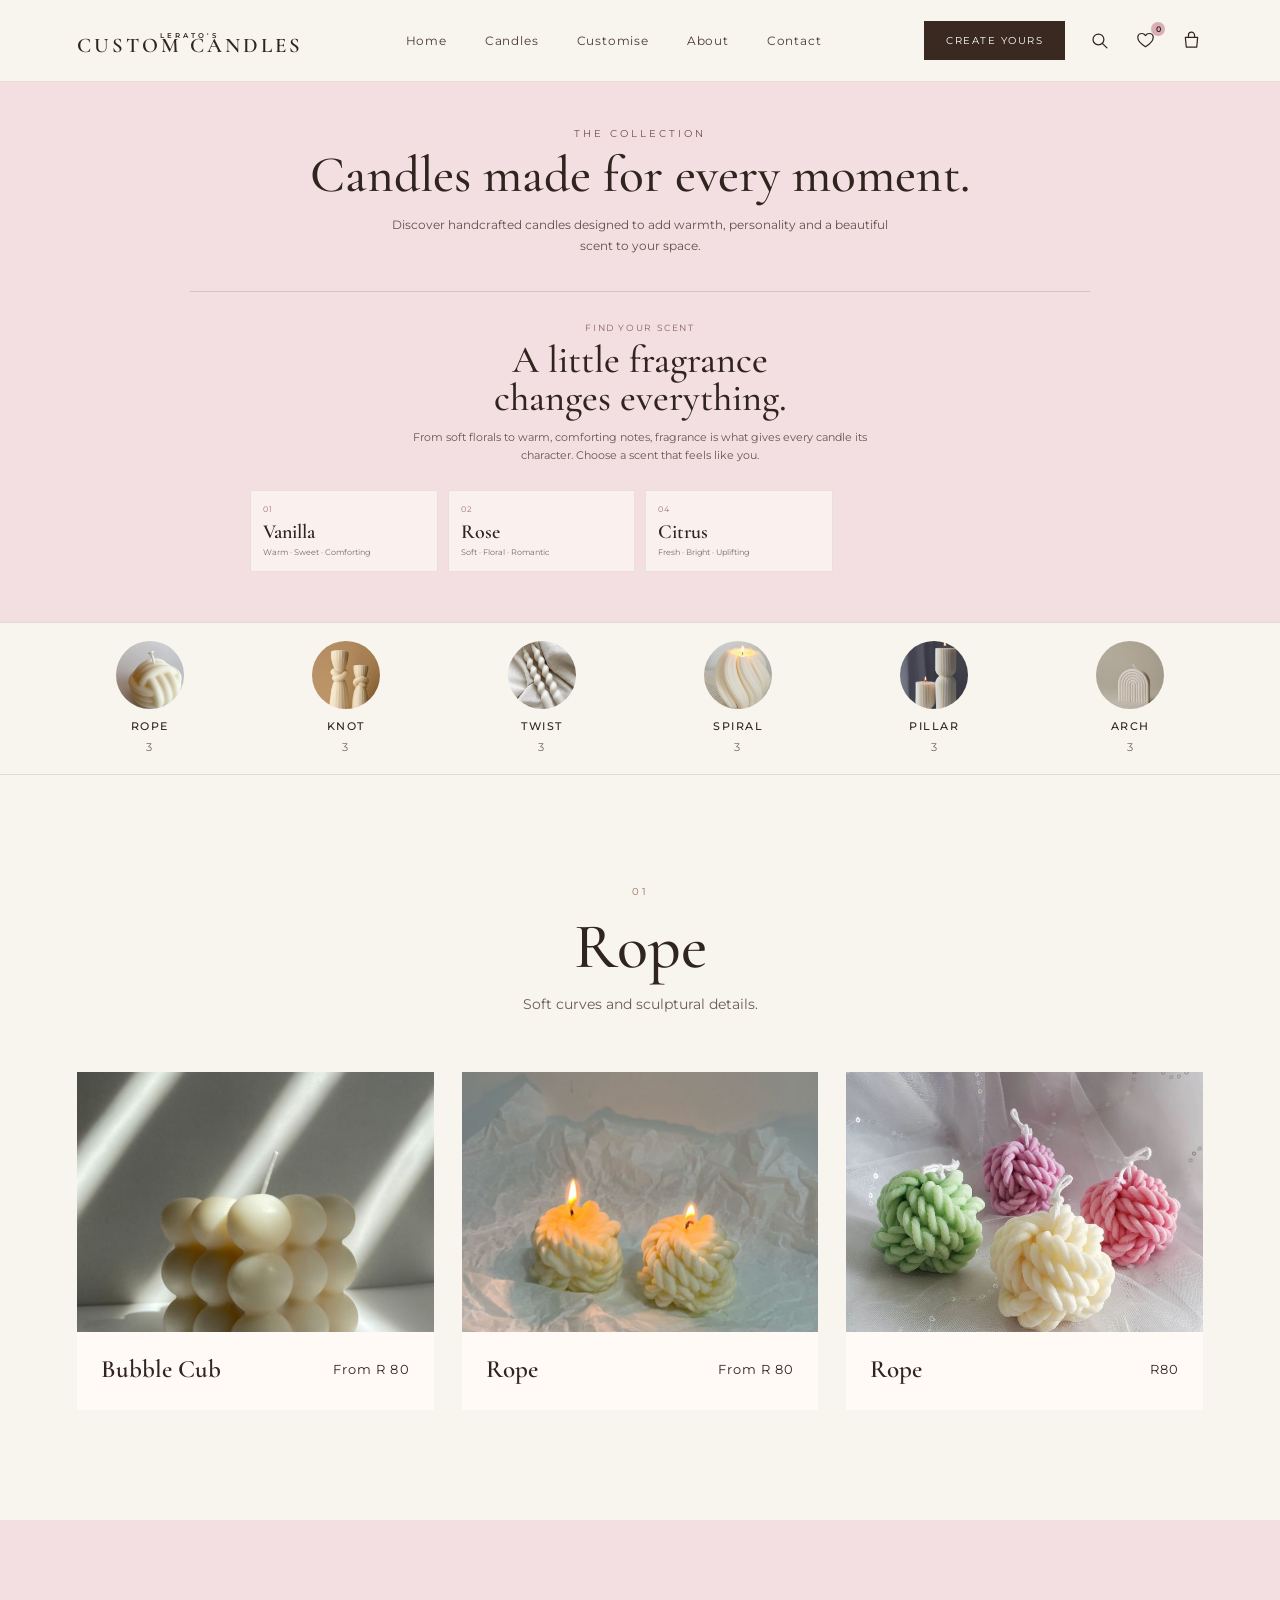
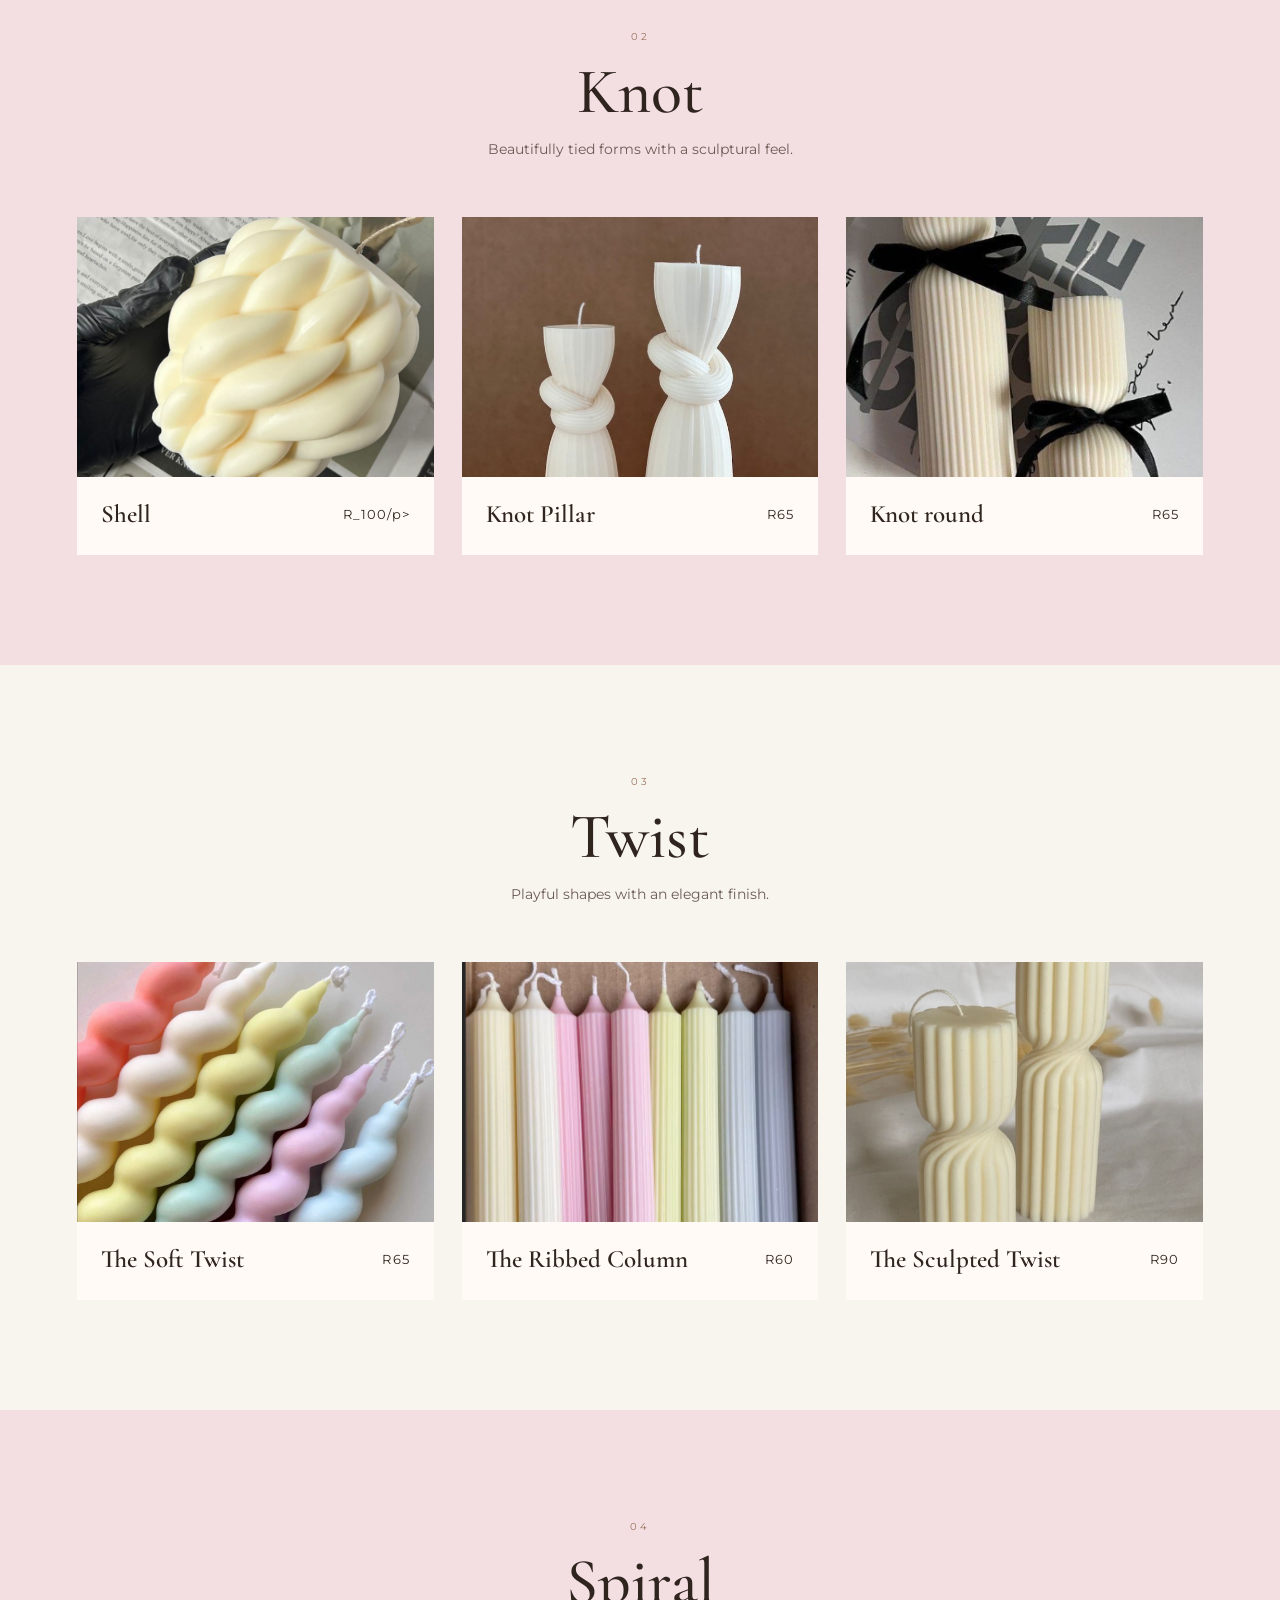
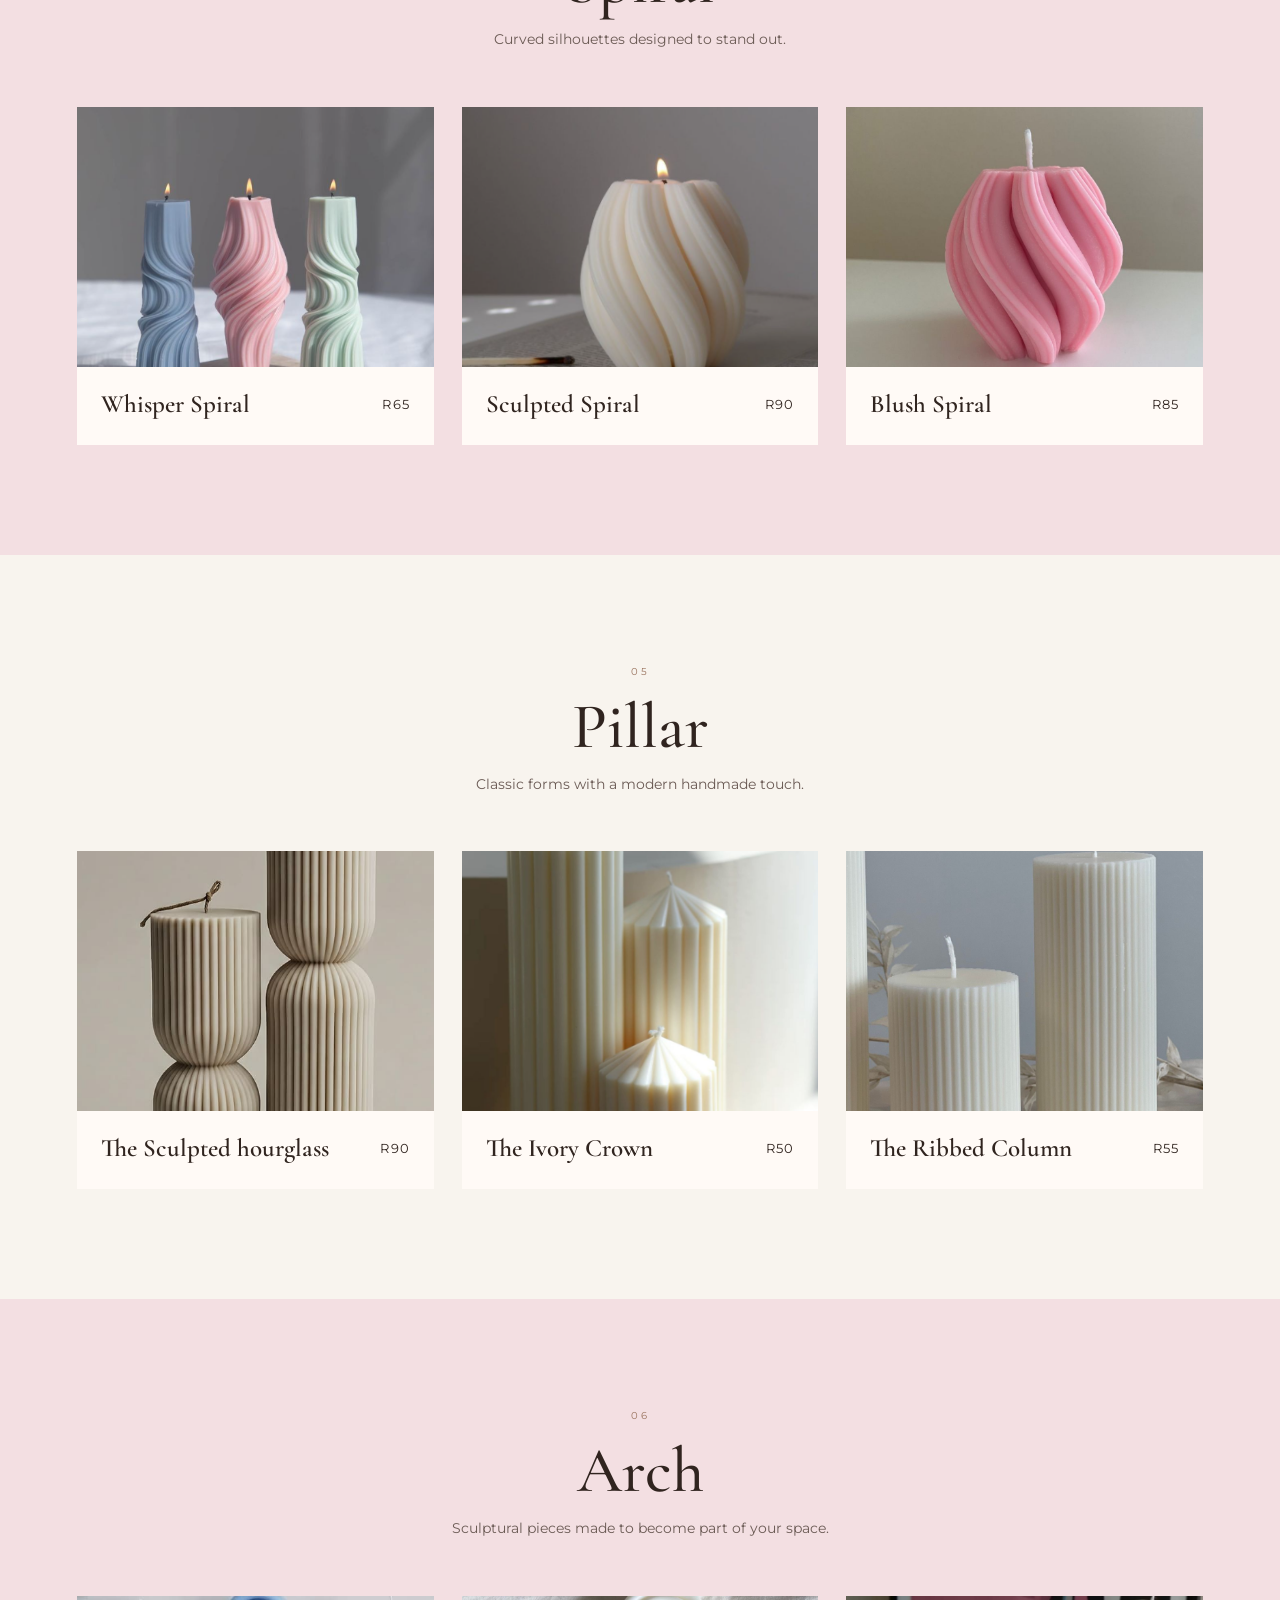
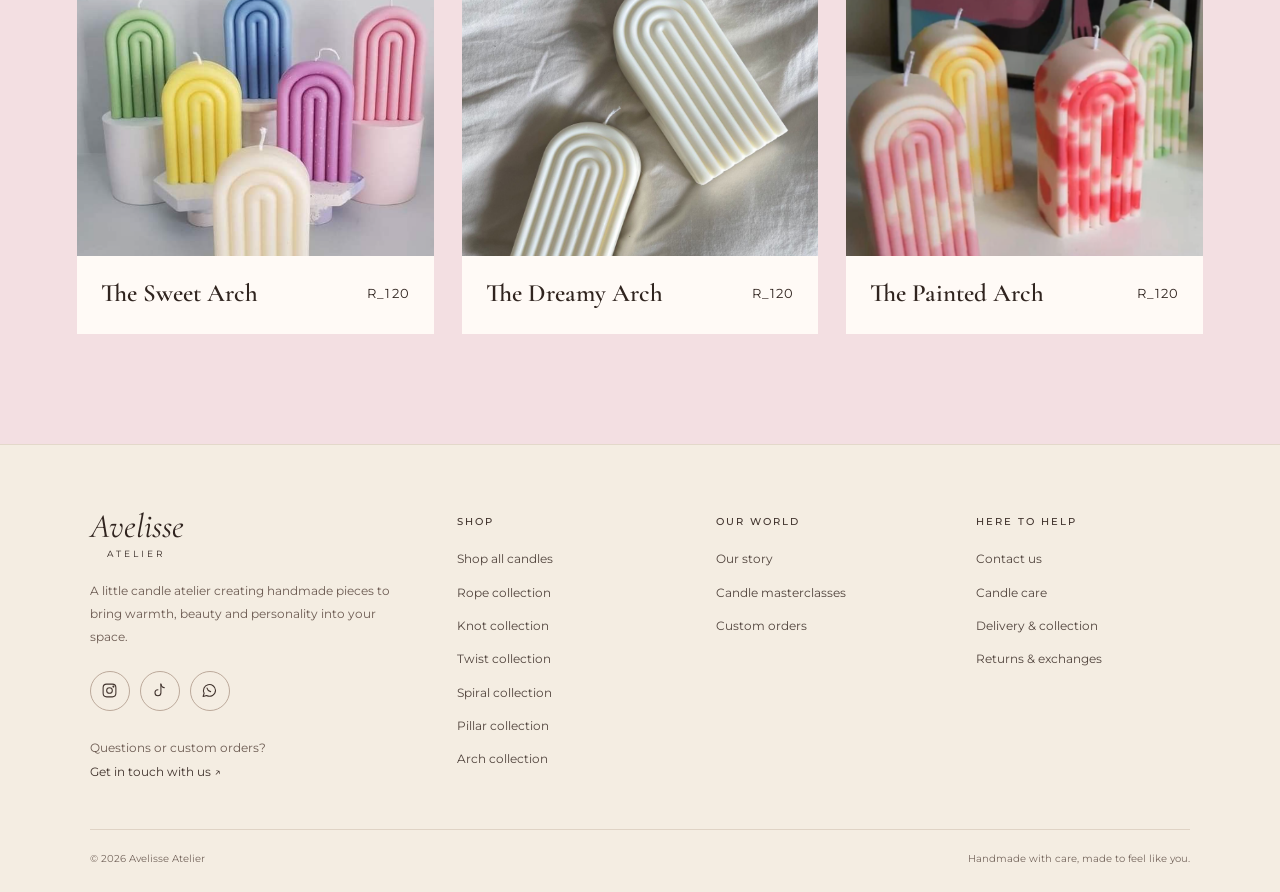
<file: candles.html>
<!DOCTYPE html>
<html lang="en">
<head>
    <meta charset="UTF-8">
    <meta name="viewport" content="width=device-width, initial-scale=1.0">

    <title>Lerato's Custom Candles | Collection</title>

    <link rel="stylesheet" href="style.css">

    <!-- Google Fonts -->
    <link rel="preconnect" href="https://fonts.googleapis.com">
    <link rel="preconnect" href="https://fonts.gstatic.com" crossorigin>

    <link href="https://fonts.googleapis.com/css2?family=Cormorant+Garamond:wght@400;500;600;700&family=Montserrat:wght@300;400;500;600&display=swap" rel="stylesheet">
</head>

<body>

    <!-- NAVBAR -->
<header class="navbar">

    <div class="logo">
        <span>LERATO'S</span>
        <small>CUSTOM CANDLES</small>
    </div>

    <nav class="nav-links">

        <a href="index.html">Home</a>

        <a href="candles.html" class="active">Candles</a>

        <a href="index.html#customise">Customise</a>

        <a href="index.html#about">About</a>

        <a href="index.html#contact">Contact</a>

    </nav>


    <div class="nav-actions">

        <!-- CREATE YOURS -->
        <a href="index.html#customise" class="nav-button">
            Create Yours
        </a>


        <!-- SEARCH -->
        <button
            class="nav-icon"
            id="searchButton"
            aria-label="Search candles"
        >

            <svg viewBox="0 0 24 24">

                <circle
                    cx="10.8"
                    cy="10.8"
                    r="6.2"
                ></circle>

                <line
                    x1="15.5"
                    y1="15.5"
                    x2="20.5"
                    y2="20.5"
                ></line>

            </svg>

        </button>


        <!-- WISHLIST -->
        <button
            class="nav-icon"
            id="wishlistButton"
            aria-label="Saved candles"
        >

            <svg viewBox="0 0 24 24">

                <path d="
                    M20.8 8.6
                    C20.8 12.9 16.3 16.5 12 19.2
                    C7.7 16.5 3.2 12.9 3.2 8.6
                    C3.2 5.8 5.2 4 7.8 4
                    C9.6 4 11.1 5 12 6.4
                    C12.9 5 14.4 4 16.2 4
                    C18.8 4 20.8 5.8 20.8 8.6Z
                "></path>

            </svg>

            <span
                class="nav-count"
                id="wishlistCount"
            >0</span>

        </button>


        <!-- SHOPPING BAG -->
        <button
            class="nav-icon"
            id="cartButton"
            aria-label="Shopping cart"
        >

            <svg viewBox="0 0 24 24">

                <path d="M5 8.5h14l-1 11H6l-1-11Z"></path>

                <path d="
                    M8.5 8.5
                    V6
                    A3.5 3.5 0 0 1 15.5 6
                    V8.5
                "></path>

            </svg>

            <span
                class="nav-count"
                id="cartCount"
            >0</span>

        </button>

    </div>

</header>


<!-- SHOP INTRO -->

<section class="shop-hero">

    <p class="eyebrow">THE COLLECTION</p>

    <h1>Candles made for every moment.</h1>

    <p class="shop-intro">
        Discover handcrafted candles designed to add warmth,
        personality and a beautiful scent to your space.
    </p>


    <!-- SCENT INTRO -->

    <div class="scent-intro">

        <p class="scent-label">FIND YOUR SCENT</p>

        <h2>
            A little fragrance<br>
            changes everything.
        </h2>

        <p class="scent-description">
            From soft florals to warm, comforting notes,
            fragrance is what gives every candle its character.
            Choose a scent that feels like you.
        </p>


        <div class="scent-list">

            <div class="scent-item">
                <span>01</span>
                <strong>Vanilla</strong>
                <small>Warm · Sweet · Comforting</small>
            </div>

            <div class="scent-item">
                <span>02</span>
                <strong>Rose</strong>
                <small>Soft · Floral · Romantic</small>
            </div>

            <div class="scent-item">
                <span>04</span>
                <strong>Citrus</strong>
                <small>Fresh · Bright · Uplifting</small>
            </div>

        </div>

    </div>

</section>



        <!-- CATEGORY NAVIGATION -->

<section class="category-navigation">

    <a href="#rope" class="category-item">

        <div class="category-image">
            <img src="images/pic21.png" alt="Rope candles">
        </div>

        <span>ROPE</span>
        <small>3</small>

    </a>


    <a href="#knot" class="category-item">

        <div class="category-image">
            <img src="images/pic22.png" alt="Knot candles">
        </div>

        <span>KNOT</span>
        <small>3</small>

    </a>


    <a href="#twist" class="category-item">

        <div class="category-image">
            <img src="images/pic23.png" alt="Twist candles">
        </div>

        <span>TWIST</span>
        <small>3</small>

    </a>


    <a href="#spiral" class="category-item">

        <div class="category-image">
            <img src="images/pic24.png" alt="Spiral candles">
        </div>

        <span>SPIRAL</span>
        <small>3</small>

    </a>


    <a href="#pillar" class="category-item">

        <div class="category-image">
            <img src="images/pic25.png" alt="Pillar candles">
        </div>

        <span>PILLAR</span>
        <small>3</small>

    </a>


    <a href="#arch" class="category-item">

        <div class="category-image">
            <img src="images/pic26.png" alt="Arch candles">
        </div>

        <span>ARCH</span>
        <small>3</small>

    </a>

</section>
        


        <!-- =========================
             ROPE COLLECTION
        ========================== -->

        <section class="shop-category" id="rope">

    <div class="category-heading">
        <p class="eyebrow">01</p>
        <h2>Rope</h2>
        <p>Soft curves and sculptural details.</p>
    </div>

    <div class="shop-grid">
        
        <a href="product.html?id=rope1" class="shop-card">

    <div class="shop-image">
        <img src="images/pic27.png" alt="Candle Name">
    </div>

    <div class="shop-info">
        <h3>Bubble Cub</h3>
        <p>From R 80</p>
    </div>

</a>


                <a href="product.html?id=rope2" class="shop-card">

    <div class="shop-image">
        <img src="images/pic9.png" alt="Candle Name">
    </div>

    <div class="shop-info">
        <h3>Rope</h3>
        <p>From R 80</p>
    </div>

</a>

                <a href="product.html?id=rope3" class="shop-card">


                    <div class="shop-image">
                        <img src="images/pic8.png" alt="Rope candle">
                    </div>

                    <div class="shop-info">
                        <h3>Rope</h3>
                        <p>R80</p>
                    </div>

                </a>

            </div>

        </section>


        <!-- =========================
             KNOT COLLECTION
        ========================== -->

        <section class="shop-category" id="knot">

            <div class="category-heading">
                <p class="eyebrow">02</p>
                <h2>Knot</h2>
                <p>Beautifully tied forms with a sculptural feel.</p>
            </div>

            <div class="shop-grid">

                <a href="product.html?id=knot1" class="shop-card">
                

                    <div class="shop-image">
                        <img src="images/pic16.jpg" alt="Knot candle">
                    </div>

                    <div class="shop-info">
                        <h3>Shell</h3>
                        <p>R_100/p>
                    </div>

                </a>


                <a href="product.html?id=knot2" class="shop-card">

                    <div class="shop-image">
                        <img src="images/pic28.png" alt="Knot candle">
                    </div>

                    <div class="shop-info">
                        <h3>Knot Pillar</h3>
                        <p>R65</p>
                    </div>

                </a>


                <a href="product.html?id=knot3" class="shop-card">

                    <div class="shop-image">
                        <img src="images/pic29.png" alt="Knot candle">
                    </div>

                    <div class="shop-info">
                        <h3>Knot round</h3>
                        <p>R65</p>
                    </div>

                </a>

            </div>

        </section>


        <!-- =========================
     TWIST COLLECTION
========================== -->

<section class="shop-category" id="twist">

    <div class="category-heading">
        <p class="eyebrow">03</p>
        <h2>Twist</h2>
        <p>Playful shapes with an elegant finish.</p>
    </div>

    <div class="shop-grid">

        <!-- TWIST 1 -->
        <a href="product.html?id=twist1" class="shop-card">

            <div class="shop-image">
                <img src="images/pic11.png" alt="The Soft Twist">
            </div>

            <div class="shop-info">
                <h3>The Soft Twist</h3>
                <p>R65</p>
            </div>

        </a>


        <!-- TWIST 2 -->
        <a href="product.html?id=twist2" class="shop-card">

            <div class="shop-image">
                <img src="images/pic12.png" alt="The Ribbed Column">
            </div>

            <div class="shop-info">
                <h3>The Ribbed Column</h3>
                <p>R60</p>
            </div>

        </a>


        <!-- TWIST 3 -->
        <a href="product.html?id=twist3" class="shop-card">

            <div class="shop-image">
                <img src="images/pic13.png" alt="The Sculpted Twist">
            </div>

            <div class="shop-info">
                <h3>The Sculpted Twist</h3>
                <p>R90</p>
            </div>

        </a>

    </div>

</section>


        <!-- =========================
             SPIRAL COLLECTION
        ========================== -->

        <section class="shop-category" id="spiral"> 

            <div class="category-heading">
                <p class="eyebrow">04</p>
                <h2>Spiral</h2>
                <p>Curved silhouettes designed to stand out.</p>
            </div>

            <div class="shop-grid">

                <a href="product.html?id=spiral1" class="shop-card">

                    <div class="shop-image">
                        <img src="images/pic14.png" alt="Spiral candle">
                    </div>

                    <div class="shop-info">
                        <h3>Whisper Spiral</h3>
                        <p>R65</p>
                    </div>

                </a>

                
                 <a href="product.html?id=spiral2" class="shop-card">
                    <div class="shop-image">
                        <img src="images/pic10.png" alt="Spiral candle">
                    </div>

                    <div class="shop-info">
                        <h3>Sculpted Spiral</h3>
                        <p>R90</p>
                    </div>

                </a>


                <a href="product.html?id=spiral3" class="shop-card">

                    <div class="shop-image">
                        <img src="images/pic30.png" alt="Spiral candle">
                    </div>

                    <div class="shop-info">
                        <h3>Blush Spiral</h3>
                        <p>R85</p>
                    </div>

                </a>

            </div>

        </section>


        <!-- =========================
             PILLAR COLLECTION
        ========================== -->

        <section class="shop-category" id="pillar">

            <div class="category-heading">
                <p class="eyebrow">05</p>
                <h2>Pillar</h2>
                <p>Classic forms with a modern handmade touch.</p>
            </div>

            <div class="shop-grid">

                <a href="product.html?id=pillar1" class="shop-card">

                    <div class="shop-image">
                        <img src="images/pic31.png" alt="Pillar candle">
                    </div>

                    <div class="shop-info">
                        <h3>The Sculpted hourglass</h3>
                        <p>R90</p>
                    </div>

                </a>


                 <a href="product.html?id=pillar2" class="shop-card">

                    <div class="shop-image">
                        <img src="images/pic32.png" alt="Pillar candle">
                    </div>

                    <div class="shop-info">
                        <h3>The Ivory Crown</h3>
                        <p>R50</p>
                    </div>

                </a>


                 <a href="product.html?id=pillar3" class="shop-card">

                    <div class="shop-image">
                        <img src="images/pic33.png" alt="Pillar candle">
                    </div>

                    <div class="shop-info">
                        <h3>The Ribbed Column</h3>
                        <p>R55</p>
                    </div>

                </a>

            </div>

        </section>


        <!-- =========================
             ARCH COLLECTION
        ========================== -->

        <section class="shop-category" id="arch">

            <div class="category-heading">
                <p class="eyebrow">06</p>
                <h2>Arch</h2>
                <p>Sculptural pieces made to become part of your space.</p>
            </div>

            <div class="shop-grid">

                <a href="product.html?id=arch1" class="shop-card">

                    <div class="shop-image">
                        <img src="images/pic19.png" alt="Arch candle">
                    </div>

                    <div class="shop-info">
                        <h3>The Sweet Arch</h3>
                        <p>R_120</p>
                    </div>

                </a>


                <a href="product.html?id=arch2" class="shop-card">

                    <div class="shop-image">
                        <img src="images/pic18.png" alt="Arch candle">
                    </div>

                    <div class="shop-info">
                        <h3>The Dreamy Arch</h3>
                        <p>R_120</p>
                    </div>

                </a>


                <a href="product.html?id=arch3" class="shop-card">

                    <div class="shop-image">
                        <img src="images/pic15.png" alt="Arch candle">
                    </div>

                    <div class="shop-info">
                        <h3>The Painted Arch</h3>
                        <p>R_120</p>
                    </div>

                </a>

            </div>

        </section>

    </main>


<!-- AVELISSE ATELIER SHOP FOOTER -->
<footer class="shop-footer">

    <div class="shop-footer-inner">

        <!-- BRAND -->
        <div class="shop-footer-brand">

            <a href="index.html" class="shop-footer-logo">
                Avelisse
                <span>ATELIER</span>
            </a>

            <p class="shop-footer-intro">
                A little candle atelier creating handmade pieces
                to bring warmth, beauty and personality into your space.
            </p>

            <!-- SOCIAL ICONS -->
            <div class="shop-footer-socials">

                <a href="#" aria-label="Instagram">
                    <svg viewBox="0 0 24 24">
                        <rect x="3" y="3" width="18" height="18" rx="5"/>
                        <circle cx="12" cy="12" r="4"/>
                        <circle cx="17.5" cy="6.5" r=".7"/>
                    </svg>
                </a>

                <a href="#" aria-label="TikTok">
                    <svg viewBox="0 0 24 24">
                        <path d="M14 3v12.2a4.2 4.2 0 1 1-4.2-4.2"/>
                        <path d="M14 3c.5 3 2.4 4.8 5 5"/>
                    </svg>
                </a>

                <a href="#" aria-label="WhatsApp">
                    <svg viewBox="0 0 24 24">
                        <path d="M20.5 11.7a8.5 8.5 0 0 1-12.6 7.4L3 20.5l1.4-4.6a8.5 8.5 0 1 1 16.1-4.2Z"/>
                        <path d="M8.5 8.5c.7 3 2.1 4.4 5.1 5.1"/>
                    </svg>
                </a>

            </div>

            <p class="shop-footer-contact">
                Questions or custom orders?<br>
                <a href="index.html#contact">Get in touch with us ↗</a>
            </p>

        </div>

        <!-- SHOP -->
        <div class="shop-footer-column">
            <h3>SHOP</h3>
            <a href="candles.html">Shop all candles</a>
            <a href="candles.html#rope">Rope collection</a>
            <a href="candles.html#knot">Knot collection</a>
            <a href="candles.html#twist">Twist collection</a>
            <a href="candles.html#spiral">Spiral collection</a>
            <a href="candles.html#pillar">Pillar collection</a>
            <a href="candles.html#arch">Arch collection</a>
        </div>

        <!-- OUR WORLD -->
        <div class="shop-footer-column">
            <h3>OUR WORLD</h3>
            <a href="story.html">Our story</a>
            <a href="masterclass.html">Candle masterclasses</a>
            <a href="index.html#contact">Custom orders</a>
        </div>

        <!-- HELP -->
        <div class="shop-footer-column">
            <h3>HERE TO HELP</h3>
            <a href="index.html#contact">Contact us</a>
            <a href="index.html#contact">Candle care</a>
            <a href="index.html#contact">Delivery &amp; collection</a>
            <a href="index.html#contact">Returns &amp; exchanges</a>
        </div>

    </div>

    <div class="shop-footer-bottom">
        <p>© 2026 Avelisse Atelier</p>
        <p>Handmade with care, made to feel like you.</p>
    </div>

</footer>


<script>
document.addEventListener("DOMContentLoaded", function () {
    function updateCartCount() {
        let cart = [];

        try {
            cart = JSON.parse(
                localStorage.getItem("avelisseCart") || "[]"
            );
        } catch (error) {
            cart = [];
        }

        const count = cart.reduce(function (total, item) {
            return total + (Number(item.quantity) || 0);
        }, 0);

        const badge = document.getElementById("cartCount");

        if (badge) {
            badge.textContent = count;
            badge.style.display = count > 0 ? "inline-flex" : "none";
        }
    }

    updateCartCount();

    const cartButton = document.getElementById("cartButton");

    if (cartButton) {
        cartButton.addEventListener("click", function () {
            window.location.href = "cart.html";
        });
    }
});
</script>

</body>
</html>
</file>
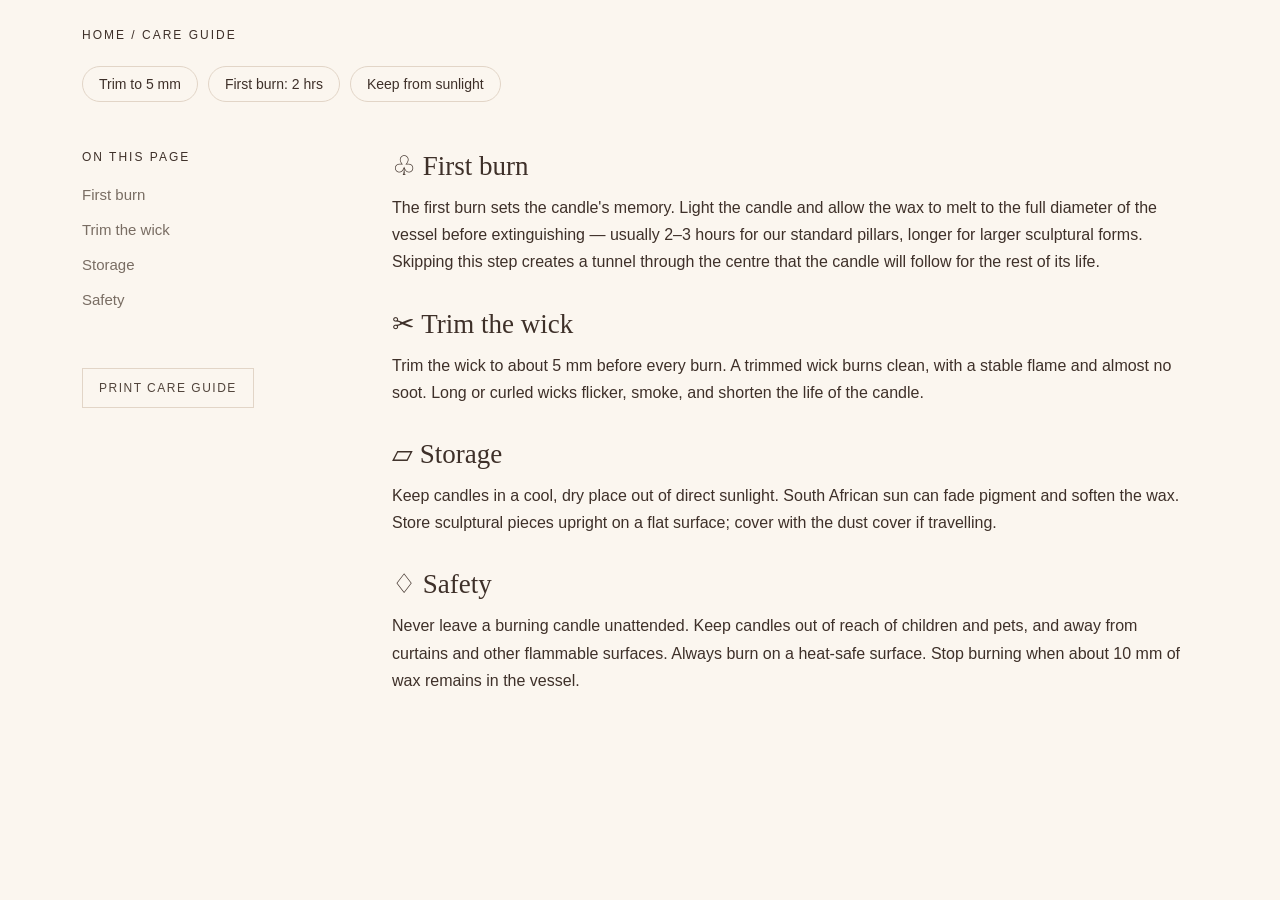
<file: care-guide.html>
<!DOCTYPE html>
<html lang="en">
<head>
    <meta charset="UTF-8">
    <meta name="viewport" content="width=device-width, initial-scale=1.0">
    <title>Candle Care Guide | Avelisse Atelier</title>
    <link rel="stylesheet" href="style.css">
</head>
<body class="care-guide-page">

    <main class="care-guide">
        <div class="care-breadcrumb">
            <a href="index.html">HOME</a> / CARE GUIDE
        </div>

        <div class="care-highlights">
            <span>Trim to 5 mm</span>
            <span>First burn: 2 hrs</span>
            <span>Keep from sunlight</span>
        </div>

        <div class="care-layout">
            <aside class="care-sidebar">
                <p class="care-sidebar-title">ON THIS PAGE</p>
                <a href="#first-burn">First burn</a>
                <a href="#trim-wick">Trim the wick</a>
                <a href="#storage">Storage</a>
                <a href="#safety">Safety</a>

                <button class="care-print" onclick="window.print()">
                    PRINT CARE GUIDE
                </button>
            </aside>

            <div class="care-content">
                <section id="first-burn" class="care-section">
                    <h2>♧ First burn</h2>
                    <p>
                        The first burn sets the candle's memory. Light the
                        candle and allow the wax to melt to the full diameter
                        of the vessel before extinguishing — usually 2–3 hours
                        for our standard pillars, longer for larger sculptural
                        forms. Skipping this step creates a tunnel through the
                        centre that the candle will follow for the rest of its life.
                    </p>
                </section>

                <section id="trim-wick" class="care-section">
                    <h2>✂ Trim the wick</h2>
                    <p>
                        Trim the wick to about 5 mm before every burn. A trimmed
                        wick burns clean, with a stable flame and almost no soot.
                        Long or curled wicks flicker, smoke, and shorten the life
                        of the candle.
                    </p>
                </section>

                <section id="storage" class="care-section">
                    <h2>▱ Storage</h2>
                    <p>
                        Keep candles in a cool, dry place out of direct sunlight.
                        South African sun can fade pigment and soften the wax.
                        Store sculptural pieces upright on a flat surface; cover
                        with the dust cover if travelling.
                    </p>
                </section>

                <section id="safety" class="care-section">
                    <h2>♢ Safety</h2>
                    <p>
                        Never leave a burning candle unattended. Keep candles
                        out of reach of children and pets, and away from curtains
                        and other flammable surfaces. Always burn on a heat-safe
                        surface. Stop burning when about 10 mm of wax remains
                        in the vessel.
                    </p>
                </section>
            </div>
        </div>
    </main>

</body>
</html>
</file>
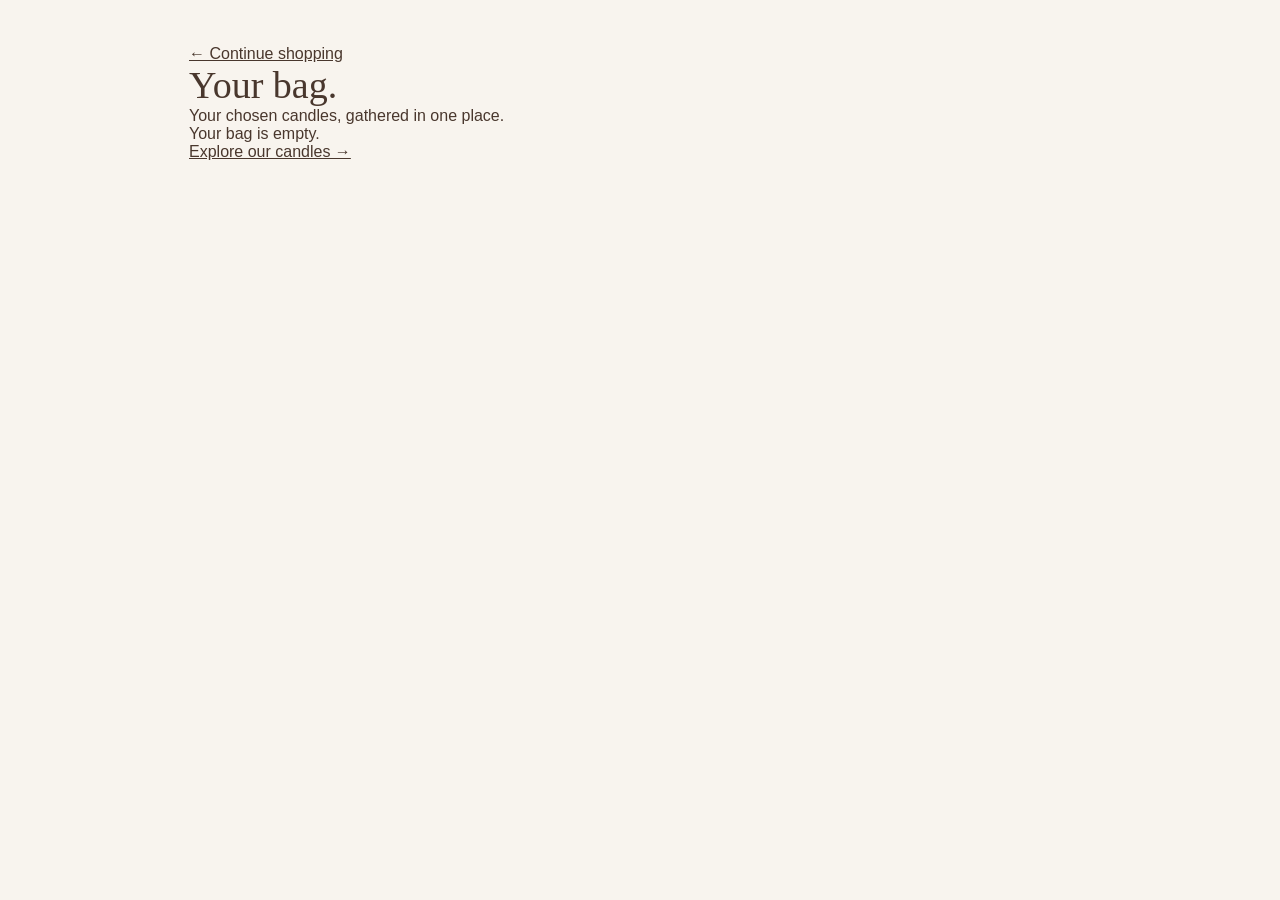
<file: cart.html>
<!DOCTYPE html>
<html lang="en">
<head>
    <meta charset="UTF-8">
    <meta name="viewport" content="width=device-width, initial-scale=1.0">
    <title>Your Bag | Avelisse Atelier</title>
    <link rel="stylesheet" href="style.css">

    <style>
        .cart-page {
            max-width: 950px;
            margin: auto;
            padding: 45px 24px 80px;
            color: #49372d;
        }

        .cart-page h1 {
            font-family: Georgia, serif;
            font-size: 38px;
            font-weight: 400;
        }

        .cart-item {
            display: grid;
            grid-template-columns: 100px 1fr auto;
            gap: 20px;
            align-items: center;
            padding: 22px 0;
            border-bottom: 1px solid #e2d5c7;
        }

        .cart-item img {
            width: 100px;
            height: 110px;
            object-fit: cover;
        }

        .cart-item h2 {
            font-family: Georgia, serif;
            font-size: 22px;
            font-weight: 400;
        }

        .cart-item button {
            background: transparent;
            border: 1px solid #d9cabc;
            padding: 6px 10px;
            cursor: pointer;
        }

        .cart-total {
            margin-top: 30px;
            text-align: right;
            font-size: 20px;
        }

        .checkout-link {
            display: block;
            width: fit-content;
            margin: 20px 0 12px auto;
            padding: 14px 22px;
            background: #302a26;
            color: #fff;
            text-decoration: none;
            letter-spacing: 1.5px;
            font-size: 12px;
        }

        .checkout-link:hover {
            opacity: .88;
        }

        .cart-empty a,
        .continue-shopping {
            color: #49372d;
        }

        @media (max-width: 550px) {
            .cart-item {
                grid-template-columns: 75px 1fr;
                gap: 12px;
            }

            .cart-item img {
                width: 75px;
                height: 90px;
            }

            .cart-item .item-price {
                grid-column: 2;
            }
        }
    </style>
</head>

<body>
    <main class="cart-page">
        <a class="continue-shopping" href="candles.html">
            ← Continue shopping
        </a>

        <h1>Your bag.</h1>
        <p>Your chosen candles, gathered in one place.</p>

        <div id="cartItems"></div>

        <div id="cartSummary" hidden>
            <div class="cart-total">
                Subtotal: <strong id="cartTotal">R 0</strong>
            </div>
            <p>
                Delivery and final order details will be confirmed
                when you place your order.
            </p>
            <a class="checkout-link" href="checkout.html">CONTINUE TO CHECKOUT →</a>
            <button id="clearCart" type="button">Clear bag</button>
        </div>
    </main>

    <script>
        const cartItems = document.getElementById("cartItems");
        const cartSummary = document.getElementById("cartSummary");
        const cartTotal = document.getElementById("cartTotal");

        function getCart() {
            try {
                return JSON.parse(
                    localStorage.getItem("avelisseCart") || "[]"
                );
            } catch (error) {
                return [];
            }
        }

        function renderCart() {
            const cart = getCart();
            cartItems.innerHTML = "";

            if (cart.length === 0) {
                cartSummary.hidden = true;
                cartItems.innerHTML =
                    '<div class="cart-empty"><p>Your bag is empty.</p>' +
                    '<a href="candles.html">Explore our candles →</a></div>';
                return;
            }

            let total = 0;

            cart.forEach(function (item, index) {
                const price = Number(item.price) || 0;
                const quantity = Number(item.quantity) || 1;
                total += price * quantity;

                const row = document.createElement("div");
                row.className = "cart-item";

                const image = document.createElement("img");
                image.src = item.image;
                image.alt = item.name;

                const details = document.createElement("div");
                const name = document.createElement("h2");
                name.textContent = item.name;

                const quantityText = document.createElement("p");
                quantityText.textContent = "Quantity: " + quantity;

                const controls = document.createElement("div");

                const minus = document.createElement("button");
                minus.textContent = "−";
                minus.setAttribute("aria-label", "Decrease quantity");

                minus.addEventListener("click", function () {
                    const updated = getCart();
                    updated[index].quantity--;

                    if (updated[index].quantity <= 0) {
                        updated.splice(index, 1);
                    }

                    localStorage.setItem(
                        "avelisseCart",
                        JSON.stringify(updated)
                    );
                    renderCart();
                });

                const plus = document.createElement("button");
                plus.textContent = "+";
                plus.setAttribute("aria-label", "Increase quantity");

                plus.addEventListener("click", function () {
                    const updated = getCart();
                    updated[index].quantity++;

                    localStorage.setItem(
                        "avelisseCart",
                        JSON.stringify(updated)
                    );
                    renderCart();
                });

                controls.append(minus, plus);
                details.append(name, quantityText, controls);

                const itemPrice = document.createElement("strong");
                itemPrice.className = "item-price";
                itemPrice.textContent =
                    "R " + (price * quantity).toFixed(2).replace(".00", "");

                row.append(image, details, itemPrice);
                cartItems.appendChild(row);
            });

            cartTotal.textContent =
                "R " + total.toFixed(2).replace(".00", "");
            cartSummary.hidden = false;
        }

        document.getElementById("clearCart").addEventListener(
            "click",
            function () {
                localStorage.removeItem("avelisseCart");
                renderCart();
            }
        );

        renderCart();
    </script>
</body>
</html>
</file>
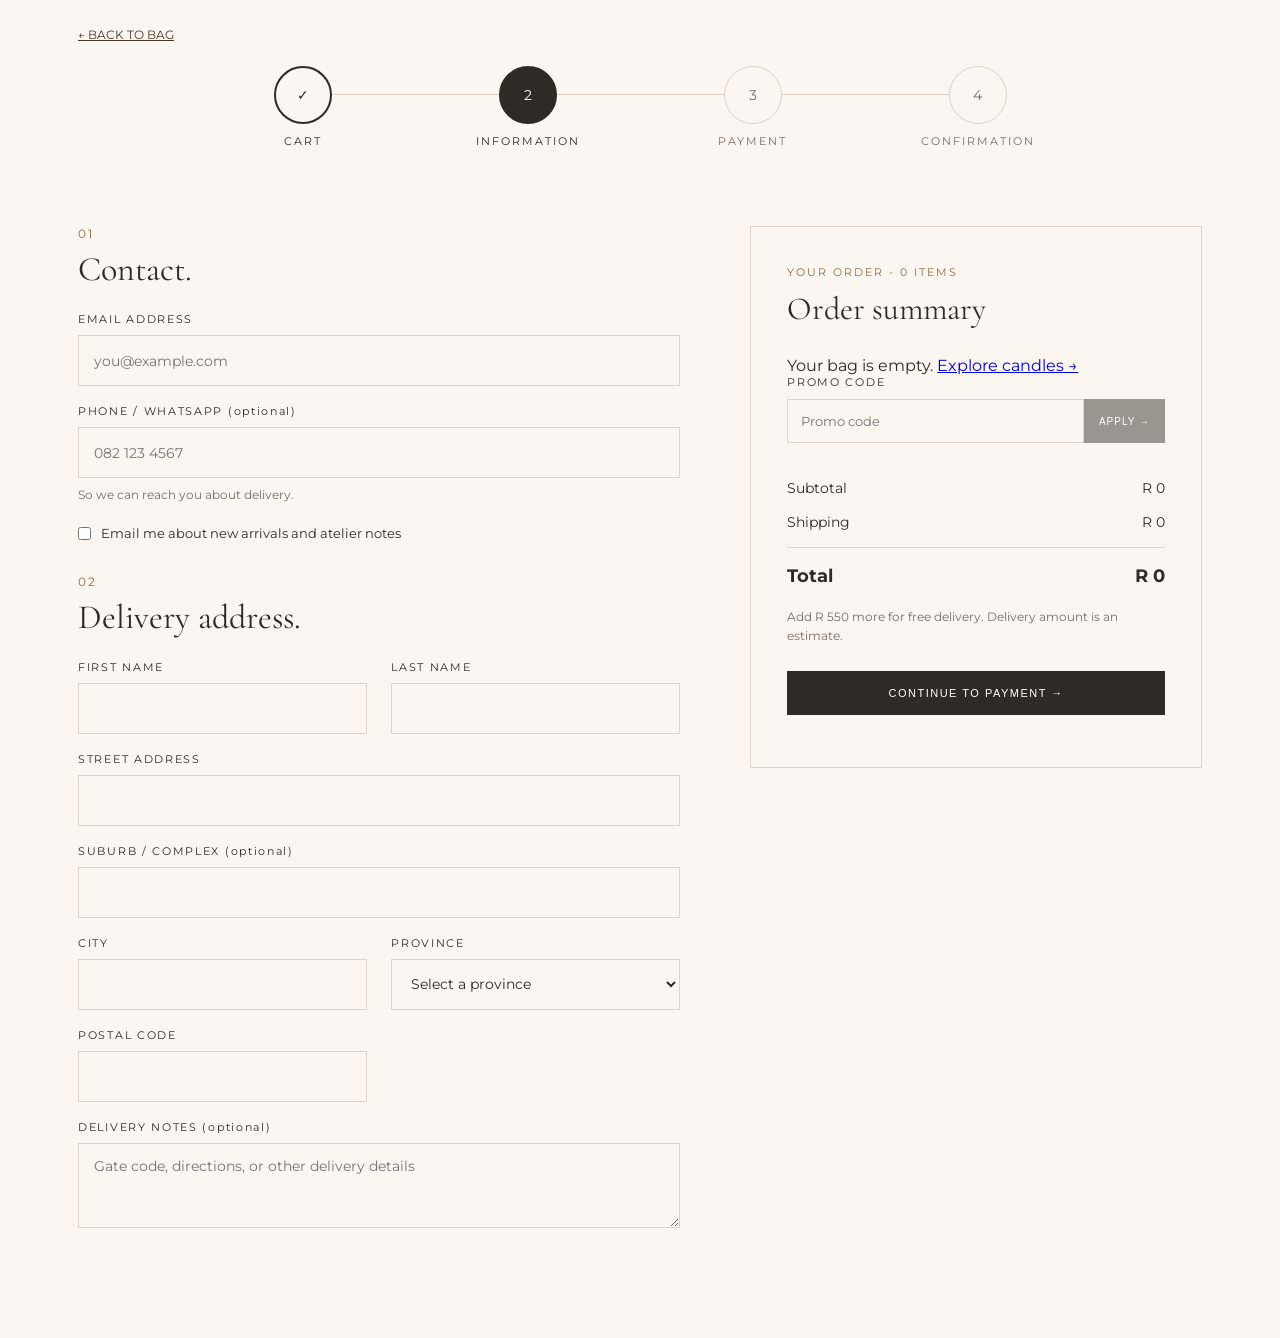
<file: checkout.html>
<!DOCTYPE html>
<html lang="en">
<head>
    <meta charset="UTF-8">
    <meta name="viewport" content="width=device-width, initial-scale=1.0">
    <title>Checkout | Avelisse Atelier</title>
    <link rel="stylesheet" href="style.css">
    <link rel="preconnect" href="https://fonts.googleapis.com">
    <link rel="preconnect" href="https://fonts.gstatic.com" crossorigin>
    <link href="https://fonts.googleapis.com/css2?family=Cormorant+Garamond:wght@400;500;600&family=Montserrat:wght@300;400;500;600&display=swap" rel="stylesheet">
    <style>
        body {
            margin: 0;
            background: #fbf6ef;
            color: #302a26;
            font-family: Montserrat, Arial, sans-serif;
        }
        * { box-sizing: border-box; }
        .checkout-wrap { max-width: 1180px; margin: 0 auto; padding: 24px 28px 80px; }
        .checkout-steps { max-width: 900px; margin: 0 auto 78px; display: grid; grid-template-columns: repeat(4, 1fr); }
        .checkout-step { position: relative; text-align: center; color: #776b61; font-size: 11px; letter-spacing: 2px; }
        .checkout-step:not(:last-child)::after { content: ""; position: absolute; top: 28px; left: 60%; width: 80%; height: 1px; background: #dfd2c5; z-index: 0; }
        .step-circle { width: 58px; height: 58px; border: 1px solid #dfd2c5; border-radius: 50%; display: flex; align-items: center; justify-content: center; margin: 0 auto 10px; background: #fbf6ef; font-size: 14px; letter-spacing: 0; position: relative; z-index: 1; }
        .checkout-step.active { color: #302a26; }
        .checkout-step.active .step-circle { border: 2px solid #302a26; color: #302a26; }
        .checkout-step.current .step-circle { background: #302a26; color: #fff; border-color: #302a26; }
        .checkout-layout { display: grid; grid-template-columns: minmax(0, 1.2fr) minmax(340px, .9fr); gap: 70px; align-items: start; }
        .section-number { font-size: 12px; letter-spacing: 2px; color: #8b6b4c; margin: 0 0 8px; }
        h1, h2 { font-family: "Cormorant Garamond", Georgia, serif; font-weight: 400; }
        .checkout-title { font-size: 34px; margin: 0 0 22px; }
        .checkout-section { margin-bottom: 30px; }
        .form-grid { display: grid; grid-template-columns: 1fr 1fr; gap: 18px 24px; }
        .field { display: flex; flex-direction: column; gap: 9px; min-width: 0; }
        .field.full { grid-column: 1 / -1; }
        .field label { font-size: 11px; letter-spacing: 1.7px; }
        .field input, .field select, .field textarea { width: 100%; min-height: 51px; border: 1px solid #e0d4c7; border-radius: 0; background: transparent; padding: 13px 15px; font: 14px Montserrat, Arial, sans-serif; color: #302a26; }
        .field textarea { min-height: 85px; resize: vertical; }
        .field input:focus, .field select:focus, .field textarea:focus { outline: 1px solid #8c7461; outline-offset: 1px; }
        .helper { margin: -2px 0 0; color: #786d63; font-size: 12px; line-height: 1.6; }
        .newsletter { display: flex; gap: 10px; align-items: flex-start; font-size: 13px; line-height: 1.5; margin: 20px 0 30px; }
        .newsletter input { margin-top: 3px; }
        .order-panel { border: 1px solid #e0d4c7; padding: 38px 36px; }
        .order-eyebrow { font-size: 11px; letter-spacing: 2px; color: #8b6b4c; margin: 0 0 10px; }
        .order-panel h2 { font-size: 32px; margin: 0 0 28px; }
        .order-item { display: grid; grid-template-columns: 75px minmax(0, 1fr) auto; gap: 15px; align-items: start; padding: 0 0 22px; border-bottom: 1px solid #e0d4c7; margin-bottom: 24px; }
        .order-item img { width: 75px; height: 78px; object-fit: cover; background: #f0e7dc; }
        .order-item-name { font: 400 18px "Cormorant Garamond", Georgia, serif; margin: 0 0 4px; }
        .order-item-meta { color: #786d63; font-size: 12px; line-height: 1.6; margin: 0 0 9px; }
        .quantity-controls { display: inline-flex; align-items: center; border: 1px solid #e0d4c7; }
        .quantity-controls button { border: 0; background: transparent; padding: 7px 11px; cursor: pointer; color: #302a26; }
        .quantity-controls span { min-width: 24px; text-align: center; font-size: 12px; }
        .promo-label { display: block; font-size: 11px; letter-spacing: 1.7px; margin-bottom: 10px; }
        .promo-row { display: flex; margin-bottom: 28px; }
        .promo-row input { flex: 1; min-width: 0; padding: 13px; border: 1px solid #e0d4c7; background: transparent; font: 13px Montserrat, Arial, sans-serif; }
        .promo-row button { border: 0; background: #9c958e; color: white; padding: 0 15px; font-size: 10px; letter-spacing: 1px; cursor: pointer; }
        .totals-row { display: flex; justify-content: space-between; gap: 20px; padding: 8px 0; font-size: 14px; }
        .totals-row.total { border-top: 1px solid #e0d4c7; margin-top: 8px; padding-top: 17px; font-size: 18px; }
        .delivery-note { font-size: 12px; color: #786d63; line-height: 1.6; margin: 12px 0 0; }
        .place-order { width: 100%; margin-top: 26px; padding: 16px 12px; background: #302a26; color: #fff; border: 0; letter-spacing: 1.5px; font-size: 11px; cursor: pointer; }
        .form-message { font-size: 13px; line-height: 1.6; margin-top: 14px; }
        .back-link { display: inline-block; margin-bottom: 24px; color: #49372d; font-size: 12px; }
        @media(max-width: 800px) {
            .checkout-wrap { padding: 22px 18px 55px; }
            .checkout-steps { margin-bottom: 45px; }
            .checkout-step { font-size: 9px; letter-spacing: 1px; }
            .step-circle { width: 43px; height: 43px; margin-bottom: 8px; }
            .checkout-step:not(:last-child)::after { top: 21px; }
            .checkout-layout { grid-template-columns: 1fr; gap: 35px; }
            .order-panel { padding: 27px 22px; }
            .checkout-title { font-size: 30px; }
        }
        @media(max-width: 480px) {
            .form-grid { grid-template-columns: 1fr; }
            .field.full { grid-column: auto; }
            .order-item { grid-template-columns: 62px minmax(0, 1fr) auto; gap: 10px; }
            .order-item img { width: 62px; height: 68px; }
            .order-panel { padding: 23px 16px; }
        }
    </style>
</head>
<body>
<main class="checkout-wrap">
    <a class="back-link" href="cart.html">← BACK TO BAG</a>

    <div class="checkout-steps" aria-label="Checkout progress">
        <div class="checkout-step active"><div class="step-circle">✓</div>CART</div>
        <div class="checkout-step active current"><div class="step-circle">2</div>INFORMATION</div>
        <div class="checkout-step"><div class="step-circle">3</div>PAYMENT</div>
        <div class="checkout-step"><div class="step-circle">4</div>CONFIRMATION</div>
    </div>

    <div class="checkout-layout">
        <form id="checkoutForm">
            <section class="checkout-section">
                <p class="section-number">01</p>
                <h1 class="checkout-title">Contact.</h1>
                <div class="form-grid">
                    <div class="field full">
                        <label for="email">EMAIL ADDRESS</label>
                        <input id="email" name="email" type="email" placeholder="you@example.com" required>
                    </div>
                    <div class="field full">
                        <label for="phone">PHONE / WHATSAPP (optional)</label>
                        <input id="phone" name="phone" type="tel" placeholder="082 123 4567">
                        <p class="helper">So we can reach you about delivery.</p>
                    </div>
                </div>
                <label class="newsletter"><input type="checkbox" name="newsletter"> <span>Email me about new arrivals and atelier notes</span></label>
            </section>

            <section class="checkout-section">
                <p class="section-number">02</p>
                <h2 class="checkout-title">Delivery address.</h2>
                <div class="form-grid">
                    <div class="field">
                        <label for="firstName">FIRST NAME</label>
                        <input id="firstName" name="firstName" autocomplete="given-name" required>
                    </div>
                    <div class="field">
                        <label for="lastName">LAST NAME</label>
                        <input id="lastName" name="lastName" autocomplete="family-name" required>
                    </div>
                    <div class="field full">
                        <label for="street">STREET ADDRESS</label>
                        <input id="street" name="street" autocomplete="street-address" required>
                    </div>
                    <div class="field full">
                        <label for="suburb">SUBURB / COMPLEX (optional)</label>
                        <input id="suburb" name="suburb">
                    </div>
                    <div class="field">
                        <label for="city">CITY</label>
                        <input id="city" name="city" autocomplete="address-level2" required>
                    </div>
                    <div class="field">
                        <label for="province">PROVINCE</label>
                        <select id="province" name="province" required>
                            <option value="">Select a province</option>
                            <option>Eastern Cape</option><option>Free State</option><option>Gauteng</option>
                            <option>KwaZulu-Natal</option><option>Limpopo</option><option>Mpumalanga</option>
                            <option>North West</option><option>Northern Cape</option><option>Western Cape</option>
                        </select>
                    </div>
                    <div class="field">
                        <label for="postalCode">POSTAL CODE</label>
                        <input id="postalCode" name="postalCode" inputmode="numeric" autocomplete="postal-code" required>
                    </div>
                    <div class="field full">
                        <label for="notes">DELIVERY NOTES (optional)</label>
                        <textarea id="notes" name="notes" placeholder="Gate code, directions, or other delivery details"></textarea>
                    </div>
                </div>
            </section>
        </form>

        <aside class="order-panel">
            <p class="order-eyebrow" id="orderCount">YOUR ORDER</p>
            <h2>Order summary</h2>
            <div id="orderItems"></div>

            <label class="promo-label" for="promoCode">PROMO CODE</label>
            <div class="promo-row">
                <input id="promoCode" placeholder="Promo code">
                <button type="button" id="applyPromo">APPLY →</button>
            </div>
            <p class="form-message" id="promoMessage" role="status"></p>

            <div class="totals-row"><span>Subtotal</span><span id="subtotal">R 0</span></div>
            <div class="totals-row"><span>Shipping</span><span id="shipping">R 0</span></div>
            <div class="totals-row total"><strong>Total</strong><strong id="total">R 0</strong></div>
            <p class="delivery-note" id="deliveryNote">Delivery is estimated based on your order subtotal. Confirm final delivery arrangements before payment.</p>
            <button class="place-order" type="submit" form="checkoutForm">CONTINUE TO PAYMENT →</button>
            <p class="form-message" id="checkoutMessage" role="status"></p>
        </aside>
    </div>
</main>

<script>
(function () {
    const FREE_DELIVERY_THRESHOLD = 550;
    const STANDARD_DELIVERY = 60;
    let promoApplied = false;

    function getCart() {
        try { return JSON.parse(localStorage.getItem("avelisseCart") || "[]"); }
        catch (error) { return []; }
    }

    function money(value) {
        return "R " + Number(value || 0).toFixed(2).replace(".00", "");
    }

    function calculateSubtotal(cart) {
        return cart.reduce(function (sum, item) {
            return sum + (Number(item.price) || 0) * (Number(item.quantity) || 0);
        }, 0);
    }

    function renderOrder() {
        const cart = getCart();
        const itemsContainer = document.getElementById("orderItems");
        itemsContainer.innerHTML = "";

        const itemCount = cart.reduce(function (sum, item) {
            return sum + (Number(item.quantity) || 0);
        }, 0);
        document.getElementById("orderCount").textContent =
            "YOUR ORDER - " + itemCount + (itemCount === 1 ? " ITEM" : " ITEMS");

        cart.forEach(function (item, index) {
            const row = document.createElement("div");
            row.className = "order-item";

            const image = document.createElement("img");
            image.src = item.image || "";
            image.alt = item.name || "Candle";

            const info = document.createElement("div");
            const name = document.createElement("p");
            name.className = "order-item-name";
            name.textContent = item.name || "Candle";

            const meta = document.createElement("p");
            meta.className = "order-item-meta";
            meta.textContent = [item.size, item.colour, item.scent].filter(Boolean).join(" · ") || "Handmade candle";

            const controls = document.createElement("div");
            controls.className = "quantity-controls";
            const minus = document.createElement("button");
            minus.type = "button";
            minus.textContent = "−";
            minus.setAttribute("aria-label", "Decrease quantity");
            minus.addEventListener("click", function () {
                const cartNow = getCart();
                cartNow[index].quantity = (Number(cartNow[index].quantity) || 1) - 1;
                if (cartNow[index].quantity <= 0) cartNow.splice(index, 1);
                localStorage.setItem("avelisseCart", JSON.stringify(cartNow));
                renderOrder();
            });
            const quantity = document.createElement("span");
            quantity.textContent = Number(item.quantity) || 1;
            const plus = document.createElement("button");
            plus.type = "button";
            plus.textContent = "+";
            plus.setAttribute("aria-label", "Increase quantity");
            plus.addEventListener("click", function () {
                const cartNow = getCart();
                cartNow[index].quantity = (Number(cartNow[index].quantity) || 1) + 1;
                localStorage.setItem("avelisseCart", JSON.stringify(cartNow));
                renderOrder();
            });

            controls.append(minus, quantity, plus);
            info.append(name, meta, controls);

            const price = document.createElement("span");
            price.textContent = money((Number(item.price) || 0) * (Number(item.quantity) || 1));

            row.append(image, info, price);
            itemsContainer.appendChild(row);
        });

        updateTotals();
        if (cart.length === 0) {
            itemsContainer.innerHTML = '<p>Your bag is empty. <a href="candles.html">Explore candles →</a></p>';
            document.querySelector(".place-order").disabled = true;
        } else {
            document.querySelector(".place-order").disabled = false;
        }
    }

    function updateTotals() {
        const cart = getCart();
        const subtotal = calculateSubtotal(cart);
        const shipping = subtotal >= FREE_DELIVERY_THRESHOLD || subtotal === 0 ? 0 : STANDARD_DELIVERY;
        const discount = promoApplied ? 0 : 0;
        document.getElementById("subtotal").textContent = money(subtotal);
        document.getElementById("shipping").textContent = shipping === 0 && subtotal >= FREE_DELIVERY_THRESHOLD ? "FREE" : money(shipping);
        document.getElementById("total").textContent = money(subtotal + shipping - discount);

        const remaining = FREE_DELIVERY_THRESHOLD - subtotal;
        document.getElementById("deliveryNote").textContent =
            subtotal >= FREE_DELIVERY_THRESHOLD
                ? "Your order qualifies for free delivery."
                : "Add " + money(remaining) + " more for free delivery. Delivery amount is an estimate.";
    }

    document.getElementById("applyPromo").addEventListener("click", function () {
        const code = document.getElementById("promoCode").value.trim();
        document.getElementById("promoMessage").textContent = code
            ? "This promo code cannot be validated yet. Promotional codes are not connected."
            : "Please enter a promo code.";
    });

    document.getElementById("checkoutForm").addEventListener("submit", function (event) {
        event.preventDefault();
        if (!getCart().length) {
            document.getElementById("checkoutMessage").textContent = "Your bag is empty. Add a candle before continuing.";
            return;
        }
        if (!this.reportValidity()) return;
        document.getElementById("checkoutMessage").textContent =
            "Your information is complete. Online payment is not connected yet, so no order or payment has been submitted. Next we can connect your preferred payment and order-confirmation method.";
        document.getElementById("checkoutMessage").scrollIntoView({ behavior: "smooth", block: "nearest" });
    });

    renderOrder();
})();
</script>
</body>
</html>
</file>
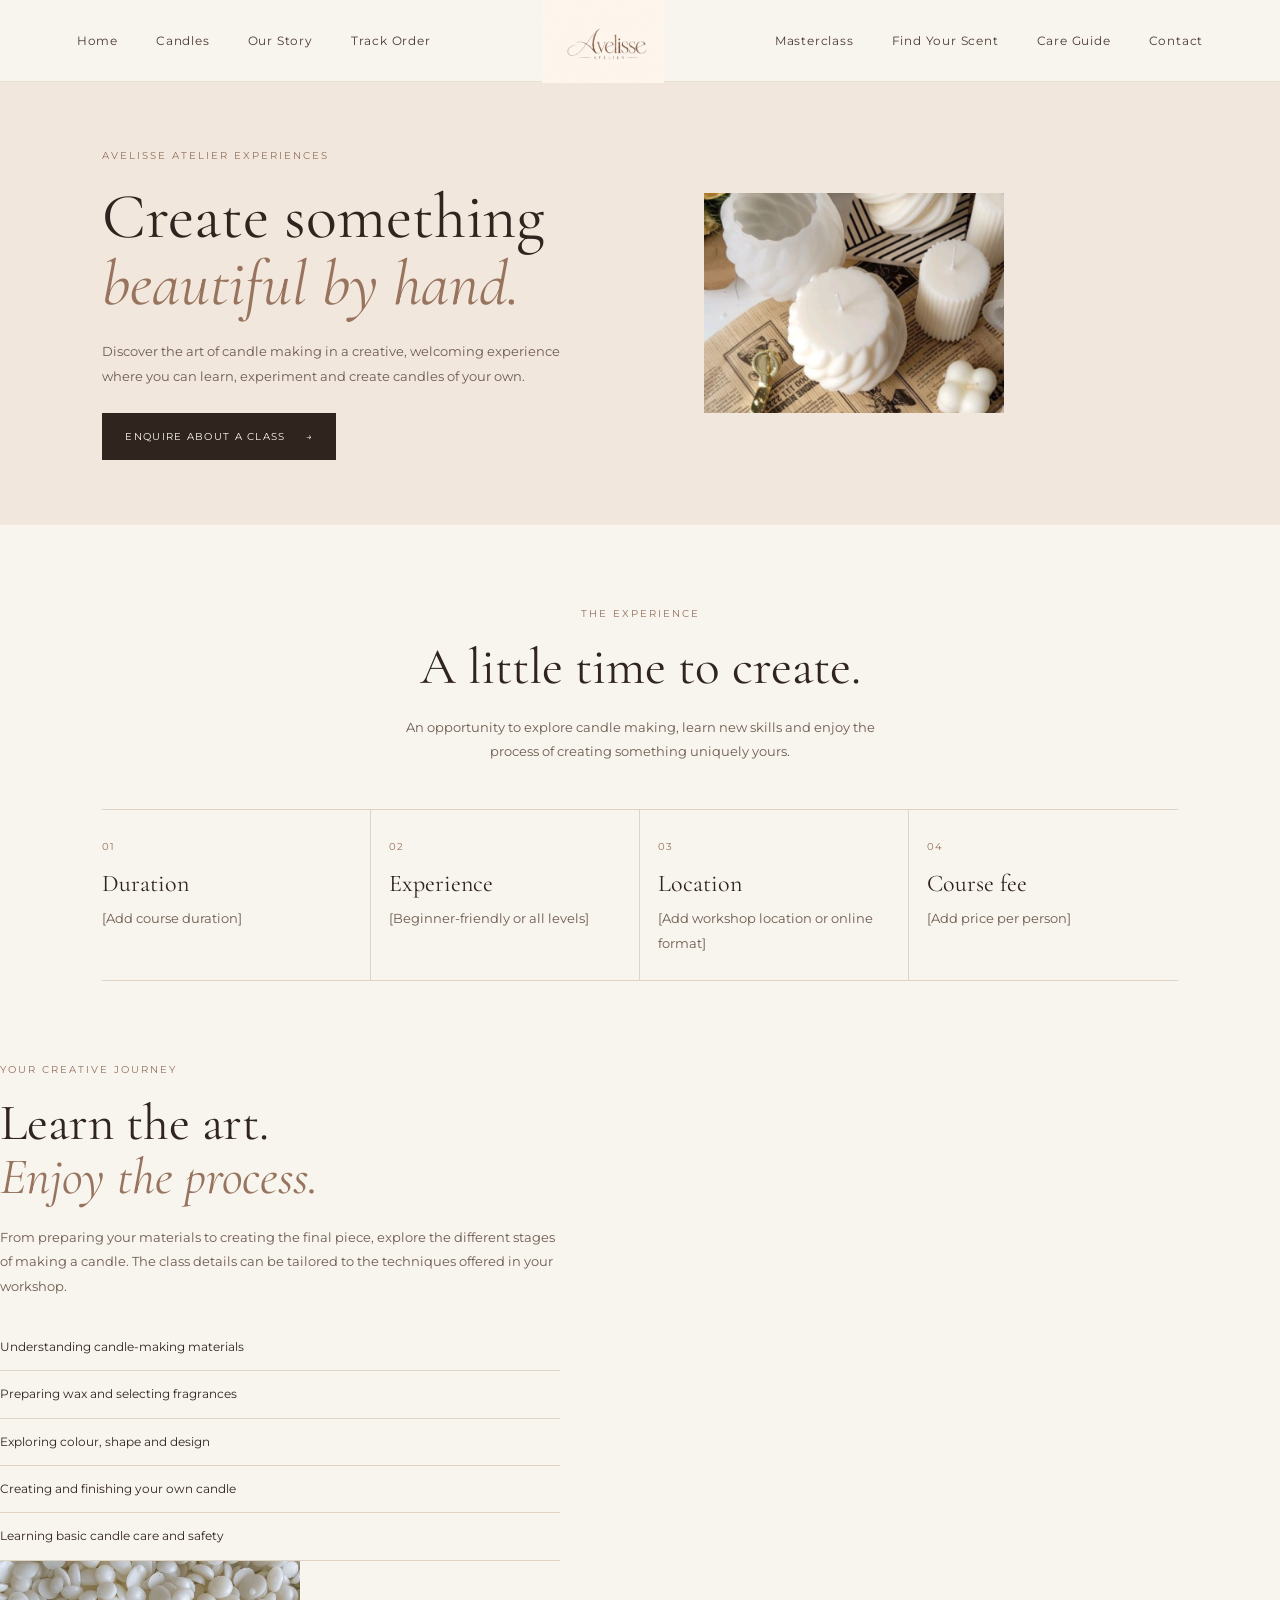
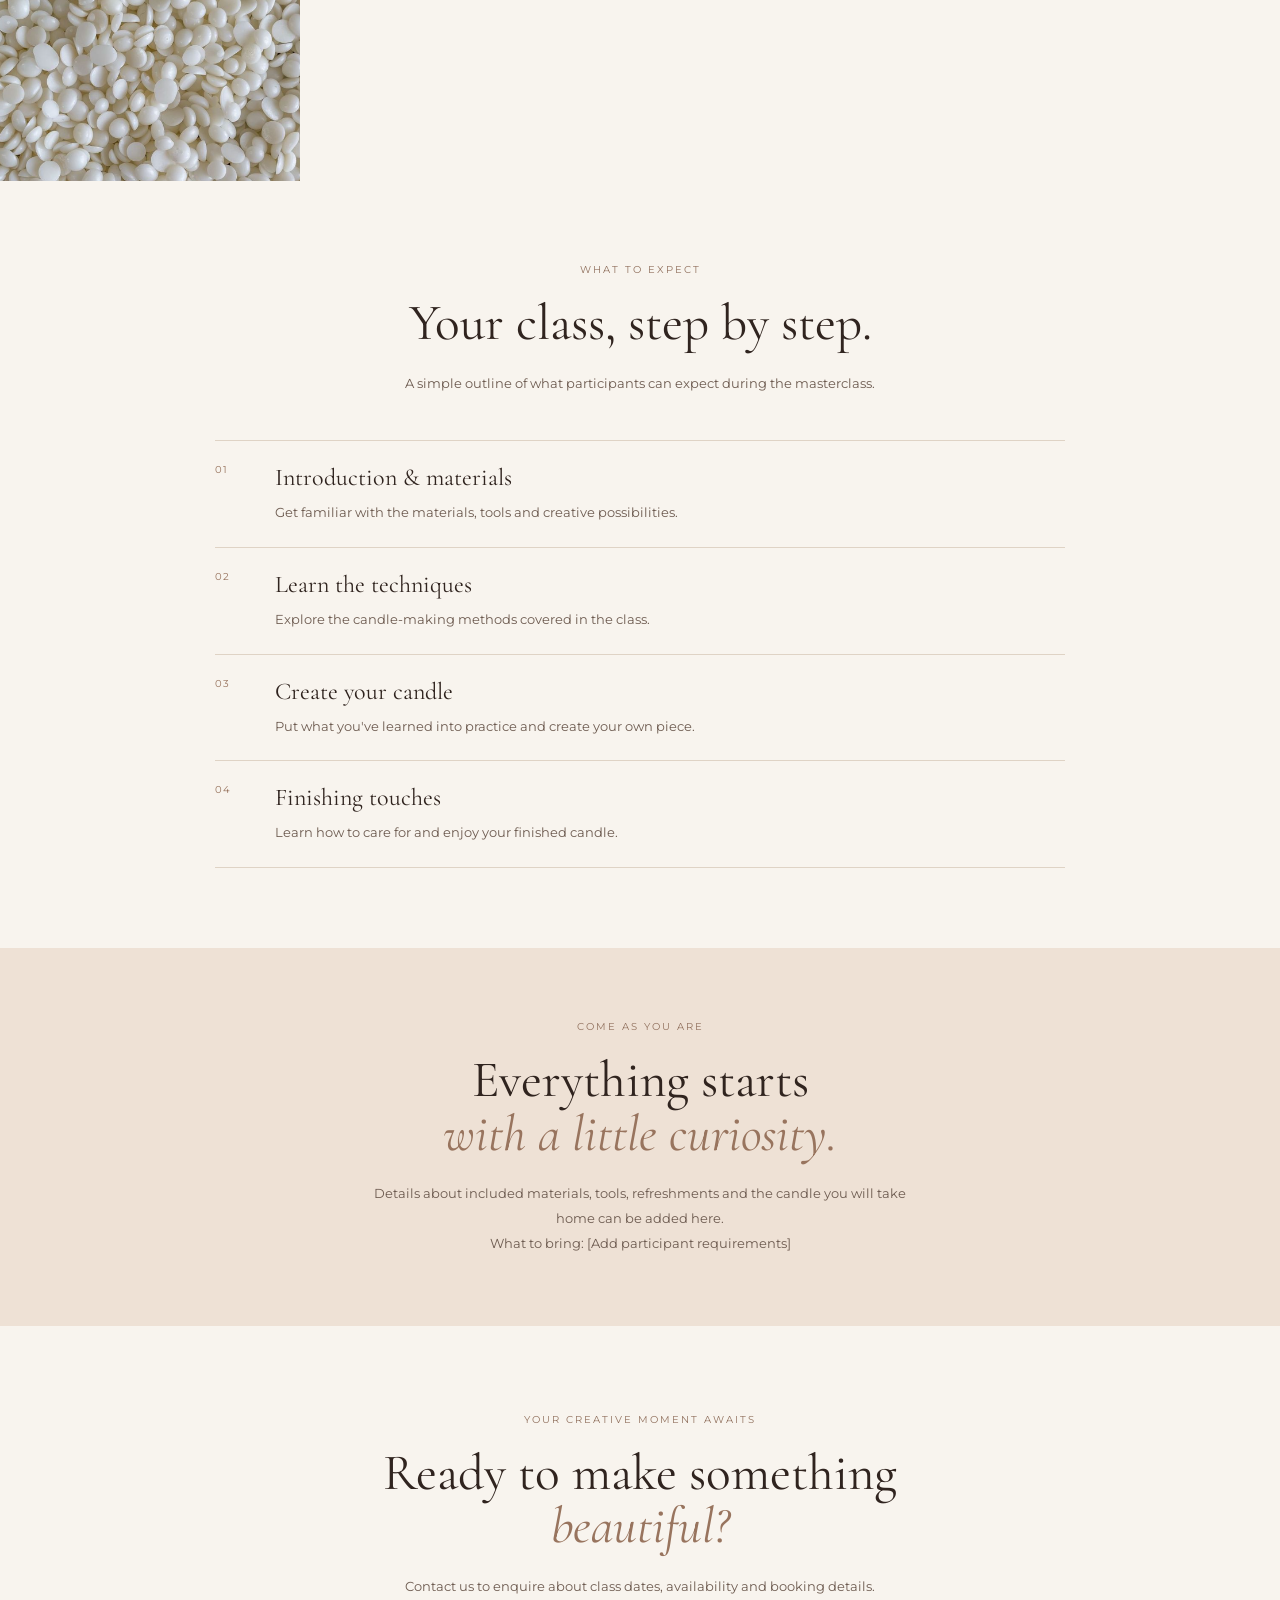
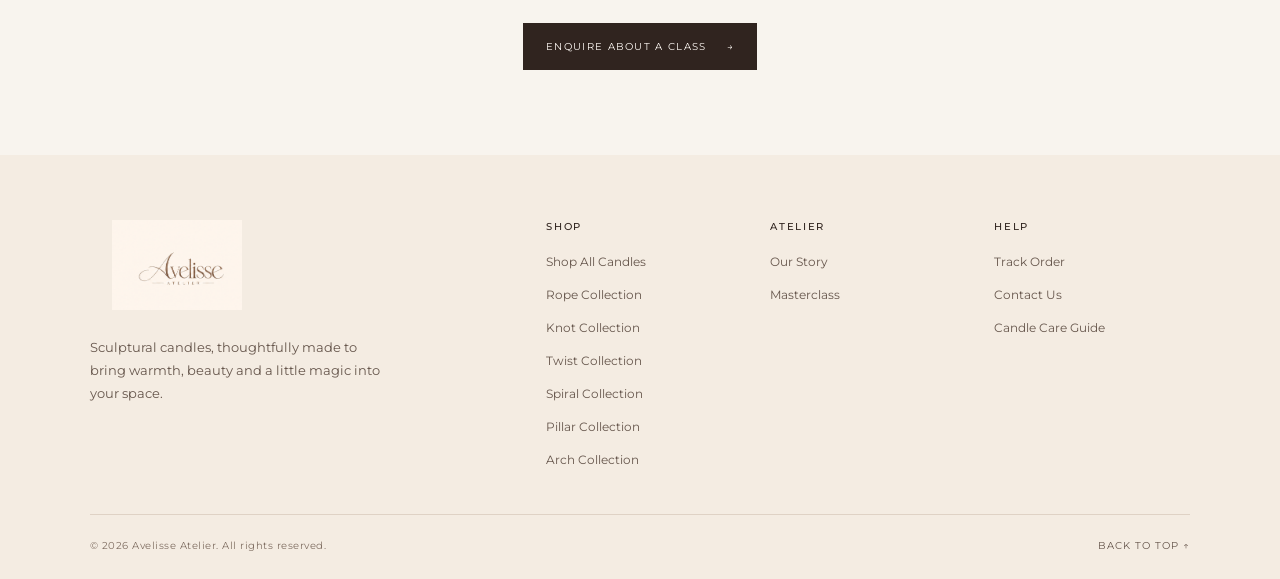
<file: masterclass.html>
<!DOCTYPE html>
<html lang="en">
<head>
    <meta charset="UTF-8">
    <meta name="viewport" content="width=device-width, initial-scale=1.0">

    <title>Candle Making Masterclass | Avelisse Atelier</title>

    <link rel="stylesheet" href="style.css">

    <link rel="preconnect" href="https://fonts.googleapis.com">
    <link rel="preconnect" href="https://fonts.gstatic.com" crossorigin>
    <link href="https://fonts.googleapis.com/css2?family=Cormorant+Garamond:wght@400;500&family=Montserrat:wght@300;400;500&display=swap" rel="stylesheet">
</head>

<body>

    <!-- NAVBAR -->
    <header class="navbar home-navbar">

        <nav class="nav-side nav-left">
            <a href="index.html">Home</a>
            <a href="candles.html">Candles</a>
            <a href="story.html">Our Story</a>
            <a href="track-order.html">Track Order</a>
        </nav>

        <a href="index.html" class="center-brand">
            <img src="images/pic51.png"
                 alt="Avelisse Atelier"
                 class="navbar-logo-image">
        </a>

        <nav class="nav-side nav-right">
            <a href="masterclass.html">Masterclass</a>
            <a href="candles.html">Find Your Scent</a>
            <a href="index.html#contact">Care Guide</a>
            <a href="index.html#contact">Contact</a>
        </nav>

    </header>


    <main class="masterclass-page">

        <!-- HERO -->
        <section class="masterclass-hero">

            <div class="masterclass-hero-text">
                <p class="mc-eyebrow">AVELISSE ATELIER EXPERIENCES</p>

                <h1>
                    Create something<br>
                    <em>beautiful by hand.</em>
                </h1>

                <p>
                    Discover the art of candle making in a creative,
                    welcoming experience where you can learn, experiment
                    and create candles of your own.
                </p>

                <a href="#book-masterclass" class="mc-button">
                    Enquire About a Class <span>→</span>
                </a>
            </div>

            

<div class="mc-hero-image">
    <img src="images/pic52.png" alt="Candle making at Avelisse Atelier">
</div>


        </section>


        <!-- COURSE OVERVIEW -->
        <section class="mc-overview">

            <div class="mc-section-heading">
                <p class="mc-eyebrow">THE EXPERIENCE</p>
                <h2>A little time to create.</h2>
                <p>
                    An opportunity to explore candle making, learn new
                    skills and enjoy the process of creating something
                    uniquely yours.
                </p>
            </div>

            <div class="mc-details-grid">

                <div class="mc-detail">
                    <span>01</span>
                    <h3>Duration</h3>
                    <p>[Add course duration]</p>
                </div>

                <div class="mc-detail">
                    <span>02</span>
                    <h3>Experience</h3>
                    <p>[Beginner-friendly or all levels]</p>
                </div>

                <div class="mc-detail">
                    <span>03</span>
                    <h3>Location</h3>
                    <p>[Add workshop location or online format]</p>
                </div>

                <div class="mc-detail">
                    <span>04</span>
                    <h3>Course fee</h3>
                    <p>[Add price per person]</p>
                </div>

            </div>

        </section>


        <!-- WHAT YOU WILL LEARN -->
        <section class="mc-learning">

            <div class="mc-learning-text">
                <p class="mc-eyebrow">YOUR CREATIVE JOURNEY</p>

                <h2>Learn the art.<br><em>Enjoy the process.</em></h2>

                <p>
                    From preparing your materials to creating the final
                    piece, explore the different stages of making a candle.
                    The class details can be tailored to the techniques
                    offered in your workshop.
                </p>

                <ul class="mc-learning-list">
                    <li>Understanding candle-making materials</li>
                    <li>Preparing wax and selecting fragrances</li>
                    <li>Exploring colour, shape and design</li>
                    <li>Creating and finishing your own candle</li>
                    <li>Learning basic candle care and safety</li>
                </ul>
            </div>

           
<div class="mc-learning-image">
    <img src="images/pic53.png" alt="Candle making materials and tools">
</div>
 

        </section>


        <!-- COURSE OUTLINE -->
        <section class="mc-outline">

            <div class="mc-section-heading">
                <p class="mc-eyebrow">WHAT TO EXPECT</p>
                <h2>Your class, step by step.</h2>
                <p>
                    A simple outline of what participants can expect
                    during the masterclass.
                </p>
            </div>

            <div class="mc-outline-list">

                <div class="mc-outline-item">
                    <span>01</span>
                    <div>
                        <h3>Introduction & materials</h3>
                        <p>Get familiar with the materials, tools and creative possibilities.</p>
                    </div>
                </div>

                <div class="mc-outline-item">
                    <span>02</span>
                    <div>
                        <h3>Learn the techniques</h3>
                        <p>Explore the candle-making methods covered in the class.</p>
                    </div>
                </div>

                <div class="mc-outline-item">
                    <span>03</span>
                    <div>
                        <h3>Create your candle</h3>
                        <p>Put what you've learned into practice and create your own piece.</p>
                    </div>
                </div>

                <div class="mc-outline-item">
                    <span>04</span>
                    <div>
                        <h3>Finishing touches</h3>
                        <p>Learn how to care for and enjoy your finished candle.</p>
                    </div>
                </div>

            </div>

        </section>


        <!-- WHAT IS INCLUDED -->
        <section class="mc-included">

            <p class="mc-eyebrow">COME AS YOU ARE</p>

            <h2>Everything starts<br><em>with a little curiosity.</em></h2>

            <p>
                Details about included materials, tools, refreshments
                and the candle you will take home can be added here.
            </p>

            <p class="mc-included-note">
                What to bring: [Add participant requirements]
            </p>

        </section>


        <!-- BOOKING -->
        <section class="mc-booking" id="book-masterclass">

            <p class="mc-eyebrow">YOUR CREATIVE MOMENT AWAITS</p>

            <h2>Ready to make something<br><em>beautiful?</em></h2>

            <p>
                Contact us to enquire about class dates, availability
                and booking details.
            </p>

            <a href="index.html#contact" class="mc-button">
                Enquire About a Class <span>→</span>
            </a>

        </section>

    </main>


    <!-- FOOTER -->
    <footer class="footer">

        <div class="footer-top">

            <div class="footer-brand">
                <a href="index.html" class="footer-logo">
                    <img src="images/pic51.png" alt="Avelisse Atelier">
                </a>

                <p>
                    Sculptural candles, thoughtfully made to bring
                    warmth, beauty and a little magic into your space.
                </p>
            </div>

            <div class="footer-links">

                <div>
                    <h4>Shop</h4>
                    <a href="candles.html">Shop All Candles</a>
                    <a href="candles.html#rope">Rope Collection</a>
                    <a href="candles.html#knot">Knot Collection</a>
                    <a href="candles.html#twist">Twist Collection</a>
                    <a href="candles.html#spiral">Spiral Collection</a>
                    <a href="candles.html#pillar">Pillar Collection</a>
                    <a href="candles.html#arch">Arch Collection</a>
                </div>

                <div>
                    <h4>Atelier</h4>
                    <a href="story.html">Our Story</a>
                    <a href="masterclass.html">Masterclass</a>
                </div>

                <div>
                    <h4>Help</h4>
                    <a href="track-order.html">Track Order</a>
                    <a href="index.html#contact">Contact Us</a>
                    <a href="index.html#contact">Candle Care Guide</a>
                </div>

            </div>

        </div>

        <div class="footer-bottom">
            <p>© 2026 Avelisse Atelier. All rights reserved.</p>
            <a href="#">Back to top ↑</a>
        </div>

    </footer>

</body>
</html>
</file>
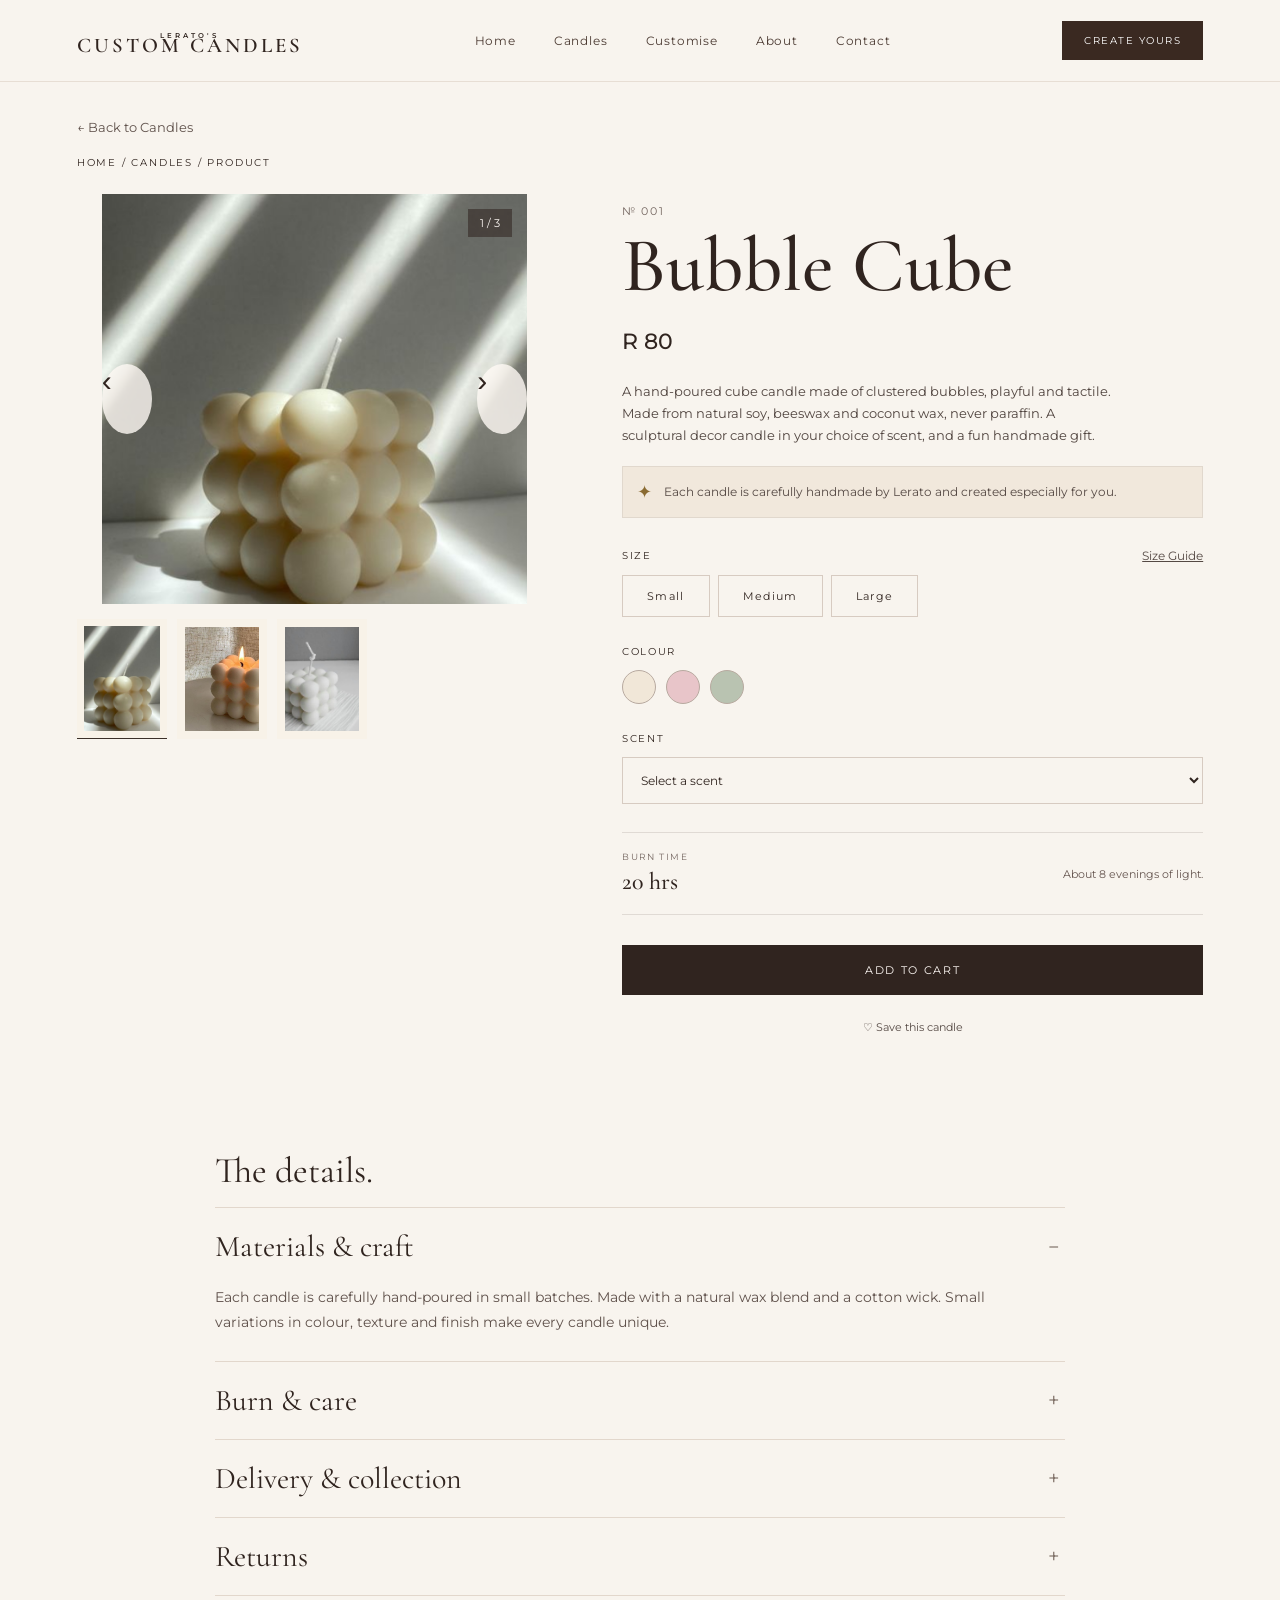
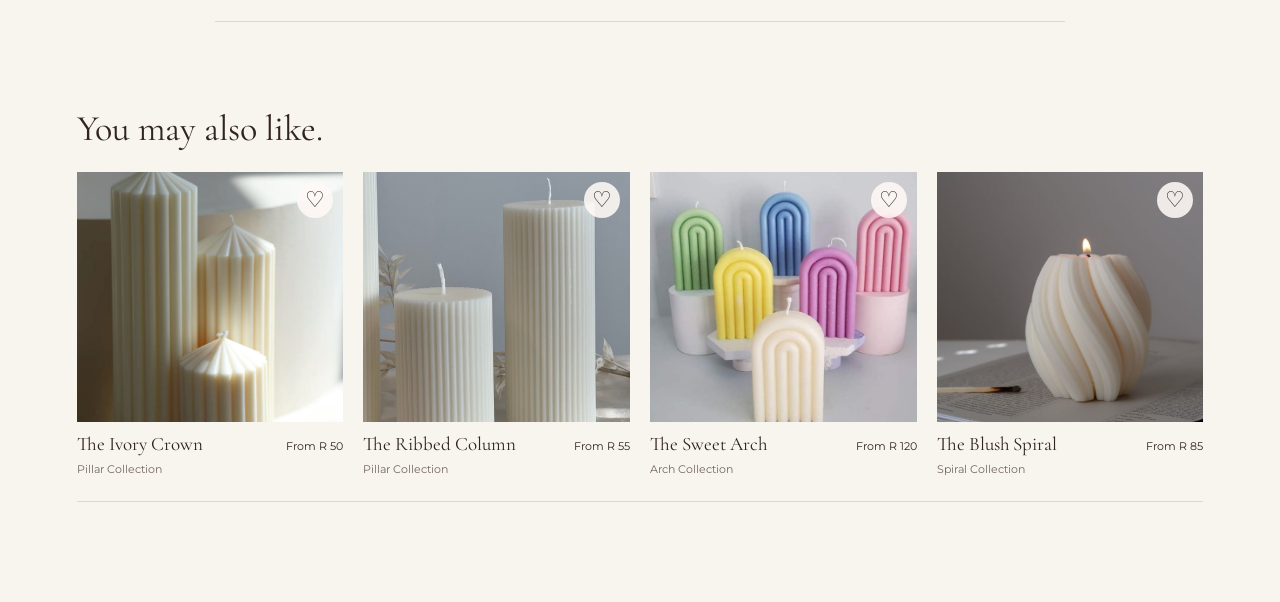
<file: product.html>
<!DOCTYPE html>
<html lang="en">
<head>
    <meta charset="UTF-8">
    <meta name="viewport" content="width=device-width, initial-scale=1.0">

    <title>Candle Name | Lerato's Custom Candles</title>

    <!-- Google Fonts -->
    <link rel="preconnect" href="https://fonts.googleapis.com">
    <link rel="preconnect" href="https://fonts.gstatic.com" crossorigin>

    <link href="https://fonts.googleapis.com/css2?family=Cormorant+Garamond:wght@400;500;600&family=Montserrat:wght@300;400;500;600&display=swap" rel="stylesheet">

    <!-- Main CSS -->
    <link rel="stylesheet" href="style.css">
</head>

<body>

    <!-- NAVIGATION -->
    <header class="navbar">

        <div class="logo">
            <span>LERATO'S</span>
            <small>CUSTOM CANDLES</small>
        </div>

        <nav class="nav-links">
            <a href="index.html">Home</a>
            <a href="candles.html">Candles</a>
            <a href="index.html#customise">Customise</a>
            <a href="index.html#about">About</a>
            <a href="index.html#contact">Contact</a>
        </nav>

        <div class="nav-actions">
            <a href="index.html#customise" class="nav-button">
                Create Yours
            </a>
        </div>
        

    </header>


    <!-- PRODUCT PAGE -->
    <main class="product-page">

        <!-- BACK TO CANDLES -->
        <div class="product-back">
            <a href="candles.html">← Back to Candles</a>
        </div>


        <!-- BREADCRUMB -->
        <div class="product-breadcrumb">
            HOME / CANDLES / <span id="breadcrumbName">PRODUCT</span>
        </div>


        <div class="product-layout">


            <!-- PRODUCT IMAGE -->
            <div class="product-gallery">

                <div class="product-image-main">

                    <img 
                        id="productImage"
                        src="images/pic27.png"
                        alt="Bubble Cube"
                    >

                    <div class="image-counter">
                        1 / 3
                    </div>

                    <button class="gallery-arrow gallery-prev">
                        ‹
                    </button>

                    <button class="gallery-arrow gallery-next">
                        ›
                    </button>

                </div>


                <!-- THUMBNAILS -->
<div class="product-thumbnails">
</div>

            </div>


            <!-- PRODUCT INFORMATION -->
            <div class="product-details">

                <p class="product-number">
                    № 001
                </p>

                <h1 id="productName">
                    Candle Name
                </h1>

                <p class="product-price" id="productPrice">
                    R 80
                </p>


                <p class="product-description">
                    A hand-poured cube candle made of clustered bubbles, playful and tactile.
                     Made from natural soy, beeswax and coconut wax, never paraffin.
                     A sculptural decor candle in your choice of scent, and a fun handmade gift.
                </p>


                <!-- HANDMADE NOTE -->
                <div class="product-note">

                    <span>✦</span>

                    <p>
                        Each candle is carefully handmade by Lerato
                        and created especially for you.
                    </p>

                </div>


                <!-- SIZE -->
                <div class="product-option">

                    <div class="option-heading">
                        <span>SIZE</span>
                        <a href="#">Size Guide</a>
                    </div>

                    <div class="size-options">

                        <button>Small</button>
                        <button>Medium</button>
                        <button>Large</button>

                    </div>

                </div>


                <!-- COLOUR -->
                <div class="product-option">

                    <div class="option-heading">
                        <span>COLOUR</span>
                    </div>

                    <div class="colour-options">

                        <button class="colour-swatch"></button>

                        <button class="colour-swatch colour-two"></button>

                        <button class="colour-swatch colour-three"></button>

                    </div>

                </div>


                <!-- SCENT -->
                <div class="product-option">

                    <div class="option-heading">
                        <span>SCENT</span>
                    </div>

                    <select class="scent-select">

                        <option>Select a scent</option>
                        <option>Choose scent</option>
                        <option>Choose scent</option>

                    </select>

                </div>

                <!-- BURN TIME -->
<div class="burn-time">

    <div>
        <span class="burn-label">BURN TIME</span>
        <strong>20 hrs</strong>
    </div>

    <p>About 8 evenings of light.</p>

</div>

                <!-- BUTTONS -->
                <button class="product-add-cart">
                    Add to Cart
                </button>

                <button class="product-save">
                    ♡ Save this candle
                </button>

            </div>

        </div>


<!-- PRODUCT DETAILS ACCORDION -->
<section class="product-extra-details">
    <h2>The details.</h2>

    <details class="detail-item" open>
        <summary>Materials &amp; craft</summary>
        <p>
            Each candle is carefully hand-poured in small batches.
            Made with a natural wax blend and a cotton wick.
            Small variations in colour, texture and finish make
            every candle unique.
        </p>
    </details>

    <details class="detail-item">
        <summary>Burn &amp; care</summary>
        <p>
            Trim the wick before lighting. Place your candle on a
            heat-resistant surface and keep it away from drafts.
            Never leave a burning candle unattended.
        </p>
    </details>

    <details class="detail-item">
        <summary>Delivery &amp; collection</summary>
        <p>
            Hand-finished to order and dispatched within 1-2 business days. Couriered nationwide through The Courier Guy. Delivery then takes 1-2 business days in Rustenburg and 3-5 elsewhere in South Africa.
             Free delivery on orders over R 550; below that, R 60 to a Courier Guy locker or R 90 to your door. Or collect free from us in Foxlake in  Rustenburg.
        </p>
    </details>

    <details class="detail-item">
        <summary>Returns</summary>
        <p>
            
        </p>Unused pieces can be returned within 14 days of delivery. You pay the courier to send a return back, unless it arrived damaged or faulty.
         Custom and personalised pieces are non-refundable unless faulty.
    </details>
</section>


<!-- YOU MAY ALSO LIKE -->
<section class="related-products">
    <h2>You may also like.</h2>

    <div class="related-grid">

        <a href="product.html?id=pillar2" class="related-card">
            <div class="related-image">
                <img src="images/pic32.png" alt="The Ivory Crown candle">
                <span class="related-heart">♡</span>
            </div>
            <div class="related-info">
                <h3>The Ivory Crown</h3>
                <p>From R 50</p>
            </div>
            <p class="related-caption">Pillar Collection</p>
        </a>

        <a href="product.html?id=pillar3" class="related-card">
            <div class="related-image">
                <img src="images/pic33.png" alt="The Ribbed Column candle">
                <span class="related-heart">♡</span>
            </div>
            <div class="related-info">
                <h3>The Ribbed Column</h3>
                <p>From R 55</p>
            </div>
            <p class="related-caption">Pillar Collection</p>
        </a>

        <a href="product.html?id=arch1" class="related-card">
            <div class="related-image">
                <img src="images/pic19.png" alt="The Sweet Arch candle">
                <span class="related-heart">♡</span>
            </div>
            <div class="related-info">
                <h3>The Sweet Arch</h3>
                <p>From R 120</p>
            </div>
            <p class="related-caption">Arch Collection</p>
        </a>

        <a href="product.html?id=spiral2" class="related-card">
            <div class="related-image">
                <img src="images/pic10.png" alt="The Blush Spiral candle">
                <span class="related-heart">♡</span>
            </div>
            <div class="related-info">
                <h3>The Blush Spiral</h3>
                <p>From R 85</p>
            </div>
            <p class="related-caption">Spiral Collection</p>
        </a>

    </div>
</section>


    </main>

<script>


const products = {

    rope1: {
        number: "001",
        name: "Bubble Cube",
        price: "R 80",
        image: "images/pic27.png",
        gallery: [
    "images/pic27.png",
    "images/pic34.png",
    "images/pic35.png"
],
        description: "A hand-poured cube candle made of clustered bubbles, playful and tactile. Made from natural soy, beeswax and coconut wax, never paraffin. A sculptural decor candle in your choice of scent, and a fun handmade gift.",
        burnTime: "20 hrs",
        burnDescription: "About 8 evenings of light.",
        scents: [
            "Select a scent",
            "Vanilla",
            "Cherry"
        ]
    },

    rope2: {
        number: "002",
        name: "Rope",
        price: "R 55",
        image: "images/pic9.png",
        gallery: [
    "images/pic9.png",
    "images/pic36.png",
],
        description: "A hand-poured sphere candle with a swirl carved into the surface. Made from natural soy, beeswax and coconut wax, never paraffin, in small batches. A round sculptural candle that softens a room, in your choice of scent.",
        burnTime: "20-25 hrs",
        burnDescription: "About 9 evenings of light. ",
        scents: [
            "Select a scent",
            "Vanilla",
            "Cherry"
        ]
    },

    rope3: {
        number: "003",
        name: "Siral Orbs",
        price: "R 65",
        image: "images/pic8.png",
        gallery: [
    "images/pic8.png",
    "images/pic37.png",
],
        description: "A hand-poured sphere candle wrapped in a slow spiral. Made from natural soy, beeswax and coconut wax, never paraffin, in small batches. It sits like a small sculpture and softens a room when lit, in your choice of scent.",
        burnTime: "20-25 hrs",
        burnDescription: "About 9 evenings of light",
        scents: [
            "Select a scent",
            "Cherry",
            "Coconut"
        ]
    },

    knot1: {
    number: "004",
    name: "Shell",
    price: "R 100",
    image: "images/pic16.jpg",
      gallery: [
    "images/pic16.jpg",
    "images/pic38.png",
],
    description: "A hand-poured sculptural candle shaped like a ribbed hourglass tied in a soft knot. Made from natural soy, beeswax and coconut wax, never paraffin, in small batches. Choose your scent and colour. A modern decor candle for a shelf or table, or a thoughtful gift.",
    burnTime: "20-25hrs",
    burnDescription: "About 9 evenings of light",
    scents: [
        "Select a scent",
        "Cococunut",
        "Lime"
    ]
},

knot2: {
    number: "005",
    name: "Knot Pillar",
    price: "R65",
    image: "images/pic28.png",
    description: "A hand-poured sculptural candle shaped like a ribbed hourglass tied in a soft knot. Made from natural soy, beeswax and coconut wax, never paraffin, in small batches. Choose your scent and colour. A modern decor candle for a shelf or table, or a thoughtful gift.",
    burnTime: "20-25hrs",
    burnDescription: "About 9 evenings of light",
    scents: [
        "Select a scent",
        "Vanilla",
        "Cherry"
    ]
},

knot3: {
    number: "006",
    name: "Knot round",
    price: "R 65",
    image: "images/pic29.png",
     gallery: [
    "images/pic29.png",
    "images/pic40.png"
],
    description: "A hand-poured sculptural candle shaped like a tangled knot of wax. Made from natural soy, beeswax and coconut wax, never paraffin, in small batches. An abstract decor candle in your choice of scent. A sculptural gift, woven or loose.",
    burnTime: "20-25hrs",
    burnDescription: "About 9 evenings of light",
    scents: [
        "Select a scent",
        "Vanilla",
        "Cherry"
    ]
},

twist1: {
    number: "007",
    name: "The Soft Twist",
    price: "R65",
    image: "images/pic11.png",
    gallery: [
    "images/pic11.png",
    "images/pic42.png"
],
    description: "A playful sculptural candle with soft twists and a beautiful flowing shape. Perfect for adding a soft, colourful touch to your space.",
    burnTime: "20-25 hrs",
    burnDescription: "About 9 evening of light",
    scents: [
        "Select a scent",
        "Vanilla",
        "Cherry"
    ]
},

twist2: {
    number: "008",
    name: "The Ribbed Column",
    price: "R60",
    image: "images/pic12.png",
     gallery: [
    "images/pic12.png",
    "images/pic3.png"
],
    description: "A refined ribbed candle with a tall, elegant silhouette. A simple sculptural piece designed to bring texture and warmth to your space.",
    burnTime: "20-25 hrs",
    burnDescription: "About 9 evening of light",
    scents: [
        "Select a scent",
        "Vanilla",
        "Cherry"
    ]
},

twist3: {
    number: "009",
    name: "The Sculpted Twist",
    price: "R90",
    image: "images/pic13.png",
        gallery: [
    "images/pic13.png",
    "images/pic5.png",
    "images/pic43.png"
],
    description: "A sculptural candle with an elegant hourglass-inspired form. Designed to be a beautiful statement piece even before it is lit.",
    burnTime: "20-25 hrs",
    burnDescription: "About 9 evening of light",
    scents: [
        "Select a scent",
        "Lime",
        "Cherry"
    ]
},

spiral3: {
    number: "010",
    name: "The Sculpted Spiral",
    price: "R65",
    image: "images/pic14.png",
        gallery: [
    "images/pic14.png",
    "images/pic44.png",
],
    description: "A soft, dreamy spiral with an elegant silhouette — a little piece of sculptural beauty made to brighten your space.",
    burnTime: "20-25hrs",
    burnDescription: "About 9 evening of light",
    scents: [
        "Select a scent",
        "blublegum",
        "Cherry"
    ]
},

spiral2: {
    number: "011",
    name: "The Blush Spiral",
    price: "R85",
    image: "images/pic10.png",
         gallery: [
    "images/pic10.png",
    "images/pic45.png",
],
    description: "A sweet blush-toned spiral with a playful shape and delicate charm, perfect for adding a soft pop of colour to your décor.",
    burnTime: "20-25 hrs",
    burnDescription: "About 9 evening of light",
    scents: [
        "Select a scent",
        "Vanilla",
        "Cherry"
    ]
},

spiral3: {
    number: "012",
    name: "The Sculpted Spiral",
    price: "R90",
    image: "images/spiral3.png",
    description: "A striking sculptural spiral with playful curves and beautiful colour, designed to be admired even before it is lit.",
    burnTime: "20-25hrs",
    burnDescription: "About 9 evenin of light",
    scents: [
        "Select a scent",
        "Cherry",
        "Rose"
    ]
},

pillar1: {
    number: "013",
    name: "The Sculpted Hourglass",
    price: "R90",
    image: "images/pic31.png",
         gallery: [
    "images/pic31.png",
    "images/pic47.png",
    "images/pic46.png",
],
    description: "A beautifully sculpted pillar with a graceful hourglass shape, bringing texture and elegance to your space.",
    burnTime: "10-15hrs",
    burnDescription: "About 9 evening of light",
    scents: [
        "Select a scent",
        "Chocolate",
        "Cherry"
    ]
},

pillar2: {
    number: "014",
    name: "The Ivory Crown",
    price: "R50",
    image: "images/pic32.png",
         gallery: [
    "images/pic32.png",
    "images/pic48.png",
    "images/pic50.png",
],
    description: "A timeless ribbed pillar with a delicate crown-like top, created to bring warmth and quiet elegance to any space.",
    burnTime: "10-15 hrs",
    burnDescription: "About 9 evening of light",
    scents: [
        "Select a scent",
        "Vanilla",
        "cherry"
    ]
},

pillar3: {
    number: "015",
    name: "The Ribbed Column",
    price: "R55",
    image: "images/pic33.png",
         gallery: [
    "images/pic33.png",
    "images/pic49.png",
],
    description: "A classic ribbed pillar with a clean, elegant silhouette — a simple statement piece made for beautiful spaces.",
    burnTime: "10-15hrs",
    burnDescription: "About 9 evening of light",
    scents: [
        "Select a scent",
        "Vanilla",
        "Lime"
    ]
},

arch1: {
    number: "016",
    name: "The Sweet Arch",
    price: "R 120",
    image: "images/pic19.png",
    description: "A sweet little arch with a playful silhouette and soft curves, made to bring a cheerful touch of colour and charm to your space.",
    burnTime: "30-45hrs",
    burnDescription: "About 16 evening of light",
    scents: [
        "Select a scent",
        "Merlot",
        "Cherry"
    ]
},

arch2: {
    number: "017",
    name: "The Dreamy Arch",
    price: "R120",
    image: "images/pic18.png",
    description: "A dreamy sculptural arch with gentle curves and a timeless shape, perfect for creating a soft and cosy atmosphere.",
    burnTime: "30-45 hrs",
    burnDescription: "About 16 evening of light",
    scents: [
        "Select a scent",
        "Vanilla",
        "Cherry"
    ]
},

arch3: {
    number: "018",
    name: "The Candy Arch",
    price: "R120",
    image: "images/pic15.png",
    description: "A playful striped arch bursting with colour and charm, bringing a fun little pop of personality to any space.",
    burnTime: "30-45hrs",
    burnDescription: "About 16 evening of light",
    scents: [
        "Select a scent",
        "Merlot",
        "Vanilla"
    ]
}

}


const urlParams = new URLSearchParams(window.location.search);

const productId = urlParams.get("id") || "rope1";

const product = products[productId];


if (product) {

    document.querySelector(".product-number").textContent =
        "№ " + product.number;

    document.getElementById("productName").textContent =
        product.name;

    document.getElementById("productPrice").textContent =
        product.price;

    document.querySelector(".product-description").textContent =
        product.description;

    document.querySelector(".burn-time strong").textContent =
        product.burnTime;

    document.querySelector(".burn-time p").textContent =
        product.burnDescription;


    /* =========================
       PRODUCT IMAGE GALLERY
    ========================== */

    const productImage = document.getElementById("productImage");

    const thumbnailsContainer =
        document.querySelector(".product-thumbnails");

    const imageCounter =
        document.querySelector(".image-counter");

    const prevButton =
        document.querySelector(".gallery-prev");

    const nextButton =
        document.querySelector(".gallery-next");


    /* 
       For now each candle has one image.
       Later we can add more images here.
    */

    const galleryImages =
    product.gallery || [product.image];

    let currentImage = 0;


    function showImage(index) {

        currentImage = index;

        productImage.src =
            galleryImages[currentImage];

        productImage.alt =
            product.name;


        imageCounter.textContent =
            (currentImage + 1) +
            " / " +
            galleryImages.length;


        thumbnailsContainer.innerHTML = "";


        galleryImages.forEach(function(image, index) {

            const button =
                document.createElement("button");

            button.className = "thumbnail";

            if (index === currentImage) {
                button.classList.add("active");
            }


            const img =
                document.createElement("img");

            img.src = image;

            img.alt = product.name;


            button.appendChild(img);

            thumbnailsContainer.appendChild(button);


            button.addEventListener("click", function() {

                showImage(index);

            });

        });


        /* Hide arrows when there is only one image */

        if (galleryImages.length <= 1) {

            prevButton.style.display = "none";
            nextButton.style.display = "none";

        } else {

            prevButton.style.display = "flex";
            nextButton.style.display = "flex";

        }

    }


    /* PREVIOUS IMAGE */

    prevButton.addEventListener("click", function() {

        if (galleryImages.length <= 1) return;

        currentImage--;

        if (currentImage < 0) {
            currentImage =
                galleryImages.length - 1;
        }

        showImage(currentImage);

    });


    /* NEXT IMAGE */

    nextButton.addEventListener("click", function() {

        if (galleryImages.length <= 1) return;

        currentImage++;

        if (currentImage >= galleryImages.length) {
            currentImage = 0;
        }

        showImage(currentImage);

    });


    /* Show first image */

    showImage(0);


    /* =========================
       PRODUCT DETAILS
    ========================== */

    const scentSelect =
        document.querySelector(".scent-select");

    scentSelect.innerHTML = "";


    product.scents.forEach(function(scent) {

        const option =
            document.createElement("option");

        option.textContent = scent;

        option.value = scent;

        scentSelect.appendChild(option);

    });

}

/* ADD CANDLE TO CART */
const addToCartButton = document.querySelector(".product-add-cart");

if (addToCartButton && product) {
    addToCartButton.addEventListener("click", function () {
        let cart = JSON.parse(
            localStorage.getItem("avelisseCart") || "[]"
        );

        const existingItem = cart.find(
            item => item.id === productId
        );

        if (existingItem) {
            existingItem.quantity += 1;
        } else {
            cart.push({
                id: productId,
                name: product.name,
                price: Number(product.price.replace(/[^\d.]/g, "")),
                image: product.image,
                quantity: 1
            });
        }

        localStorage.setItem("avelisseCart", JSON.stringify(cart));

        addToCartButton.textContent = "Added to Cart ✓";

        setTimeout(function () {
            addToCartButton.textContent = "Add to Cart";
        }, 1500);
    });
}

</script>

</body>
</html>
</file>
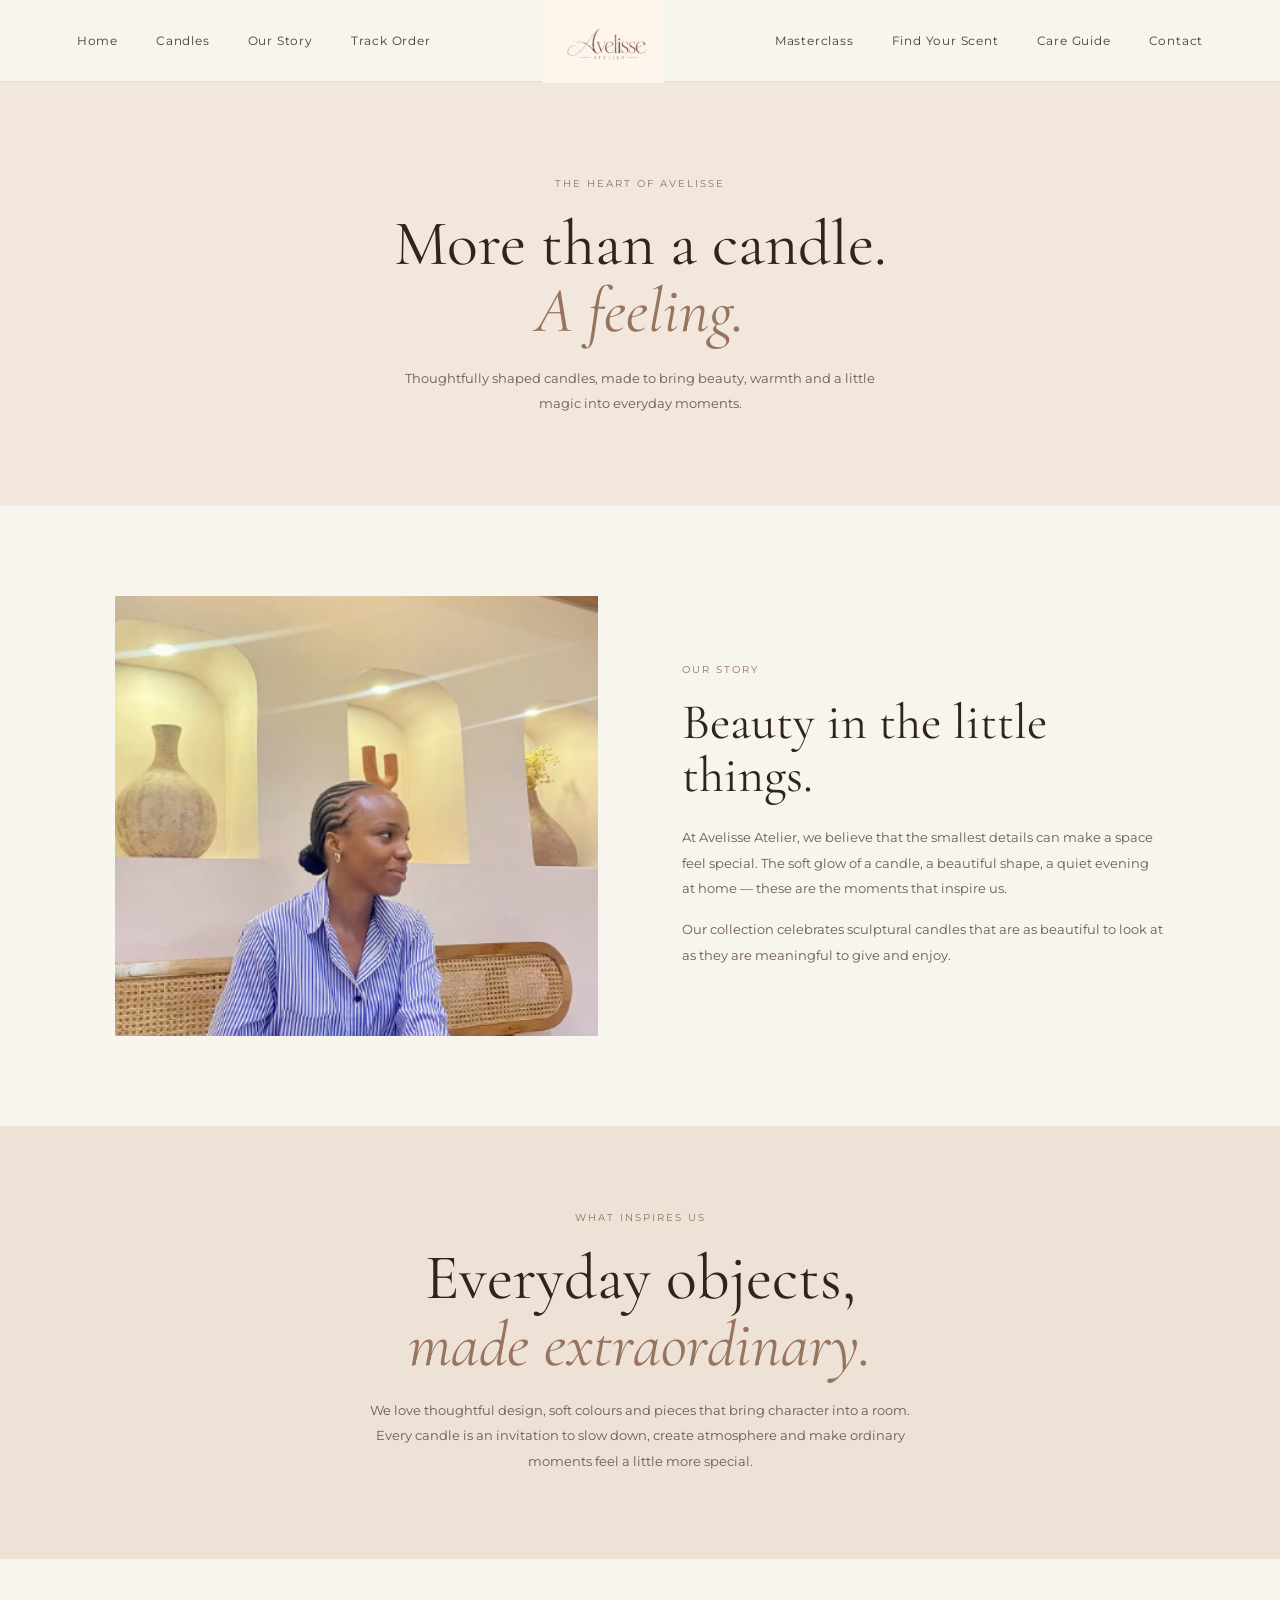
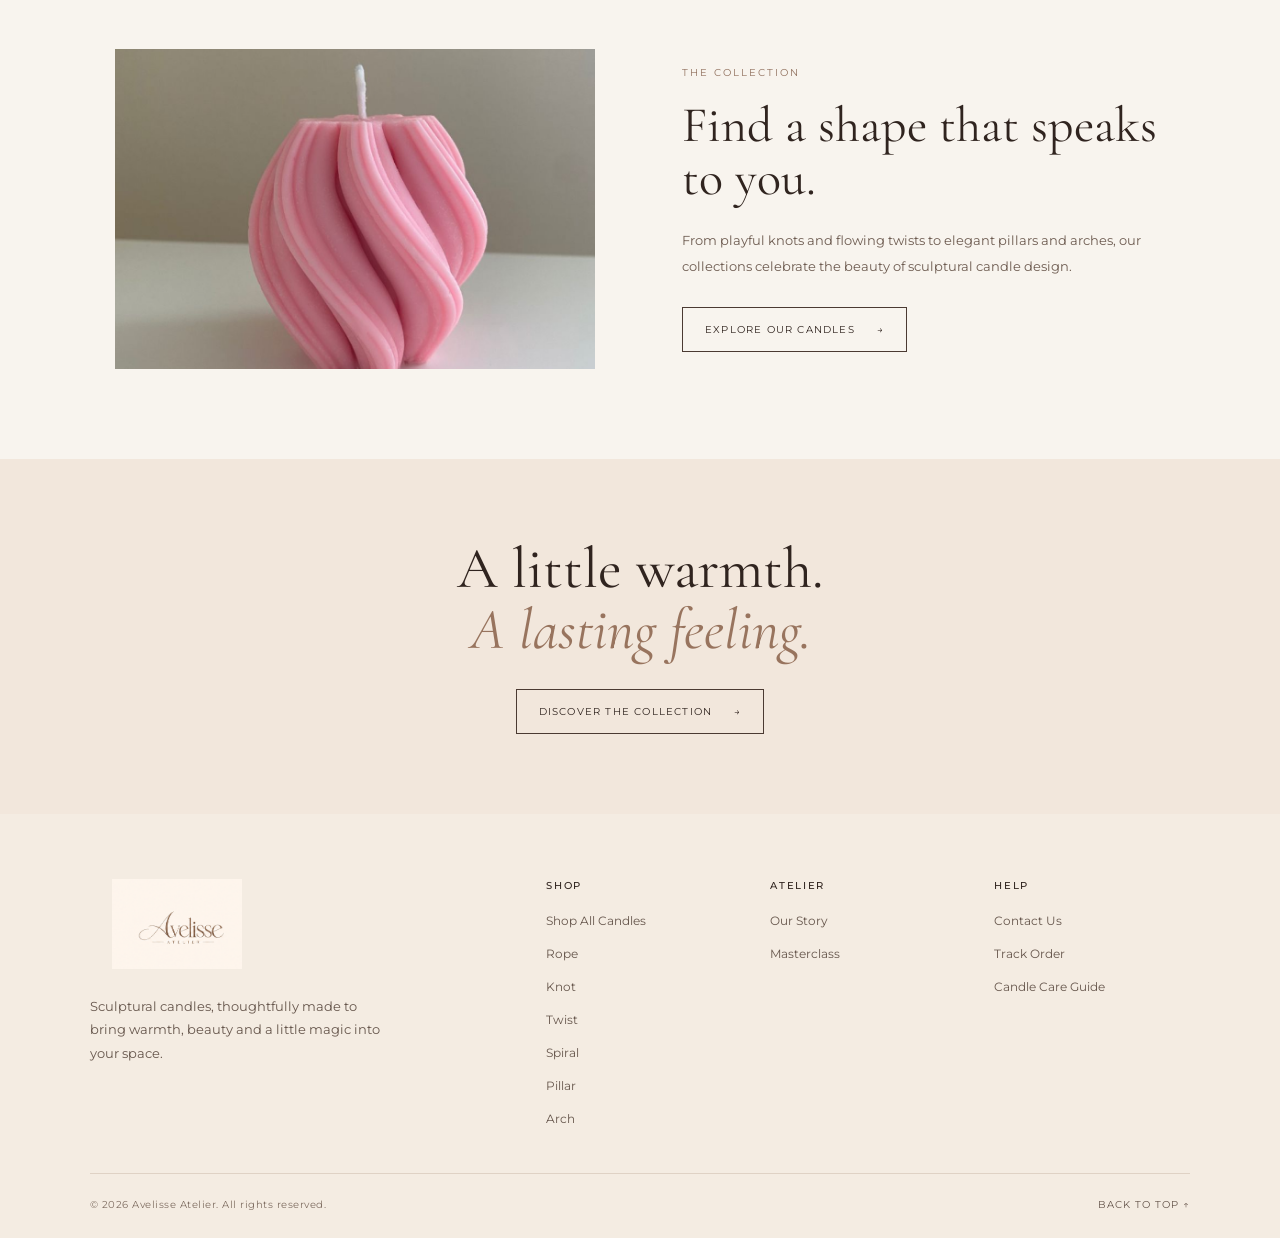
<file: story.html>
<!DOCTYPE html>
<html lang="en">
<head>
    <meta charset="UTF-8">
    <meta name="viewport" content="width=device-width, initial-scale=1.0">

    <title>Our Story | Avelisse Atelier</title>

    <link rel="stylesheet" href="style.css">

    <link rel="preconnect" href="https://fonts.googleapis.com">
    <link rel="preconnect" href="https://fonts.gstatic.com" crossorigin>

    <link href="https://fonts.googleapis.com/css2?family=Cormorant+Garamond:wght@400;500;600&family=Montserrat:wght@300;400;500&display=swap" rel="stylesheet">
</head>

<body>

    <!-- NAVBAR -->
    <header class="navbar home-navbar">

        <nav class="nav-side nav-left">
            <a href="index.html">Home</a>
            <a href="candles.html">Candles</a>
            <a href="story.html">Our Story</a>
            <a href="index.html#contact">Track Order</a>
        </nav>

        <a href="index.html" class="center-brand">
            <img src="images/pic51.png"
                 alt="Avelisse Atelier"
                 class="navbar-logo-image">
        </a>

        <nav class="nav-side nav-right">
            <a href="index.html#masterclass">Masterclass</a>
            <a href="candles.html">Find Your Scent</a>
            <a href="index.html#contact">Care Guide</a>
            <a href="index.html#contact">Contact</a>
        </nav>

    </header>


    <main class="story-page">

        <!-- STORY HERO -->
        <section class="story-hero">
            <p class="eyebrow">THE HEART OF AVELISSE</p>

            <h1>
                More than a candle.<br>
                <em>A feeling.</em>
            </h1>

            <p>
                Thoughtfully shaped candles, made to bring beauty,
                warmth and a little magic into everyday moments.
            </p>
        </section>


        <!-- OUR BEGINNING -->
        <section class="story-intro">

            <div class="story-intro-image">
                <img src="images/pic7.png"
                     alt="Sculptural candle from Avelisse Atelier">
            </div>

            <div class="story-intro-text">
                <p class="eyebrow">OUR STORY</p>

                <h2>Beauty in the little things.</h2>

                <p>
                    At Avelisse Atelier, we believe that the smallest
                    details can make a space feel special. The soft
                    glow of a candle, a beautiful shape, a quiet
                    evening at home — these are the moments that
                    inspire us.
                </p>

                <p>
                    Our collection celebrates sculptural candles
                    that are as beautiful to look at as they are
                    meaningful to give and enjoy.
                </p>
            </div>

        </section>


        <!-- OUR PHILOSOPHY -->
        <section class="story-philosophy">

            <p class="eyebrow">WHAT INSPIRES US</p>

            <h2>
                Everyday objects,<br>
                <em>made extraordinary.</em>
            </h2>

            <p>
                We love thoughtful design, soft colours and pieces
                that bring character into a room. Every candle is an
                invitation to slow down, create atmosphere and make
                ordinary moments feel a little more special.
            </p>

        </section>


        <!-- THE COLLECTION -->
        <section class="story-collection">

            <div class="story-collection-image">
                <img src="images/pic30.png"
                     alt="Sculptural candle design">
            </div>

            <div class="story-collection-text">
                <p class="eyebrow">THE COLLECTION</p>

                <h2>Find a shape that speaks to you.</h2>

                <p>
                    From playful knots and flowing twists to elegant
                    pillars and arches, our collections celebrate
                    the beauty of sculptural candle design.
                </p>

                <a href="candles.html" class="story-button">
                    Explore Our Candles <span>→</span>
                </a>
            </div>

        </section>


        <!-- CLOSING MESSAGE -->
        <section class="story-closing">

            <h2>A little warmth.<br><em>A lasting feeling.</em></h2>

            <a href="candles.html" class="story-button">
                Discover the Collection <span>→</span>
            </a>

        </section>

    </main>


    <!-- FOOTER -->
    <footer class="footer">

        <div class="footer-top">

            <div class="footer-brand">
                <a href="index.html" class="footer-logo">
                    <img src="images/pic51.png"
                         alt="Avelisse Atelier">
                </a>

                <p>
                    Sculptural candles, thoughtfully made to bring
                    warmth, beauty and a little magic into your space.
                </p>
            </div>

            <div class="footer-links">

                <div>
                    <h4>Shop</h4>
                    <a href="candles.html">Shop All Candles</a>
                    <a href="candles.html#rope">Rope</a>
                    <a href="candles.html#knot">Knot</a>
                    <a href="candles.html#twist">Twist</a>
                    <a href="candles.html#spiral">Spiral</a>
                    <a href="candles.html#pillar">Pillar</a>
                    <a href="candles.html#arch">Arch</a>
                </div>

                <div>
                    <h4>Atelier</h4>
                    <a href="story.html">Our Story</a>
                    <a href="index.html#masterclass">Masterclass</a>
                </div>

                <div>
                    <h4>Help</h4>
                    <a href="index.html#contact">Contact Us</a>
                    <a href="index.html#contact">Track Order</a>
                    <a href="index.html#contact">Candle Care Guide</a>
                </div>

            </div>

        </div>

        <div class="footer-bottom">
            <p>© 2026 Avelisse Atelier. All rights reserved.</p>
            <a href="#">Back to top ↑</a>
        </div>

    </footer>

</body>
</html>
</file>
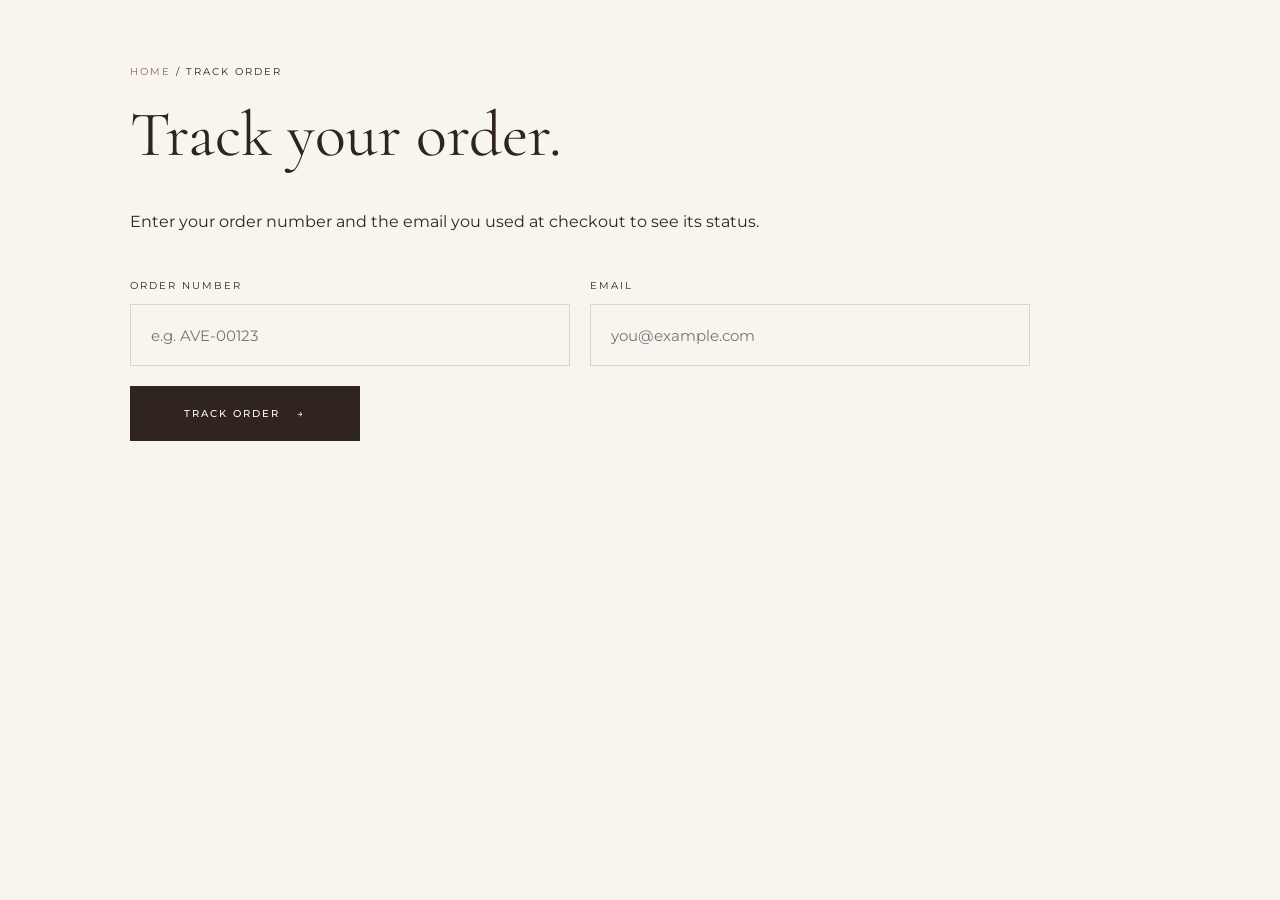
<file: track-order.html>
<!DOCTYPE html>
<html lang="en">
<head>
    <meta charset="UTF-8">
    <meta name="viewport" content="width=device-width, initial-scale=1.0">

    <title>Track Your Order | Avelisse Atelier</title>

    <link rel="stylesheet" href="style.css">

    <link rel="preconnect" href="https://fonts.googleapis.com">
    <link rel="preconnect" href="https://fonts.gstatic.com" crossorigin>
    <link href="https://fonts.googleapis.com/css2?family=Cormorant+Garamond:wght@400;500&family=Montserrat:wght@300;400;500&display=swap" rel="stylesheet">
</head>

<body>

    <!-- TRACK ORDER PAGE -->
    <main class="track-order-page">

        <p class="track-breadcrumb">
            <a href="index.html">HOME</a> / TRACK ORDER
        </p>

        <h1>Track your order.</h1>

        <p class="track-intro">
            Enter your order number and the email you used at checkout
            to see its status.
        </p>

        <form class="track-order-form" id="trackOrderForm">

            <div class="track-field">
                <label for="orderNumber">ORDER NUMBER</label>
                <input
                    type="text"
                    id="orderNumber"
                    name="orderNumber"
                    placeholder="e.g. AVE-00123"
                    required
                >
            </div>

            <div class="track-field">
                <label for="orderEmail">EMAIL</label>
                <input
                    type="email"
                    id="orderEmail"
                    name="email"
                    placeholder="you@example.com"
                    required
                >
            </div>

            <button type="submit" class="track-submit">
                TRACK ORDER <span>→</span>
            </button>

            <p class="track-message" id="trackMessage" aria-live="polite"></p>

        </form>

    </main>

    <script>
        document.getElementById("trackOrderForm").addEventListener("submit", function(event) {
            event.preventDefault();

            document.getElementById("trackMessage").textContent =
                "Order tracking is not connected yet. Once order management is set up, you will be able to check your order status here.";
        });
    </script>

</body>
</html>
</file>
<file: style.css>
/* =========================
   RESET
========================= */

* {
    margin: 0;
    padding: 0;
    box-sizing: border-box;
}

html {
    scroll-behavior: smooth;
}

body {
    background: #f8f4ee;
    color: #30241f;
    font-family: "Montserrat", sans-serif;
}


/* =========================
   NAVBAR
========================= */

.navbar {
    width: 100%;
    height: 82px;

    padding: 0 6%;

    display: flex;
    align-items: center;
    justify-content: space-between;

    background: #f8f4ee;

    border-bottom: 1px solid #e7ded4;

    position: relative;
    z-index: 10;
}


/* LOGO */

.logo {
    text-decoration: none;

    color: #30241f;

    font-family: "Cormorant Garamond", serif;

    font-size: 25px;
    font-weight: 600;

    letter-spacing: 3px;

    line-height: 0.8;

    display: flex;
    flex-direction: column;
}

.logo span {
    font-family: "Montserrat", sans-serif;

    font-size: 7px;

    letter-spacing: 3px;

    margin-top: 7px;

    text-align: center;
}


/* NAV LINKS */

.navbar nav {
    display: flex;
    gap: 38px;
}

.navbar nav a {
    color: #4b3a32;

    text-decoration: none;

    font-size: 12px;

    letter-spacing: 0.8px;

    transition: 0.3s ease;
}

.navbar nav a:hover {
    color: #9c6d55;
}


/* CREATE BUTTON */

.nav-button {
    text-decoration: none;

    color: #fff;

    background: #3a2921;

    padding: 13px 22px;

    font-size: 10px;

    letter-spacing: 1.5px;

    text-transform: uppercase;

    transition: 0.3s ease;
}

.nav-button:hover {
    background: #9c6d55;
}


/* =========================
   HERO
========================= */

.hero {

    min-height: calc(100vh - 82px);

    display: grid;

    grid-template-columns: 43% 57%;

    align-items: stretch;
}


/* HERO TEXT */

.hero-content {
    display: flex;
    flex-direction: column;
    justify-content: center;

    padding: 7% 6% 7% 10%;
}


.eyebrow {

    font-size: 10px;

    letter-spacing: 3px;

    color: #9b7560;

    margin-bottom: 25px;
}


.hero h1 {

    font-family: "Cormorant Garamond", serif;

    font-size: clamp(60px, 6vw, 95px);

    font-weight: 400;

    line-height: 0.88;

    letter-spacing: -2px;

    color: #30241f;

    margin-bottom: 30px;
}


.hero h1 em {

    font-weight: 400;

    color: #8e6855;
}


.hero-text {

    max-width: 390px;

    font-size: 14px;

    line-height: 1.8;

    color: #6c5b52;

    margin-bottom: 38px;
}


/* HERO BUTTONS */

.hero-buttons {

    display: flex;

    gap: 14px;

    align-items: center;
}


.primary-button {

    display: inline-flex;

    align-items: center;

    gap: 15px;

    text-decoration: none;

    background: #3a2921;

    color: white;

    padding: 16px 23px;

    font-size: 10px;

    text-transform: uppercase;

    letter-spacing: 1.5px;

    transition: 0.3s ease;
}


.primary-button:hover {

    background: #9c6d55;

}

.secondary-button {

    text-decoration: none;

    color: #3a2921;

    border: 1px solid #a99688;

    padding: 15px 23px;

    font-size: 10px;

    text-transform: uppercase;

    letter-spacing: 1.5px;

    transition: 0.3s ease;
}


.secondary-button:hover {

    background: #3a2921;

    color: white;

}

/* =========================
   HERO IMAGE
========================= */

.hero-image {

    min-height: 650px;

    overflow: hidden;

}

.image-placeholder {
    width: 100%;
    height: 100%;
    min-height: 650px;

    overflow: hidden;

    background: #e8ddd2;

    display: flex;
    align-items: center;
    justify-content: center;
}

/* PLACEHOLDER CANDLES */

.placeholder-candle {

    width: 105px;

    height: 250px;

    border-radius: 18px 18px 12px 12px;

    position: relative;

    box-shadow:
        0 20px 35px rgba(50, 30, 20, 0.25);
}


/* candle colours */

.candle-pink {

    height: 280px;

    background: linear-gradient(
        90deg,
        #d99a9f,
        #efc0c0,
        #c98189
    );

}

.candle-blue {

    height: 220px;

    background: linear-gradient(
        90deg,
        #7c9bb4,
        #abc3d5,
        #66869f
    );

}

.candle-cream {

    height: 315px;

    background: linear-gradient(
        90deg,
        #d8c7ae,
        #f2e5d0,
        #cbb99e
    );

}


/* candle flame */

.placeholder-candle::before {

    content: "";

    position: absolute;

    width: 10px;

    height: 18px;

    background: #f8d27a;

    border-radius: 50% 50% 50% 50%;

    top: -24px;

    left: 50%;

    transform: translateX(-50%);

    box-shadow:
        0 0 18px #ffd98b;
}


/* =========================
   MOBILE
========================= */

@media (max-width: 850px) {

    .navbar {

        height: 75px;

        padding: 0 5%;
    }


    .navbar nav {

        display: none;
    }

    .nav-button {

        padding: 11px 15px;

        font-size: 9px;
    }


    .hero {

        grid-template-columns: 1fr;

    }


    .hero-content {

        padding: 80px 8% 60px;

        text-align: center;

        align-items: center;
    }

    .hero h1 {

        font-size: clamp(58px, 16vw, 82px);

    }

    .hero-text {

        font-size: 13px;

    }

    .hero-buttons {

        justify-content: center;

        flex-wrap: wrap;
    }

    .hero-image {

        min-height: 480px;

    }

    .image-placeholder {

        min-height: 480px;

        padding: 30px;

    }

    .placeholder-candle {

        width: 75px;

    }

}

/* =========================
   FEATURED CANDLES
========================= */

.featured-candles {
    padding: 120px 6%;
    background: #f8f4ee;
}


/* SECTION HEADING */

.section-heading {
    max-width: 720px;
    margin-bottom: 75px;
}

.section-heading h2 {
    font-family: "Cormorant Garamond", serif;

    font-size: clamp(55px, 6.5vw, 88px);

    font-weight: 400;

    line-height: 0.88;

    letter-spacing: -2px;

    color: #30241f;

    margin-bottom: 28px;
}

.section-heading h2 em {
    color: #8e6855;
    font-weight: 400;
}

.section-heading > p:last-child {
    max-width: 500px;

    font-size: 13px;

    line-height: 1.9;

    color: #6c5b52;
}


/* CANDLE GRID */

.candle-grid {
    display: grid;
    grid-template-columns: repeat(3, 1fr);
    gap: 25px;
}


/* CANDLE CARD */

.candle-card {
    text-decoration: none;
    color: #30241f;
    display: block;
}

.candle-photo {
    width: 100%;
    height: 430px;
    overflow: hidden;
    background: #eee4da;
}

.candle-photo img {
    width: 100%;
    height: 100%;
    object-fit: cover;
    display: block;
    transition: transform 0.6s ease;
}

.candle-card:hover .candle-photo img {
    transform: scale(1.04);
}


/* CANDLE INFO */

.candle-info {
    display: flex;
    justify-content: space-between;
    align-items: center;

    padding: 18px 2px;
}

.candle-info h3 {
    font-family: "Cormorant Garamond", serif;
    font-size: 25px;
    font-weight: 500;
}

.candle-info span {
    font-size: 9px;
    letter-spacing: 1.5px;
    text-transform: uppercase;
    color: #8e6855;
}


/* VIEW ALL */

.view-all {
    text-align: center;
    margin-top: 60px;
}

.view-all a {
    display: inline-flex;
    align-items: center;
    gap: 18px;

    text-decoration: none;

    color: #30241f;

    border-bottom: 1px solid #30241f;

    padding-bottom: 8px;

    font-size: 11px;
    letter-spacing: 2px;
    text-transform: uppercase;

    transition: 0.3s ease;
}

.view-all a:hover {
    color: #9c6d55;
    border-color: #9c6d55;
}


/* =========================
   MOBILE
========================= */

@media (max-width: 850px) {

    .featured-candles {
        padding: 80px 6%;
    }

    .candle-grid {
        grid-template-columns: repeat(2, 1fr);
        gap: 15px;
    }

    .candle-photo {
        height: 300px;
    }

}


@media (max-width: 550px) {

    .candle-grid {
        grid-template-columns: 1fr;
    }

    .candle-photo {
        height: 420px;
    }

}

/* =========================
   CUSTOMISE SECTION
========================= */

.customise-section {
    padding: 120px 8%;
    background: #30241f;
    color: #f8f4ee;
}

.customise-content {
    max-width: 1150px;
    margin: auto;
}

.customise-heading {
    max-width: 760px;
}

.customise-section .eyebrow {
    color: #d5a98f;
}

.customise-section h2 {
    font-family: "Cormorant Garamond", serif;

    font-size: clamp(58px, 7vw, 95px);

    font-weight: 400;

    line-height: 0.88;

    letter-spacing: -2px;

    margin-bottom: 32px;
}

.customise-section h2 em {
    color: #d5a98f;
    font-weight: 400;
}

.customise-text {
    max-width: 480px;
    font-size: 14px;
    line-height: 1.8;
    color: #d7ccc4;
    margin-bottom: 65px;
}


/* STEPS */

.customise-steps {
    display: grid;
    grid-template-columns: repeat(3, 1fr);
    border-top: 1px solid rgba(248, 244, 238, 0.25);
    margin-bottom: 55px;
}

.customise-step {
    padding: 35px 35px 35px 0;

    border-right: 1px solid rgba(248, 244, 238, 0.25);

    transition: transform 0.3s ease;
}

.customise-step:hover {
    transform: translateY(-5px);
}

.customise-step:not(:first-child) {
    padding-left: 25px;
}

.customise-step:last-child {
    border-right: none;
}

.customise-step span {
    font-size: 10px;
    letter-spacing: 2px;
    color: #d5a98f;
}

.customise-step h3 {
    font-family: "Cormorant Garamond", serif;

    font-size: 34px;

    font-weight: 500;

    margin: 16px 0 10px;
}

.customise-step p {
    font-size: 12px;
    line-height: 1.6;
    color: #c8bbb2;
}


/* BUTTON */

.customise-section .primary-button {
    background: #f8f4ee;
    color: #30241f;
}

.customise-section .primary-button:hover {
    background: #d5a98f;
    color: #30241f;
}


/* MOBILE */

@media (max-width: 700px) {

    .customise-section {
        padding: 85px 7%;
    }

    .customise-steps {
        grid-template-columns: 1fr;
    }

    .customise-step,
    .customise-step:not(:first-child) {
        padding: 25px 0;
        border-right: none;
        border-bottom: 1px solid rgba(248, 244, 238, 0.25);
    }

    .customise-step:last-child {
        border-bottom: none;
    }

}

.hero-real-image {
    width: 100%;
    height: 100%;
    min-height: 650px;

    object-fit: cover;
    object-position: center;

    display: block;

    transition: transform 0.8s ease;
}

.image-placeholder:hover .hero-real-image {
    transform: scale(1.02);
}

/* =========================
   ABOUT SECTION
========================= */

.about-section {
    display: grid;
    grid-template-columns: 45% 55%;

    align-items: center;

    padding: 80px 6%;

    background: #f8f4ee;
}


/* IMAGE */

.about-image {
    height: 500px;

    overflow: hidden;

    background: #e8ddd2;
}

.about-image img {
    width: 100%;
    height: 100%;

    object-fit: cover;
    object-position: center;

    display: block;

    transition: transform 0.8s ease;
}

.about-image:hover img {
    transform: scale(1.03);
}


/* CONTENT */

.about-content {
    display: flex;
    flex-direction: column;
    justify-content: center;

    padding: 10%;
}

.about-content h2 {
    font-family: "Cormorant Garamond", serif;

    font-size: clamp(50px, 5.5vw, 78px);

    font-weight: 400;

    line-height: 0.9;

    letter-spacing: -1.5px;

    color: #30241f;

    margin-bottom: 30px;
}

.about-content h2 em {
    color: #8e6855;

    font-weight: 400;
}


.about-content > p:not(.eyebrow) {
    max-width: 470px;

    font-size: 13px;

    line-height: 1.9;

    color: #6c5b52;

    margin-bottom: 18px;
}


/* ABOUT LINK */

.about-link {
    display: inline-flex;

    align-items: center;

    gap: 18px;

    width: fit-content;

    margin-top: 20px;

    padding-bottom: 8px;

    border-bottom: 1px solid #30241f;

    text-decoration: none;

    color: #30241f;

    font-size: 10px;

    letter-spacing: 1.8px;

    text-transform: uppercase;

    transition: 0.3s ease;
}

.about-link:hover {
    color: #9c6d55;

    border-color: #9c6d55;

    gap: 24px;
}


/* =========================
   ABOUT MOBILE
========================= */

@media (max-width: 850px) {

    .about-section {
        grid-template-columns: 1fr;
    }

    .about-image {
        min-height: 500px;
    }

    .about-content {
        padding: 80px 8%;
    }

}

@media (max-width: 500px) {

    .about-image {
        min-height: 420px;
    }

    .about-content {
        padding: 70px 7%;
    }

}

/* =========================
   CONTACT / ORDER
========================= */

.contact-section {
    padding: 130px 8%;

    background: #e8ddd2;

    text-align: center;
}


.contact-content {
    max-width: 800px;

    margin: auto;
}


.contact-section .eyebrow {
    color: #8e6855;

    margin-bottom: 22px;
}


.contact-section h2 {
    font-family: "Cormorant Garamond", serif;

    font-size: clamp(55px, 7vw, 90px);

    font-weight: 400;

    line-height: 0.88;

    letter-spacing: -2px;

    color: #30241f;

    margin-bottom: 30px;
}


.contact-section h2 em {
    color: #8e6855;

    font-weight: 400;
}


.contact-text {
    max-width: 480px;

    margin: 0 auto 35px;

    font-size: 13px;

    line-height: 1.9;

    color: #6c5b52;
}


.contact-button {
    display: inline-flex;

    align-items: center;

    gap: 18px;

    padding: 16px 25px;

    background: #30241f;

    color: #fff;

    text-decoration: none;

    font-size: 10px;

    letter-spacing: 1.5px;

    text-transform: uppercase;

    transition: 0.3s ease;
}


.contact-button:hover {
    background: #8e6855;

    gap: 24px;
}


/* =========================
   CONTACT MOBILE
========================= */

@media (max-width: 600px) {

    .contact-section {
        padding: 90px 7%;
    }

}

/* =========================
   FOOTER
========================= */

.footer {
    background: #30241f;

    color: #f8f4ee;

    padding: 80px 7% 25px;
}


/* FOOTER TOP */

.footer-top {
    display: flex;

    justify-content: space-between;

    gap: 80px;

    padding-bottom: 70px;

    border-bottom: 1px solid rgba(248, 244, 238, 0.2);
}


/* BRAND */

.footer-brand {
    max-width: 330px;
}


.footer-logo {
    display: flex;

    flex-direction: column;

    width: fit-content;

    text-decoration: none;

    color: #f8f4ee;

    font-family: "Cormorant Garamond", serif;

    font-size: 30px;

    font-weight: 600;

    letter-spacing: 3px;

    line-height: 0.8;

    margin-bottom: 25px;
}


.footer-logo span {
    font-family: "Montserrat", sans-serif;

    font-size: 7px;

    letter-spacing: 3px;

    margin-top: 8px;

    text-align: center;
}


.footer-brand p {
    max-width: 280px;

    color: #cfc1b8;

    font-size: 12px;

    line-height: 1.8;
}


/* FOOTER LINKS */

.footer-links {
    display: flex;

    gap: 100px;
}


.footer-links div {
    display: flex;

    flex-direction: column;

    gap: 12px;
}


.footer-links h4 {
    font-size: 10px;

    text-transform: uppercase;

    letter-spacing: 2px;

    color: #d5a98f;

    margin-bottom: 10px;
}


.footer-links a {
    text-decoration: none;

    color: #cfc1b8;

    font-size: 12px;

    transition: 0.3s ease;
}


.footer-links a:hover {
    color: #fff;

    transform: translateX(3px);
}


/* FOOTER BOTTOM */

.footer-bottom {
    display: flex;

    justify-content: space-between;

    align-items: center;

    padding-top: 25px;

    gap: 20px;
}


.footer-bottom p {
    color: #998b82;

    font-size: 10px;

    letter-spacing: 0.5px;
}


.footer-bottom a {
    color: #cfc1b8;

    text-decoration: none;

    font-size: 10px;

    letter-spacing: 1px;

    text-transform: uppercase;

    transition: 0.3s ease;
}


.footer-bottom a:hover {
    color: #fff;
}


/* =========================
   FOOTER MOBILE
========================= */

@media (max-width: 700px) {

    .footer {
        padding: 65px 7% 25px;
    }


    .footer-top {
        flex-direction: column;

        gap: 50px;

        padding-bottom: 50px;
    }


    .footer-links {
        gap: 70px;
    }


    .footer-bottom {
        flex-direction: column;

        align-items: flex-start;

        gap: 15px;
    }

}

/* =========================================
   SHOP HERO — COMPACT
========================================= */

.shop-hero {
    padding: 45px 6% 50px;

    background: #f3dfe2;

    text-align: center;
}

.shop-hero .eyebrow {
    margin-bottom: 10px;

    color: #6f514b;
}

.shop-hero h1 {
    max-width: 700px;

    margin: 0 auto 14px;

    font-family: "Cormorant Garamond", serif;

    font-size: clamp(40px, 4vw, 58px);

    font-weight: 500;

    line-height: 1;

    color: #30241f;
}

.shop-intro {
    max-width: 520px;

    margin: 0 auto;

    font-size: 12px;

    line-height: 1.7;

    color: #5f514b;
}


/* =========================================
   SCENT INTRO — COMPACT
========================================= */

.scent-intro {
    max-width: 900px;

    margin: 35px auto 0;

    padding-top: 30px;

    border-top: 1px solid rgba(48, 36, 31, 0.15);
}

.scent-label {
    margin: 0 0 8px;

    font-size: 9px;

    letter-spacing: 0.18em;

    color: #8a625e;
}

.scent-intro h2 {
    margin: 0 0 10px;

    font-family: "Cormorant Garamond", serif;

    font-size: clamp(32px, 3vw, 44px);

    font-weight: 500;

    line-height: 1;

    color: #30241f;
}

.scent-description {
    max-width: 500px;

    margin: 0 auto 25px;

    font-size: 11px;

    line-height: 1.7;

    color: #665650;
}


/* =========================================
   SCENT CARDS — SMALLER
========================================= */

.scent-list {
    display: grid;

    grid-template-columns: repeat(4, 1fr);

    gap: 10px;

    max-width: 780px;

    margin: 0 auto;
}

.scent-item {
    padding: 13px 12px;

    background: rgba(255, 250, 246, 0.65);

    border: 1px solid rgba(48, 36, 31, 0.08);

    text-align: left;

    transition: transform 0.3s ease;
}

.scent-item:hover {
    transform: translateY(-3px);
}

.scent-item span {
    display: block;

    margin-bottom: 6px;

    font-size: 8px;

    letter-spacing: 0.15em;

    color: #a07872;
}

.scent-item strong {
    display: block;

    margin-bottom: 3px;

    font-family: "Cormorant Garamond", serif;

    font-size: 20px;

    font-weight: 600;

    color: #30241f;
}

.scent-item small {
    display: block;

    font-size: 8px;

    line-height: 1.4;

    color: #796a64;
}


/* =========================================
   MOBILE
========================================= */

@media (max-width: 800px) {

    .shop-hero {
        padding: 40px 6% 45px;
    }

    .scent-list {
        grid-template-columns: repeat(2, 1fr);
    }

}

/* =========================================
   CATEGORY NAVIGATION
========================================= */

.category-navigation {
    background: #f8f4ee;
    border-top: 1px solid rgba(48, 36, 31, 0.12);
    border-bottom: 1px solid rgba(48, 36, 31, 0.12);

    padding: 22px 6%;

    display: flex;
    justify-content: center;
    align-items: center;
    gap: 40px;

    position: sticky;
    top: 0;
    z-index: 20;
}

.category-navigation a {
    color: #30241f;
    text-decoration: none;

    font-size: 12px;
    letter-spacing: 0.12em;
    text-transform: uppercase;

    position: relative;
    transition: color 0.3s ease;
}

.category-navigation a::after {
    content: "";

    position: absolute;
    left: 0;
    bottom: -7px;

    width: 0;
    height: 1px;

    background: #30241f;

    transition: width 0.3s ease;
}

.category-navigation a:hover::after {
    width: 100%;
}


/* =========================================
   SHOP CATEGORY
========================================= */

.shop-category {
    padding: 110px 6%;
    background: #f8f4ee;
}

.shop-category:nth-of-type(even) {
    background: #f3dfe2;
}


/* =========================================
   CATEGORY HEADING
========================================= */

.category-heading {
    text-align: center;
    margin-bottom: 55px;
}

.category-heading .eyebrow {
    margin-bottom: 10px;
}

.category-heading h2 {
    font-family: "Cormorant Garamond", serif;
    font-size: clamp(50px, 5vw, 72px);
    font-weight: 500;

    color: #30241f;

    margin: 0 0 8px;
}

.category-heading p:last-child {
    color: #6b5b55;
    font-size: 14px;
    line-height: 1.7;
}


/* =========================================
   PRODUCT GRID
========================================= */

.shop-grid {
    max-width: 1400px;
    margin: 0 auto;

    display: grid;
    grid-template-columns: repeat(3, 1fr);

    gap: 28px;
}

/* =========================================
   PRODUCT CARD
========================================= */

.shop-card {
    background: #fffaf6;

    transition:
        transform 0.4s ease,
        box-shadow 0.4s ease;
}

.shop-card:hover {
    transform: translateY(-8px);

    box-shadow:
        0 20px 45px rgba(48, 36, 31, 0.10);
}


/* =========================================
   PRODUCT IMAGE
========================================= */

.shop-image {
    width: 100%;
    height: 260px;

    background: #eee4dc;

    overflow: hidden;

    display: flex;
    align-items: center;
    justify-content: center;
}

.shop-image img {
    width: 100%;
    height: 100%;

    object-fit: cover;

    display: block;

    transition: transform 0.6s ease;
}


.shop-card:hover .shop-image img {
    transform: scale(1.04);
}


/* =========================================
   PRODUCT INFORMATION
========================================= */

.shop-info {
    padding: 22px 24px 26px;

    display: flex;
    justify-content: space-between;
    align-items: center;

    gap: 20px;
}

.shop-info h3 {
    margin: 0;

    font-family: "Cormorant Garamond", serif;
    font-size: 25px;
    font-weight: 600;

    color: #30241f;
}

.shop-info p {
    margin: 0;

    font-size: 13px;
    letter-spacing: 0.08em;

    color: #6f514b;

    white-space: nowrap;
}


/* =========================================
   MASTERCLASS
========================================= */

.masterclass-section {
    padding: 130px 6%;

    background: #30241f;

    color: #f8f4ee;

    text-align: center;
}

.masterclass-section .eyebrow {
    color: #d9bfc1;
    margin-bottom: 20px;
}

.masterclass-section h2 {
    font-family: "Cormorant Garamond", serif;

    font-size: clamp(50px, 6vw, 82px);
    font-weight: 500;

    line-height: 0.95;

    margin: 0 0 30px;
}

.masterclass-section > p:not(.eyebrow) {
    max-width: 560px;

    margin: 0 auto 35px;

    color: #ded3ce;

    font-size: 14px;
    line-height: 1.8;
}

.shop-button {
    display: inline-block;

    padding: 15px 28px;

    border: 1px solid #f8f4ee;

    color: #f8f4ee;

    text-decoration: none;

    font-size: 11px;

    text-transform: uppercase;
    letter-spacing: 0.15em;

    transition:
        background 0.3s ease,
        color 0.3s ease;
}

.shop-button:hover {
    background: #f8f4ee;
    color: #30241f;
}


/* =========================================
   SHOP FOOTER
========================================= */

.footer {
    background: #f8f4ee;
}


/* =========================================
   MOBILE SHOP
========================================= */

@media (max-width: 900px) {

    .shop-hero {
        min-height: 55vh;
        padding: 100px 6% 80px;
    }

    .category-navigation {
        gap: 22px;
        overflow-x: auto;
        justify-content: flex-start;

        white-space: nowrap;

        scrollbar-width: none;
    }

    .category-navigation::-webkit-scrollbar {
        display: none;
    }

    .shop-category {
        padding: 80px 6%;
    }

    .shop-grid {
        grid-template-columns: repeat(2, 1fr);
    }

    .shop-image {
        height: 260px;
    }

}


@media (max-width: 600px) {

    .shop-hero {
        min-height: 60vh;
        padding: 90px 6% 70px;
    }

    .shop-hero h1 {
        font-size: 58px;
    }

    .shop-intro {
        font-size: 14px;
    }

    .category-navigation {
        padding: 18px 6%;
        gap: 25px;
    }

    .shop-category {
        padding: 70px 6%;
    }

    .category-heading {
        margin-bottom: 35px;
    }

    .category-heading h2 {
        font-size: 52px;
    }

    .shop-grid {
        grid-template-columns: 1fr;
        gap: 25px;
    }

    .shop-image {
        height: 260px;
    }

    .shop-info {
        padding: 18px 20px 22px;
    }

    .shop-info h3 {
        font-size: 24px;
    }

    .masterclass-section {
        padding: 100px 6%;
    }

}

/* =========================================
   MASTERCLASS VIDEO SECTION
========================================= */

.masterclass-section {
    position: relative;

    min-height: 650px;

    padding: 120px 6%;

    overflow: hidden;

    display: flex;
    align-items: center;
    justify-content: center;

    text-align: center;

    color: #f8f4ee;

    background: #30241f;
}


/* Background Video */

.masterclass-video {
    position: absolute;

    top: 0;
    left: 0;

    width: 100%;
    height: 100%;

    object-fit: cover;

    z-index: 1;
}


/* Dark overlay */

.masterclass-overlay {
    position: absolute;

    top: 0;
    left: 0;

    width: 100%;
    height: 100%;

    background: rgba(35, 24, 20, 0.58);

    z-index: 2;
}


/* Content */

.masterclass-content {
    position: relative;

    z-index: 3;

    max-width: 800px;

    margin: 0 auto;
}


/* Eyebrow */

.masterclass-content .eyebrow {
    color: #f1d6d9;

    margin-bottom: 20px;
}


/* Heading */

.masterclass-content h2 {
    font-family: "Cormorant Garamond", serif;

    font-size: clamp(52px, 6vw, 85px);

    font-weight: 500;

    line-height: 0.95;

    margin: 0 0 30px;

    color: #fffaf6;
}


/* Description */

.masterclass-content > p:not(.eyebrow) {
    max-width: 560px;

    margin: 0 auto 35px;

    color: #f3e9e5;

    font-size: 14px;

    line-height: 1.8;
}


/* Button */

.masterclass-content .shop-button {
    display: inline-block;

    padding: 15px 28px;

    border: 1px solid #fffaf6;

    color: #fffaf6;

    text-decoration: none;

    font-size: 11px;

    text-transform: uppercase;

    letter-spacing: 0.15em;

    transition:
        background 0.3s ease,
        color 0.3s ease;
}


.masterclass-content .shop-button:hover {
    background: #fffaf6;

    color: #30241f;
}


/* Mobile */

@media (max-width: 600px) {

    .masterclass-section {
        min-height: 600px;

        padding: 90px 6%;
    }

    .masterclass-content h2 {
        font-size: 55px;
    }

}

/* =========================================
   MASTERCLASS VIDEO BACKGROUND
========================================= */

.masterclass-section {
    position: relative;
    width: 100%;
    min-height:500px;

    padding: 90px 6%;

    overflow: hidden;

    display: flex;
    align-items: center;
    justify-content: center;

    text-align: center;

    background: #30241f;
}


/* VIDEO */

.masterclass-section .masterclass-video {
    position: absolute !important;

    top: 0 !important;
    left: 0 !important;

    width: 100% !important;
    height: 100% !important;

    object-fit: cover;

    z-index: 0;
}


/* DARK OVERLAY */

.masterclass-section .masterclass-overlay {
    position: absolute;

    top: 0;
    left: 0;

    width: 100%;
    height: 100%;

    background: rgba(35, 24, 20, 0.55);

    z-index: 1;
}


/* MASTERCLASS CONTENT */

.masterclass-section .masterclass-content {
    position: relative;

    z-index: 2;

    width: 100%;
    max-width: 800px;

    margin: 0 auto;
}


/* EYEBROW */

.masterclass-section .eyebrow {
    color: #f1d6d9;

    margin-bottom: 20px;
}


/* TITLE */

.masterclass-section h2 {
    font-family: "Cormorant Garamond", serif;

    /* =========================================
   MASTERCLASS VIDEO BACKGROUND
========================================= */

.masterclass-section {
    position: relative;
    width: 100%;
    min-height: 650px;

    padding: 120px 6%;

    overflow: hidden;

    display: flex;
    align-items: center;
    justify-content: center;

    text-align: center;

    background: #30241f;
}


/* VIDEO */

.masterclass-section .masterclass-video {
    position: absolute !important;

    top: 0 !important;
    left: 0 !important;

    width: 100% !important;
    height: 100% !important;

    object-fit: cover;

    z-index: 0;
}


/* DARK OVERLAY */

.masterclass-section .masterclass-overlay {
    position: absolute;

    top: 0;
    left: 0;

    width: 100%;
    height: 100%;

    background: rgba(35, 24, 20, 0.55);

    z-index: 1;
}


/* MASTERCLASS CONTENT */

.masterclass-section .masterclass-content {
    position: relative;

    z-index: 2;

    width: 100%;
    max-width: 800px;

    margin: 0 auto;
}


/* EYEBROW */

.masterclass-section .eyebrow {
    color: #f1d6d9;

    margin-bottom: 20px;
}


/* TITLE */

.masterclass-section h2 {
    font-family: "Cormorant Garamond", serif;

    font-size: clamp(52px, 6vw, 85px);

    font-weight: 500;

    line-height: 0.95;

    color: #fffaf6;

    margin: 0 0 30px;
}


/* DESCRIPTION */

.masterclass-section .masterclass-content > p:not(.eyebrow) {
    max-width: 560px;

    margin: 0 auto 35px;

    color: #fffaf6;

    font-size: 14px;

    line-height: 1.8;
}


/* BUTTON */

.masterclass-section .shop-button {
    display: inline-block;

    padding: 15px 28px;

    border: 1px solid #fffaf6;

    color: #fffaf6;

    text-decoration: none;

    font-size: 11px;

    text-transform: uppercase;

    letter-spacing: 0.15em;

    transition: all 0.3s ease;
}


.masterclass-section .shop-button:hover {
    background: #fffaf6;

    color: #30241f;
}


/* MOBILE */

@media (max-width: 600px) {

    .masterclass-section {
        min-height: 600px;
        padding: 90px 6%;
    }

    .masterclass-section h2 {
        font-size: 55px;
    }

}

font-size: clamp(48px, 5vw, 70px);

    font-weight: 500;

    line-height: 0.95;

    color: #fffaf6;

    margin: 0 0 30px;
}


/* DESCRIPTION */

.masterclass-section .masterclass-content > p:not(.eyebrow) {
    max-width: 560px;

    margin: 0 auto 35px;

    color: #fffaf6;

    font-size: 14px;

    line-height: 1.8;
}


/* BUTTON */

.masterclass-section .shop-button {
    display: inline-block;

    padding: 15px 28px;

    border: 1px solid #fffaf6;

    color: #fffaf6;

    text-decoration: none;

    font-size: 11px;

    text-transform: uppercase;

    letter-spacing: 0.15em;

    transition: all 0.3s ease;
}


.masterclass-section .shop-button:hover {
    background: #fffaf6;

    color: #30241f;
}


/* MOBILE */

@media (max-width: 600px) {

    .masterclass-section {
        min-height: 600px;
        padding: 90px 6%;
    }

    .masterclass-section h2 {
        font-size: 55px;
    }

}

/* =========================================
   SHOPPING CART ICON
========================================= */

.nav-actions {
    display: flex;
    align-items: center;
    gap: 18px;
}

.cart-button {
    position: relative;

    width: 46px;
    height: 46px;

    display: flex;
    align-items: center;
    justify-content: center;

    border: 1px solid #30241f;
    background: transparent;

    cursor: pointer;

    font-size: 20px;

    transition: all 0.3s ease;
}

.cart-button:hover {
    background: #30241f;
    transform: translateY(-2px);
}

.cart-count {
    position: absolute;

    top: -7px;
    right: -7px;

    width: 20px;
    height: 20px;

    display: flex;
    align-items: center;
    justify-content: center;

    border-radius: 50%;

    background: #d9aeb4;
    color: #30241f;

    font-family: "Montserrat", sans-serif;
    font-size: 10px;
    font-weight: 600;
}

/* =========================================
   NAVBAR SHOPPING ICONS
========================================= */

.nav-actions {
    display: flex;
    align-items: center;
    gap: 22px;
}

.nav-icon {
    position: relative;

    width: 24px;
    height: 24px;

    padding: 0;

    border: none;
    background: transparent;

    display: flex;
    align-items: center;
    justify-content: center;

    cursor: pointer;
}

.nav-icon svg {
    width: 21px;
    height: 21px;

    fill: none;

    stroke: #30241f;

    stroke-width: 1.4;

    stroke-linecap: round;
    stroke-linejoin: round;

    transition: transform 0.25s ease;
}

.nav-icon:hover svg {
    transform: scale(1.08);
}


/* Number on wishlist/cart */

.nav-count {
    position: absolute;

    top: -7px;
    right: -8px;

    min-width: 14px;
    height: 14px;

    padding: 0 3px;

    border-radius: 50%;

    background: #d9aeb4;
    color: #30241f;

    display: flex;
    align-items: center;
    justify-content: center;

    font-family: "Montserrat", sans-serif;

    font-size: 8px;
    font-weight: 600;
}

/* =========================================
   CANDLE CATEGORY MENU
========================================= */

.category-navigation {
    background: #f8f4ee;

    padding: 18px 5% 20px;

    display: flex;
    align-items: flex-start;
    justify-content: space-between;

    gap: 25px;

    border-bottom: 1px solid rgba(48, 36, 31, 0.12);
}


/* Each category */

.category-item {
    flex: 1;

    display: flex;
    flex-direction: column;
    align-items: center;

    text-align: center;

    text-decoration: none;

    color: #30241f;
}


/* Round image */

.category-image {
    width: 68px;
    height: 68px;

    border-radius: 50%;

    overflow: hidden;

    margin-bottom: 10px;

    background: #e9dfd7;
}


.category-image img {
    width: 100%;
    height: 100%;

    object-fit: cover;

    display: block;

    transition: transform 0.4s ease;
}


/* Image hover */

.category-item:hover .category-image img {
    transform: scale(1.08);
}


/* Category name */

.category-item span {
    font-size: 11px;

    letter-spacing: 0.14em;

    font-weight: 500;

    margin-bottom: 7px;
}


/* Number */

.category-item small {
    font-family: "Montserrat", sans-serif;

    font-size: 11px;

    color: #746660;
}


/* =========================================
   MOBILE
========================================= */

@media (max-width: 800px) {

    .category-navigation {
        overflow-x: auto;

        justify-content: flex-start;

        padding-left: 25px;
        padding-right: 25px;

        scrollbar-width: none;
    }

    .category-navigation::-webkit-scrollbar {
        display: none;
    }

    .category-item {
        flex: 0 0 85px;
    }

}

/* ========================================
   PRODUCT PAGE
======================================== */

.product-page {
    background: #f8f4ee;
    min-height: 100vh;
    padding: 35px 6% 100px;
}

.product-back {
    margin-bottom: 20px;
}

.product-back a {
    color: #5f514b;
    text-decoration: none;
    font-size: 13px;
}

.product-breadcrumb {
    margin-bottom: 25px;
    font-size: 10px;
    letter-spacing: .18em;
    color: #30241f;
    text-transform: uppercase;
}


.product-layout {
    max-width: 1250px;
    width: 100%;
    margin: 0 auto;

    display: grid;
    grid-template-columns: minmax(0, 0.9fr) minmax(0, 1.1fr);

    gap: 70px;
    align-items: start;
}

.product-gallery {
    min-width: 0;
    width: 100%;
}

/* MAIN PRODUCT IMAGE */
.product-image-main {
    position: relative;

    width: calc(100% - 50px);
    height: 410px;
    margin: 0 auto;

    background: #f5eee3;
    overflow: hidden;
}

.product-image-main > img {
    width: 100%;
    height: 100%;

    object-fit: cover;
    display: block;
}

/* IMAGE COUNTER */
.image-counter {
    position: absolute;
    top: 15px;
    right: 15px;

    padding: 7px 12px;
    background: rgba(48, 36, 31, .55);
    color: #fffaf6;
    font-size: 11px;
}

/* GALLERY ARROWS */
.gallery-arrow {
    position: absolute;
    top: 50%;
    transform: translateY(-50%);

    width: 50px;
    height: 70px;

    border: none;
    border-radius: 50%;
    background: rgba(255, 250, 246, .8);

    color: #30241f;
    font-size: 30px;
    cursor: pointer;
}

.gallery-prev {
    left: 0;
}

.gallery-next {
    right: 0;
}

/* THUMBNAILS UNDER MAIN IMAGE */
.product-gallery .product-thumbnails {
    display: flex;
    gap: 10px;
    margin-top: 15px;
    align-items: center;
    overflow-x: auto;
}

.product-gallery .thumbnail {
    width: 90px;
    height: 120px;
    padding: 7px;

    flex: 0 0 90px;
    border: 1px solid transparent;
    background: #f8f2e8;

    cursor: pointer;
    overflow: hidden;
}

.product-gallery .thumbnail img {
    width: 100%;
    height: 100%;
    object-fit: cover;
    display: block;
}

.product-gallery .thumbnail.active {
    border: none;
    border-bottom: 1px solid #3b3029;
}



/* PRODUCT INFORMATION */

.product-details {
    padding-top: 10px;
}

.product-number {
    margin: 0 0 12px;

    font-size: 11px;
    letter-spacing: .15em;

    color: #746660;
}

.product-details h1 {
    margin: 0 0 25px;

    font-family: "Cormorant Garamond", serif;

    font-size: clamp(55px, 6vw, 80px);

    font-weight: 500;
    line-height: .95;

    color: #30241f;
}

.product-price {
    margin: 0 0 25px;

    font-size: 22px;
    font-weight: 500;

    color: #30241f;
}

.product-description {
    max-width: 500px;
    margin: 0 0 20px;
    font-size: 13px;
    line-height: 1.7;
    color: #4f433e;
}


/* HANDMADE NOTE */

.product-note {
    display: flex;

    gap: 12px;
    align-items: center;

    padding: 14px;
    margin-bottom: 30px;

    background: #f1e8dc;

    border: 1px solid rgba(48, 36, 31, .08);
}

.product-note span {
    font-size: 18px;
    color: #8a6b32;
}

.product-note p {
    margin: 0;

    font-size: 12px;
    line-height: 1.5;

    color: #554944;
}


/* OPTIONS */

.product-option {
    margin-bottom: 28px;
}

.option-heading {
    display: flex;

    justify-content: space-between;
    align-items: center;

    margin-bottom: 12px;
}

.option-heading span {
    font-size: 10px;
    letter-spacing: .16em;

    color: #30241f;
}

.option-heading a {
    color: #554944;
    font-size: 12px;
}


/* SIZE */

.size-options {
    display: flex;
    gap: 8px;
}

.size-options button {
    padding: 13px 24px;

    background: transparent;

    border: 1px solid #d7cbc1;

    color: #30241f;

    cursor: pointer;

    font-family: "Montserrat", sans-serif;

    font-size: 11px;
    letter-spacing: .12em;
}


/* COLOURS */

.colour-options {
    display: flex;
    gap: 10px;
}

.colour-swatch {
    width: 34px;
    height: 34px;

    border-radius: 50%;

    border: 1px solid #b8aaa0;

    background: #f1e7d8;

    cursor: pointer;
}

.colour-two {
    background: #e8c5c9;
}

.colour-three {
    background: #b9c3b1;
}


/* SCENT */

.scent-select {
    width: 100%;

    padding: 14px;

    background: transparent;

    border: 1px solid #d7cbc1;

    color: #30241f;

    font-family: "Montserrat", sans-serif;

    font-size: 12px;
}


/* ADD TO CART */

.product-add-cart {
    width: 100%;

    padding: 17px;
    margin-top: 10px;

    border: 1px solid #30241f;

    background: #30241f;

    color: #fffaf6;

    font-family: "Montserrat", sans-serif;

    font-size: 11px;

    text-transform: uppercase;
    letter-spacing: .15em;

    cursor: pointer;

    transition: all .3s ease;
}

.product-add-cart:hover {
    background: transparent;
    color: #30241f;
}


/* SAVE */

.product-save {
    width: 100%;

    padding: 15px;
    margin-top: 10px;

    border: none;

    background: transparent;

    color: #554944;

    font-family: "Montserrat", sans-serif;

    font-size: 11px;

    cursor: pointer;
}


/* ========================================
   MOBILE
======================================== */

@media (max-width: 850px) {

    .product-layout {
        grid-template-columns: 1fr;
        gap: 45px;
    }

    .product-image-main {
        height: 410px;
         width: calc(100% - 30px);
    }

    .product-details h1 {
        font-size: 60px;
    }
}


@media (max-width: 600px) {

    .product-page {
        padding: 25px 5% 70px;
    }

    .product-image-main {
        height: 350px;
         width: 100%;
    }

    .product-details h1 {
        font-size: 52px;
    }
}

/* BURN TIME */

.burn-time {
    display: flex;
    align-items: center;
    justify-content: space-between;
    gap: 25px;

    padding: 18px 0;
    margin-bottom: 20px;

    border-top: 1px solid rgba(48, 36, 31, .12);
    border-bottom: 1px solid rgba(48, 36, 31, .12);
}

.burn-time > div {
    display: flex;
    flex-direction: column;
    gap: 5px;
}

.burn-label {
    font-size: 9px;
    letter-spacing: .16em;
    color: #746660;
}

.burn-time strong {
    font-family: "Cormorant Garamond", serif;
    font-size: 24px;
    font-weight: 500;
    color: #30241f;
}

.burn-time p {
    margin: 0;
    font-size: 11px;
    color: #665650;
}

/* Remove default link styling from product cards */

.shop-card {
    text-decoration: none;
    color: inherit;
}

.shop-card h3,
.shop-card p {
    text-decoration: none;
    color: inherit;
}


/* PRODUCT DETAILS ACCORDION */
.product-extra-details {
    max-width: 850px;
    margin: 100px auto 0;
    padding-bottom: 25px;
    border-bottom: 1px solid #e2d7cc;
}

.product-extra-details h2 {
    font-family: "Cormorant Garamond", serif;
    font-size: 36px;
    font-weight: 400;
    margin-bottom: 15px;
}

.detail-item {
    border-top: 1px solid #e2d7cc;
}

.detail-item:last-child {
    border-bottom: 1px solid #e2d7cc;
}

.detail-item summary {
    position: relative;
    padding: 20px 35px 20px 0;
    cursor: pointer;
    list-style: none;

    font-family: "Cormorant Garamond", serif;
    font-size: 30px;
    font-weight: 400;
}

.detail-item summary::-webkit-details-marker {
    display: none;
}

.detail-item summary::after {
    content: "+";
    position: absolute;
    right: 5px;
    top: 50%;
    transform: translateY(-50%);

    font-family: "Montserrat", sans-serif;
    font-size: 20px;
    color: #807168;
}

.detail-item[open] summary::after {
    content: "−";
}

.detail-item p {
    max-width: 800px;
    padding: 0 0 25px;

    font-family: "Montserrat", sans-serif;
    font-size: 14px;
    line-height: 1.8;
    color: #5f514b;
}

@media (max-width: 600px) {
    .product-extra-details {
        margin-top: 65px;
    }

    .product-extra-details h2 {
        font-size: 31px;
    }

    .detail-item summary {
        font-size: 25px;
    }

    .detail-item p {
        font-size: 13px;
    }
}


/* YOU MAY ALSO LIKE */
.related-products {
    max-width: 1250px;
    margin: 85px auto 0;
    padding-bottom: 25px;
    border-bottom: 1px solid #e2d7cc;
}

.related-products > h2 {
    margin: 0 0 22px;

    font-family: "Cormorant Garamond", serif;
    font-size: 36px;
    font-weight: 400;
    color: #30241f;
}

.related-grid {
    display: grid;
    grid-template-columns: repeat(4, minmax(0, 1fr));
    gap: 20px;
}

.related-card {
    display: block;
    min-width: 0;
    color: #30241f;
    text-decoration: none;
}

.related-image {
    position: relative;
    width: 100%;
    height: 250px;
    overflow: hidden;
    background: #f1e8dc;
}

.related-image img {
    display: block;
    width: 100%;
    height: 100%;
    object-fit: cover;
    transition: transform .4s ease;
}

.related-card:hover .related-image img {
    transform: scale(1.04);
}

.related-heart {
    position: absolute;
    top: 10px;
    right: 10px;

    width: 36px;
    height: 36px;
    display: flex;
    align-items: center;
    justify-content: center;

    border-radius: 50%;
    background: rgba(255, 250, 246, .88);
    color: #30241f;
    font-size: 22px;
}

.related-info {
    display: flex;
    justify-content: space-between;
    align-items: baseline;
    gap: 8px;
    margin-top: 10px;
}

.related-info h3 {
    margin: 0;
    font-family: "Cormorant Garamond", serif;
    font-size: 19px;
    font-weight: 400;
}

.related-info p {
    margin: 0;
    flex-shrink: 0;
    font-size: 11px;
    white-space: nowrap;
}

.related-caption {
    margin-top: 7px;
    font-size: 11px;
    color: #746660;
}

@media (max-width: 900px) {
    .related-grid {
        grid-template-columns: repeat(2, minmax(0, 1fr));
        gap: 25px 16px;
    }

    .related-image {
        height: 260px;
    }
}

@media (max-width: 500px) {
    .related-products {
        margin-top: 60px;
    }

    .related-grid {
        gap: 22px 12px;
    }

    .related-image {
        height: 200px;
    }

    .related-info {
        flex-wrap: wrap;
    }

    .related-info h3 {
        font-size: 17px;
    }

    .related-info p {
        font-size: 10px;
    }
}


/* =====================================
   AVELISSE ATELIER FOOTER
===================================== */

.footer {
    background: #f4ece2;
    color: #30241f;
    padding: 65px 7% 25px;
}

.footer-top {
    display: grid;
    grid-template-columns: minmax(220px, 1.2fr) 2fr;
    gap: 70px;
    padding-bottom: 45px;
    border-bottom: 1px solid #dfd2c5;
}

/* BRAND */

.footer-brand {
    max-width: 330px;
}

.footer-logo {
    display: inline-block;
    margin-bottom: 22px;
}

.footer-logo img {
    display: block;
    width: 175px;
    max-height: 90px;
    object-fit: contain;
}

.footer-brand p {
    max-width: 300px;
    color: #66564c;
    font-size: 13px;
    line-height: 1.8;
}

/* FOOTER COLUMNS */

.footer-links {
    display: grid;
    grid-template-columns: repeat(3, minmax(0, 1fr));
    gap: 28px;
}

.footer-links div {
    display: flex;
    flex-direction: column;
    align-items: flex-start;
    gap: 15px;
}

.footer-links h4 {
    margin: 0 0 5px;
    color: #30241f;
    font-family: "Montserrat", sans-serif;
    font-size: 10px;
    font-weight: 500;
    letter-spacing: 1.7px;
    text-transform: uppercase;
}

.footer-links a {
    color: #66564c;
    font-size: 12px;
    line-height: 1.5;
    text-decoration: none;
    transition: color .25s ease;
}

.footer-links a:hover {
    color: #a27d68;
}

/* BOTTOM LINE */

.footer-bottom {
    display: flex;
    justify-content: space-between;
    align-items: center;
    gap: 20px;
    padding-top: 22px;
}

.footer-bottom p {
    margin: 0;
    color: #806f63;
    font-size: 10px;
    line-height: 1.7;
}

.footer-bottom a {
    color: #66564c;
    font-size: 10px;
    letter-spacing: 1px;
    text-decoration: none;
    text-transform: uppercase;
}

.footer-bottom a:hover {
    color: #a27d68;
}

/* TABLET AND MOBILE */

@media (max-width: 900px) {
    .footer-top {
        grid-template-columns: 1fr;
        gap: 40px;
    }

    .footer-links {
        gap: 22px;
    }
}

@media (max-width: 600px) {
    .footer {
        padding: 45px 6% 22px;
    }

    .footer-top {
        gap: 35px;
        padding-bottom: 30px;
    }

    .footer-logo img {
        width: 150px;
    }

    .footer-links {
        grid-template-columns: repeat(2, minmax(0, 1fr));
        gap: 32px 20px;
    }

    .footer-links a {
        font-size: 11px;
    }

    .footer-bottom {
        flex-direction: column;
        align-items: flex-start;
        gap: 12px;
    }
}




/* =====================================
   HOMEPAGE MASTERCLASS
===================================== */

.home-masterclass {
    position: relative;
    min-height: 400px;
    padding: 65px 8%;

    display: flex;
    align-items: center;
    justify-content: center;

    overflow: hidden;
    text-align: center;
    color: #f8f4ee;
    background: #30241f;
}


.home-masterclass-video {
    position: absolute;
    inset: 0;
    z-index: 0;
    overflow: hidden;
}

.home-masterclass-video video {
    width: 100%;
    height: 100%;
    object-fit: cover;
    object-position: center;
}


.home-masterclass-overlay {
    position: absolute;
    inset: 0;
    z-index: 1;
    background: rgba(38, 28, 24, 0.58);
}

.home-masterclass-content {
    position: relative;
    z-index: 2;
    max-width: 700px;
}

.home-masterclass-content .eyebrow {
    color: #e2c6bb;
    margin-bottom: 22px;
}

.home-masterclass-content h2 {
    font-family: "Cormorant Garamond", serif;
    font-size: clamp(44px, 6vw, 76px);
    font-weight: 400;
    line-height: 1;
    margin-bottom: 25px;
}

.home-masterclass-content h2 em {
    color: #e5c6ba;
    font-weight: 400;
}

.home-masterclass-content > p:not(.eyebrow) {
    max-width: 530px;
    margin: 0 auto 32px;
    font-size: 13px;
    line-height: 1.9;
    color: #eee4dc;
}

.home-masterclass-button {
    display: inline-flex;
    align-items: center;
    gap: 20px;
    padding: 16px 24px;

    border: 1px solid #f8f4ee;
    color: #f8f4ee;
    text-decoration: none;

    font-size: 10px;
    letter-spacing: 1.5px;
    text-transform: uppercase;

    transition: background .3s ease, color .3s ease;
}

.home-masterclass-button:hover {
    background: #f8f4ee;
    color: #30241f;
}

@media (max-width: 600px) {
    .home-masterclass {
        min-height: 340px;
        padding: 50px 7%;
    }

    .home-masterclass-content h2 {
        font-size: 46px;
    }

    .home-masterclass-content > p:not(.eyebrow) {
        font-size: 12px;
    }
}

/* CENTRED LOGO IMAGE */
.home-navbar .center-brand {
    display: flex;
    align-items: center;
    justify-content: center;
}

.home-navbar .navbar-logo-image {
    display: block;
    width: 200px;
    max-height: 85px;
    height: auto;
    object-fit: contain;
}

@media (max-width: 850px) {
    .home-navbar .navbar-logo-image {
        width: 160px;
        max-height: 70px;
    }
}


/* =====================================
   HOMEPAGE COLLECTIONS
===================================== */

.home-collections {
    padding: 90px 6% 80px;
    background: #f8f4ee;
}

.home-collections-heading {
    max-width: 600px;
    margin: 0 auto 42px;
    text-align: center;
}

.home-collections-heading .eyebrow {
    margin-bottom: 18px;
}

.home-collections-heading h2 {
    font-family: "Cormorant Garamond", serif;
    font-size: clamp(42px, 5vw, 62px);
    font-weight: 400;
    line-height: 1;
    margin-bottom: 18px;
}

.home-collections-heading h2 em {
    color: #8e6855;
    font-weight: 400;
}

.home-collections-heading > p:last-child {
    max-width: 450px;
    margin: 0 auto;
    color: #6c5b52;
    font-size: 13px;
    line-height: 1.8;
}

.home-collections-grid {
    max-width: 1400px;
    margin: 0 auto;

    display: grid;
    grid-template-columns: repeat(3, minmax(0, 1fr));
    gap: 38px 22px;
}

.home-collection-card {
    min-width: 0;
    color: #30241f;
    text-decoration: none;
}

.home-collection-image {
    width: 100%;
    height: 260px;
    overflow: hidden;
    background: #f0e7dc;
}

.home-collection-image img {
    display: block;
    width: 100%;
    height: 100%;
    object-fit: cover;
    transition: transform .45s ease;
}

.home-collection-card:hover .home-collection-image img {
    transform: scale(1.035);
}

.home-collection-info {
    display: flex;
    justify-content: space-between;
    align-items: baseline;
    gap: 10px;
    margin-top: 14px;
}

.home-collection-info h3 {
    font-family: "Cormorant Garamond", serif;
    font-size: 27px;
    font-weight: 400;
}

.home-collection-info span {
    font-size: 10px;
    white-space: nowrap;
    color: #78665b;
}

.home-collections-button {
    text-align: center;
    margin-top: 48px;
}

.home-collections-button a {
    display: inline-flex;
    align-items: center;
    gap: 18px;
    padding: 15px 24px;

    border: 1px solid #4b3a32;
    color: #30241f;
    text-decoration: none;

    font-size: 10px;
    letter-spacing: 1.3px;
    text-transform: uppercase;
    transition: .25s ease;
}

.home-collections-button a:hover {
    background: #30241f;
    color: #f8f4ee;
}

/* TABLET */
@media (max-width: 900px) {
    .home-collections-grid {
        grid-template-columns: repeat(2, minmax(0, 1fr));
        gap: 30px 18px;
    }

    .home-collection-image {
        height: 300px;
    }
}

/* MOBILE */
@media (max-width: 550px) {
    .home-collections {
        padding: 65px 5%;
    }

    .home-collections-grid {
        gap: 25px 12px;
    }

    .home-collection-image {
        height: 180px;
    }

    .home-collection-info {
        display: block;
    }

    .home-collection-info h3 {
        font-size: 23px;
    }

    .home-collection-info span {
        display: block;
        margin-top: 5px;
    }
}


/* =====================================
   MOBILE NAVBAR — AVELISSE ATELIER
===================================== */

.mobile-nav-actions,
.mobile-menu {
    display: none;
}

@media (max-width: 850px) {

    .home-navbar {
        position: relative;
        display: grid;
        grid-template-columns: 1fr auto 1fr;
        align-items: center;
        gap: 8px;

        height: 76px;
        min-height: 76px;
        padding: 0 18px;
        background: #f8f4ee;
    }

    /* Hide desktop links */
    .home-navbar .nav-side {
        display: none;
    }

    /* Keep the logo in the centre */
    .home-navbar .center-brand {
        grid-column: 2;
        grid-row: 1;
        justify-self: center;
        min-width: 0;
    }

    .home-navbar .navbar-logo-image {
        display: block;
        width: 125px;
        max-height: 58px;
        height: auto;
        object-fit: contain;
    }

    /* Search, bag and burger */
    .home-navbar .mobile-nav-actions {
        grid-column: 1 / -1;
        grid-row: 1;

        display: flex;
        align-items: center;
        justify-content: flex-start;
         gap: 14px;

        width: 100%;
        pointer-events: none;
    }

    .home-navbar .mobile-nav-actions .menu-toggle {
    margin-left: auto;
}

    .home-navbar .mobile-nav-icon {
        width: 30px;
        height: 36px;
        padding: 3px;

        display: flex;
        align-items: center;
        justify-content: center;

        color: #30241f;
        background: transparent;
        border: none;
        text-decoration: none;
        cursor: pointer;
        pointer-events: auto;
    }

    .home-navbar .mobile-nav-icon svg {
        width: 22px;
        height: 22px;

        fill: none;
        stroke: currentColor;
        stroke-width: 1.4;
        stroke-linecap: round;
        stroke-linejoin: round;
    }

    .home-navbar .menu-toggle {
        margin-left: 4px;
    }

    /* Slide-down menu */
    .mobile-menu {
        display: flex;
        flex-direction: column;
        gap: 0;

        position: absolute;
        top: 76px;
        left: 0;
        right: 0;
        z-index: 100;

        padding: 10px 24px 24px;
        background: #f8f4ee;
        border-bottom: 1px solid #e7ded4;

        opacity: 0;
        visibility: hidden;
        transform: translateY(-8px);
        transition:
            opacity .25s ease,
            transform .25s ease,
            visibility .25s ease;
    }

    .mobile-menu.is-open {
        opacity: 1;
        visibility: visible;
        transform: translateY(0);
    }

    .mobile-menu a {
        display: block;
        padding: 14px 0;

        color: #30241f;
        text-decoration: none;
        font-size: 12px;
        letter-spacing: 1px;

        border-bottom: 1px solid #e7ded4;
    }

    .mobile-menu a:last-child {
        border-bottom: none;
    }
}


/* =====================================
   AVELISSE ATELIER — OUR STORY PAGE
===================================== */

.story-page {
    background: #f8f4ee;
    color: #30241f;
}

.story-hero {
    padding: 95px 7% 90px;
    text-align: center;
    background: #f2e7dc;
}

.story-hero .eyebrow,
.story-page .eyebrow {
    margin-bottom: 20px;
    color: #92725f;
    font-size: 10px;
    letter-spacing: 2px;
    text-transform: uppercase;
}

.story-hero h1,
.story-philosophy h2,
.story-intro-text h2,
.story-collection-text h2,
.story-closing h2 {
    font-family: "Cormorant Garamond", serif;
    font-size: clamp(40px, 5vw, 66px);
    font-weight: 400;
    line-height: 1.05;
}

.story-hero h1 em,
.story-philosophy h2 em,
.story-closing h2 em {
    color: #98745e;
    font-weight: 400;
}

.story-hero > p:last-child {
    max-width: 490px;
    margin: 22px auto 0;
    color: #6d5b50;
    font-size: 13px;
    line-height: 1.9;
}

/* OUR BEGINNING */

.story-intro {
    display: grid;
    grid-template-columns: 1fr 1fr;
    align-items: center;
    gap: 8%;
    padding: 90px 9%;
}

.story-intro-image img,
.story-collection-image img {
    display: block;
    width: 100%;
    height: 100%;
    object-fit: cover;
}

.story-intro-image {
    height: 440px;
    overflow: hidden;
    background: #f0e7dc;
}

.story-intro-text h2,
.story-collection-text h2 {
    margin-bottom: 24px;
    font-size: clamp(36px, 4vw, 50px);
}

.story-intro-text > p:not(.eyebrow),
.story-collection-text > p:not(.eyebrow),
.story-philosophy > p:last-child {
    margin-top: 16px;
    color: #6d5b50;
    font-size: 13px;
    line-height: 1.95;
}

/* OUR PHILOSOPHY */

.story-philosophy {
    padding: 85px 7%;
    text-align: center;
    background: #eee1d5;
}

.story-philosophy h2 {
    margin-bottom: 20px;
}

.story-philosophy > p:last-child {
    max-width: 570px;
    margin: 0 auto;
}

/* THE COLLECTION */

.story-collection {
    display: grid;
    grid-template-columns: 1fr 1fr;
    align-items: center;
    gap: 8%;
    padding: 90px 9%;
}

.story-collection-image {
    height: 320px;
    max-width: 480px;
    overflow: hidden;
    background: #f0e7dc;
}

.story-collection-image img {
    display: block;
    width: 100%;
    height: 100%;
    object-fit: cover;
}

.story-button {
    display: inline-flex;
    align-items: center;
    gap: 22px;
    margin-top: 28px;
    padding: 15px 22px;
    border: 1px solid #4b3a32;
    color: #30241f;
    text-decoration: none;
    font-size: 10px;
    letter-spacing: 1.2px;
    text-transform: uppercase;
    transition: .25s ease;
}

.story-button:hover {
    background: #30241f;
    color: #f8f4ee;
}

/* CLOSING */

.story-closing {
    padding: 80px 6%;
    text-align: center;
    background: #f2e7dc;
}

.story-closing h2 {
    font-size: clamp(38px, 5vw, 58px);
}

/* RESPONSIVE */

@media (max-width: 700px) {
    .story-hero {
        padding: 65px 7%;
    }

    .story-intro,
    .story-collection {
        grid-template-columns: 1fr;
        gap: 30px;
        padding: 55px 7%;
    }

    .story-intro-image {
        height: 300px;
    }

    .story-collection-image {
    height: 240px;
    max-width: 100%;
}

    .story-philosophy {
        padding: 60px 7%;
    }

    .story-closing {
        padding: 60px 7%;
    }
}


/* FOOTER SOCIAL ICONS */

.footer-socials {
    display: flex;
    align-items: center;
    gap: 14px;
    margin-top: 24px;
}

.footer-socials a {
    width: 42px;
    height: 42px;
    display: flex;
    align-items: center;
    justify-content: center;

    border: 1px solid #c9b7a8;
    border-radius: 50%;

    color: #66564c;
    transition: background .25s ease, color .25s ease;
}

.footer-socials svg {
    width: 18px;
    height: 18px;
    fill: none;
    stroke: currentColor;
    stroke-width: 1.5;
    stroke-linecap: round;
    stroke-linejoin: round;
}

.footer-socials a:hover {
    background: #30241f;
    color: #f8f4ee;
}


/* =====================================
   AVELISSE ATELIER — SHOP FOOTER
===================================== */

.shop-footer {
    background: #f4ede2;
    color: #40332d;
    padding: 65px 7% 25px;
    border-top: 1px solid #e3d8ca;
}

.shop-footer-inner {
    width: 100%;
    max-width: 1400px;
    margin: 0 auto;
    display: grid;
    grid-template-columns: 1.5fr 1fr 1fr 1fr;
    gap: 45px;
}

.shop-footer-brand {
    max-width: 330px;
}

.shop-footer-logo {
    display: inline-flex;
    flex-direction: column;
    gap: 5px;
    color: #30241f;
    text-decoration: none;
    font-family: "Cormorant Garamond", serif;
    font-size: 34px;
    font-style: italic;
    line-height: 1;
}

.shop-footer-logo span {
    font-family: "Montserrat", sans-serif;
    font-size: 9px;
    font-style: normal;
    letter-spacing: 3px;
    text-align: center;
}

.shop-footer-intro {
    max-width: 300px;
    margin: 22px 0;
    color: #6c5b52;
    font-size: 12px;
    line-height: 1.9;
}

.shop-footer-socials {
    display: flex;
    align-items: center;
    flex-wrap: wrap;
    gap: 10px;
    margin-bottom: 25px;
}

.shop-footer-socials a {
    width: 40px;
    height: 40px;
    display: flex;
    align-items: center;
    justify-content: center;
    border: 1px solid #bca99a;
    border-radius: 50%;
    color: #40332d;
    text-decoration: none;
    transition: background .25s ease, color .25s ease;
}

.shop-footer-socials a:hover {
    background: #40332d;
    color: #f8f4ee;
}

.shop-footer-socials svg {
    width: 17px;
    height: 17px;
    fill: none;
    stroke: currentColor;
    stroke-width: 1.5;
    stroke-linecap: round;
    stroke-linejoin: round;
}

.shop-footer-contact {
    color: #6c5b52;
    font-size: 12px;
    line-height: 2;
}

.shop-footer-contact a {
    color: #40332d;
    text-decoration: none;
}

.shop-footer-column {
    display: flex;
    flex-direction: column;
    align-items: flex-start;
    gap: 13px;
}

.shop-footer-column h3 {
    margin: 5px 0 8px;
    font-family: "Montserrat", sans-serif;
    font-size: 10px;
    font-weight: 500;
    letter-spacing: 2px;
}

.shop-footer-column a {
    color: #51443d;
    font-size: 12px;
    line-height: 1.7;
    text-decoration: none;
    transition: color .2s ease;
}

.shop-footer-column a:hover,
.shop-footer-contact a:hover {
    color: #9c6d55;
}

.shop-footer-bottom {
    max-width: 1400px;
    margin: 45px auto 0;
    padding-top: 20px;
    border-top: 1px solid #dfd3c5;
    display: flex;
    justify-content: space-between;
    gap: 20px;
}

.shop-footer-bottom p {
    color: #76675e;
    font-size: 10px;
    line-height: 1.7;
}

@media (max-width: 900px) {
    .shop-footer-inner {
        grid-template-columns: repeat(2, minmax(0, 1fr));
        gap: 40px 25px;
    }

    .shop-footer-brand {
        grid-column: 1 / -1;
        max-width: 100%;
    }
}

@media (max-width: 550px) {
    .shop-footer {
        padding: 45px 7% 22px;
    }

    .shop-footer-inner {
        grid-template-columns: repeat(2, minmax(0, 1fr));
        gap: 35px 18px;
    }

    .shop-footer-brand {
        grid-column: 1 / -1;
    }

    .shop-footer-column {
        gap: 11px;
    }

    .shop-footer-column a {
        font-size: 11px;
    }

    .shop-footer-bottom {
        flex-direction: column;
        gap: 8px;
        margin-top: 30px;
    }
}


/* =====================================
   TRACK YOUR ORDER PAGE
===================================== */

.track-order-page {
    max-width: 1200px;
    margin: 0 auto;
    padding: 65px 7% 90px;
    background: #f8f4ee;
    color: #30241f;
    min-height: 70vh;
}

.track-breadcrumb {
    margin-bottom: 22px;
    font-size: 10px;
    letter-spacing: 2px;
}

.track-breadcrumb a {
    color: #8e6855;
    text-decoration: none;
}

.track-order-page h1 {
    margin-bottom: 38px;
    font-family: "Cormorant Garamond", serif;
    font-size: clamp(45px, 5vw, 65px);
    font-weight: 400;
    line-height: 1.1;
}

.track-intro {
    max-width: 680px;
    margin-bottom: 42px;
    font-size: 16px;
    line-height: 1.8;
}

.track-order-form {
    display: grid;
    grid-template-columns: 1fr 1fr;
    gap: 20px;
    max-width: 900px;
}

.track-field {
    display: flex;
    flex-direction: column;
    gap: 12px;
}

.track-field label {
    font-size: 10px;
    letter-spacing: 2px;
}

.track-field input {
    width: 100%;
    min-width: 0;
    height: 62px;
    padding: 0 20px;
    border: 1px solid #e0d4c6;
    border-radius: 0;
    background: transparent;
    color: #30241f;
    font: inherit;
    font-size: 15px;
}

.track-field input:focus {
    outline: 1px solid #8e6855;
    border-color: #8e6855;
}

.track-submit {
    grid-column: 1 / -1;
    justify-self: start;
    min-width: 230px;
    padding: 20px 30px;
    border: 1px solid #30241f;
    background: #30241f;
    color: #fffaf5;
    font-family: inherit;
    font-size: 10px;
    font-weight: 500;
    letter-spacing: 2px;
    cursor: pointer;
    transition: background .25s ease, color .25s ease;
}

.track-submit span {
    margin-left: 12px;
}

.track-submit:hover {
    background: transparent;
    color: #30241f;
}

.track-message {
    grid-column: 1 / -1;
    font-size: 13px;
    line-height: 1.7;
}

@media (max-width: 650px) {
    .track-order-page {
        padding: 45px 6% 65px;
    }

    .track-order-page h1 {
        margin-bottom: 25px;
    }

    .track-intro {
        font-size: 14px;
        margin-bottom: 30px;
    }

    .track-order-form {
        grid-template-columns: 1fr;
        gap: 22px;
    }

    .track-submit {
        grid-column: 1;
        width: 100%;
    }
}


/* =====================================
   AVELISSE ATELIER MASTERCLASS
===================================== */

.masterclass-page {
    background: #f8f4ee;
    color: #30241f;
}

.masterclass-page * {
    box-sizing: border-box;
}

.mc-eyebrow {
    margin-bottom: 18px;
    color: #92725f;
    font-size: 10px;
    letter-spacing: 2px;
    line-height: 1.8;
    text-transform: uppercase;
}

.masterclass-page h1,
.masterclass-page h2 {
    font-family: "Cormorant Garamond", serif;
    font-weight: 400;
    line-height: 1.05;
}

.masterclass-page h1 {
    margin-bottom: 22px;
    font-size: clamp(44px, 5vw, 68px);
}

.masterclass-page h2 {
    margin-bottom: 20px;
    font-size: clamp(36px, 4vw, 52px);
}

.masterclass-page h1 em,
.masterclass-page h2 em {
    color: #98745e;
    font-weight: 400;
}

.masterclass-page p:not(.mc-eyebrow) {
    font-size: 13px;
    line-height: 1.9;
}

.mc-button {
    display: inline-flex;
    align-items: center;
    justify-content: center;
    gap: 20px;
    margin-top: 24px;
    padding: 16px 22px;
    border: 1px solid #30241f;
    background: #30241f;
    color: #fffaf5;
    font-size: 10px;
    letter-spacing: 1.3px;
    text-decoration: none;
    text-transform: uppercase;
    transition: background .25s ease, color .25s ease;
}

.mc-button:hover {
    background: transparent;
    color: #30241f;
}

/* HERO */

.masterclass-hero {
    display: grid;
    grid-template-columns: 1fr 0.9fr;
    align-items: center;
    gap: 7%;
    padding: 65px 8%;
    background: #f2e7dc;
}

.masterclass-hero-text {
    max-width: 540px;
}

.masterclass-hero-text > p:not(.mc-eyebrow) {
    max-width: 460px;
    color: #6d5b50;
}

.mc-learning-image {
    height: 260px;
    max-width: 350px;
    width: 100%;
    min-width: 0;
    overflow: hidden;
}

.mc-hero-image img,
.mc-learning-image img {
    display: block;
    width: 100%;
    height: 100%;
    object-fit: cover;
    object-position: center;
}

/* IMAGE PLACEHOLDERS */

.mc-image-placeholder {
    display: flex;
    flex-direction: column;
    align-items: center;
    justify-content: center;
    width: 100%;
    height: 100%;
    padding: 20px;
    background: #e8dbce;
    color: #806b5d;
    text-align: center;
}

.mc-image-placeholder span {
    margin-bottom: 10px;
    font-size: 10px;
    letter-spacing: 2px;
}

.mc-image-placeholder p {
    max-width: 220px;
    font-size: 12px;
}

/* COURSE OVERVIEW */

.mc-overview {
    padding: 80px 8%;
}

.mc-section-heading {
    max-width: 620px;
    margin: 0 auto 45px;
    text-align: center;
}

.mc-section-heading > p:last-child {
    max-width: 520px;
    margin: 0 auto;
    color: #6d5b50;
}

.mc-details-grid {
    display: grid;
    grid-template-columns: repeat(4, minmax(0, 1fr));
    border-top: 1px solid #dfd3c5;
    border-bottom: 1px solid #dfd3c5;
}

.mc-detail {
    padding: 25px 18px;
    border-right: 1px solid #dfd3c5;
}

.mc-detail:first-child {
    padding-left: 0;
}

.mc-detail:last-child {
    border-right: none;
}

.mc-detail > span,
.mc-outline-item > span {
    color: #98745e;
    font-size: 10px;
    letter-spacing: 1px;
}

.mc-detail h3,
.mc-outline-item h3 {
    margin: 15px 0 8px;
    font-family: "Cormorant Garamond", serif;
    font-size: 24px;
    font-weight: 400;
}

.mc-detail p {
    color: #6d5b50;
}

/* LEARNING SECTION */

.mc-learning-image {
    height: 260px;
    max-width: 350px;
    width: 100%;
    min-width: 0;
    overflow: hidden;
}

.mc-learning-text {
    max-width: 560px;
}

.mc-learning-text > p:not(.mc-eyebrow) {
    color: #6d5b50;
}

.mc-learning-image {
    height: 340px;
    min-width: 0;
}

.mc-learning-list {
    display: flex;
    flex-direction: column;
    gap: 0;
    padding: 0;
    margin: 25px 0 0;
    list-style: none;
}

.mc-learning-list li {
    padding: 13px 0;
    border-bottom: 1px solid #dfd3c5;
    font-size: 12px;
    line-height: 1.7;
}

/* COURSE OUTLINE */

.mc-outline {
    padding: 80px 8%;
}

.mc-outline-list {
    max-width: 850px;
    margin: 0 auto;
    border-top: 1px solid #dfd3c5;
}

.mc-outline-item {
    display: grid;
    grid-template-columns: 45px 1fr;
    gap: 15px;
    padding: 22px 0;
    border-bottom: 1px solid #dfd3c5;
}

.mc-outline-item h3 {
    margin-top: 0;
}

.mc-outline-item p {
    margin-bottom: 0;
    color: #6d5b50;
}

/* INCLUDED */

.mc-included {
    padding: 70px 8%;
    background: #eee1d5;
    text-align: center;
}

.mc-included > p:not(.mc-eyebrow) {
    max-width: 560px;
    margin: 0 auto;
    color: #6d5b50;
}

.mc-included .mc-included-note {
    margin-top: 18px;
}

/* BOOKING */

.mc-booking {
    padding: 85px 7%;
    text-align: center;
}

.mc-booking > p:not(.mc-eyebrow) {
    max-width: 520px;
    margin: 0 auto;
    color: #6d5b50;
}

/* RESPONSIVE */

@media (max-width: 850px) {
    .masterclass-hero,
    .mc-learning {
        grid-template-columns: 1fr;
        gap: 35px;
        padding: 55px 7%;
    }

    .mc-hero-image {
        height: 320px;
    }

    .mc-learning-image {
        height: 280px;
    }

    .mc-details-grid {
        grid-template-columns: repeat(2, minmax(0, 1fr));
    }

    .mc-detail {
        padding: 22px 15px;
        border-bottom: 1px solid #dfd3c5;
    }

    .mc-detail:nth-child(2) {
        border-right: none;
    }

    .mc-detail:nth-child(3),
    .mc-detail:nth-child(4) {
        border-bottom: none;
    }

    .mc-detail:nth-child(3) {
        padding-left: 0;
    }
}

@media (max-width: 550px) {
    .masterclass-hero {
        padding: 45px 6%;
    }

    .mc-hero-image {
        height: 250px;
    }

    .mc-overview,
    .mc-outline {
        padding: 55px 6%;
    }

    .mc-learning {
        padding: 50px 6%;
    }

    .mc-learning-image {
        height: 240px;
    }

    .mc-included,
    .mc-booking {
        padding: 55px 6%;
    }

    .mc-detail h3 {
        font-size: 21px;
    }
}


/* FIX MASTERCLASS IMAGE SIZE */
.masterclass-page .mc-hero-image,
.masterclass-page .mc-learning-image {
    width: 100% !important;
    max-width: 300px !important;
    height: 220px !important;
    min-height: 0 !important;
    overflow: hidden;
}

.masterclass-page .mc-hero-image img,
.masterclass-page .mc-learning-image img {
    display: block;
    width: 100%;
    height: 100%;
    object-fit: cover;
}


/* AVELISSE ATELIER — CARE GUIDE */

.care-guide-page {
    background: #fbf6ef;
    color: #3e3029;
}

.care-guide {
    max-width: 1180px;
    margin: 0 auto;
    padding: 28px 32px 80px;
}

.care-breadcrumb {
    font-size: 12px;
    letter-spacing: 2px;
    margin-bottom: 24px;
}

.care-breadcrumb a {
    color: inherit;
    text-decoration: none;
}

.care-highlights {
    display: flex;
    flex-wrap: wrap;
    gap: 10px;
    margin-bottom: 48px;
}

.care-highlights span {
    border: 1px solid #e2d5c7;
    border-radius: 30px;
    padding: 9px 16px;
    font-size: 14px;
}

.care-layout {
    display: grid;
    grid-template-columns: 250px minmax(0, 1fr);
    gap: 60px;
    align-items: start;
}

.care-sidebar {
    display: flex;
    flex-direction: column;
    align-items: flex-start;
    gap: 18px;
    position: sticky;
    top: 30px;
}

.care-sidebar-title {
    font-size: 12px;
    letter-spacing: 2px;
    margin: 0 0 4px;
}

.care-sidebar > a {
    color: #796d63;
    text-decoration: none;
    font-size: 15px;
}

.care-sidebar > a:hover {
    color: #3e3029;
}

.care-print {
    margin-top: 42px;
    padding: 12px 16px;
    background: transparent;
    border: 1px solid #e2d5c7;
    color: #51443b;
    letter-spacing: 1.5px;
    font-size: 12px;
    cursor: pointer;
}

.care-content {
    max-width: 790px;
}

.care-section {
    scroll-margin-top: 30px;
    margin-bottom: 32px;
}


.care-section h2 {
    font-family: Georgia, serif;
    font-weight: 400;
    font-size: 27px;
    margin: 0 0 12px;
}

.care-section p {
    font-size: 16px;
    line-height: 1.7;
    margin: 0;
}


@media (max-width: 700px) {
    .care-guide {
        padding: 24px 20px 50px;
    }

    .care-highlights {
        margin-bottom: 32px;
        gap: 8px;
    }

    .care-highlights span {
        font-size: 12px;
        padding: 8px 12px;
    }

    .care-layout {
        grid-template-columns: 1fr;
        gap: 30px;
    }

    .care-sidebar {
        position: static;
        display: grid;
        grid-template-columns: 1fr 1fr;
        gap: 14px;
    }

    .care-sidebar-title {
        grid-column: 1 / -1;
    }

    .care-print {
        margin-top: 10px;
        justify-self: start;
    }

    
.care-section h2 {
    font-size: 24px;
}

.care-section p {
    font-size: 14px;
    line-height: 1.7;
}

}

@media print {
    .care-sidebar,
    .care-breadcrumb {
        display: none;
    }

    .care-layout {
        display: block;
    }
}
</file>
